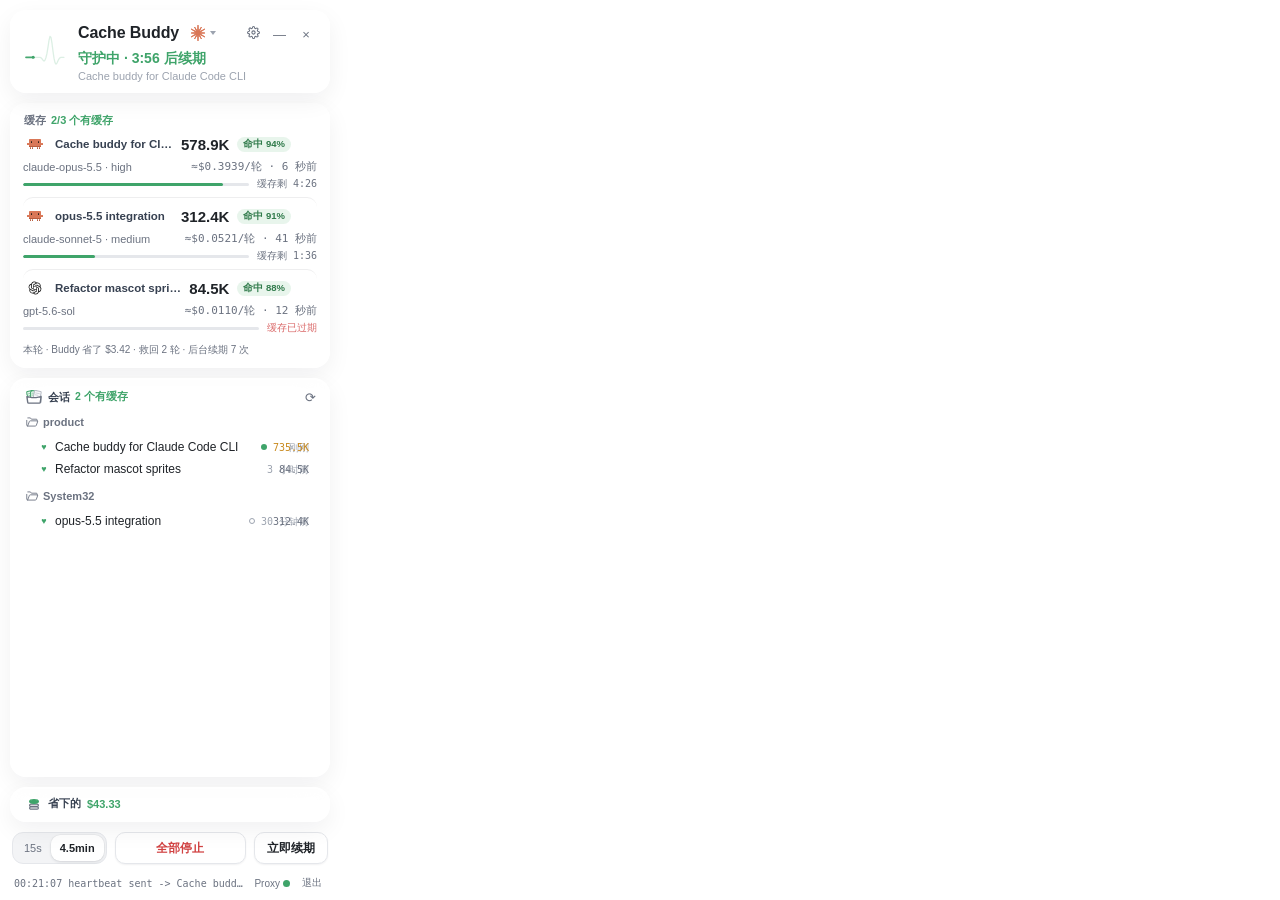
<file: cache-buddy-src/ui/cc_demo.html>
<!doctype html>
<!-- Claude Code panel preview without pywebview: loads the real index.html
     page in an iframe-free way by mocking window.pywebview.api.
     Open via `python -m http.server 8765` in ui/, ?mode=guarding|held|loading -->
<html lang="en">

<head>
  <meta charset="utf-8">
  <title>Cache Buddy CC demo</title>
  <link rel="stylesheet" href="app.css">
</head>

<body class="v-panel">
  <script>
  (() => {
    const q = new URLSearchParams(location.search);
    const mode = q.get("mode") || "guarding";
    const now = Date.now() / 1000;
    // renewals on the shared timeline: a real turn, then heartbeats
    const renews = [now - 1150, now - 880, now - 610, now - 340, now - 3];
    // three guarded sessions, each with its own model mark and state
    const tracks = [
      { sid: "9b45", title: "Cache buddy for Claude Code CLI", role: "single",
        model: "claude-opus-5.5", family: "claude", read: 578900, hit: 94,
        age_s: 6, cache_left: 266, cost: 0.3939, nocache_cost: 1.4500,
        this_cycle: true, effort: "high", hb: 4, renews, mode: "guarding" },
      { sid: "5162", title: "opus-5.5 integration", role: "single",
        model: "claude-sonnet-5", family: "claude", read: 312400, hit: 91,
        age_s: 41, cache_left: 96, cost: 0.0521, nocache_cost: 0.4100,
        this_cycle: true, effort: "medium", hb: 2,
        renews: [now - 900, now - 620, now - 340], mode: "guarding" },
      { sid: "7c10", title: "Refactor mascot sprites", role: "single",
        model: "gpt-5.6-sol", family: "gpt", read: 84500, hit: 88,
        age_s: 12, cache_left: 0, cost: 0.0110, nocache_cost: 0.0900,
        this_cycle: true, effort: null, hb: 1,
        renews: [now - 640], mode: "busy" },
    ];
    // ?bk=devin: Devin's view — one Desktop session (otter) and two
    // run from the terminal (Devin CLI), which carry the "CLI" tag
    if (q.get("bk") === "devin") {
      tracks.length = 0;
      tracks.push(
        { sid: "rc", title: "Casual Greeting", role: "lead", source: "desktop",
          model: "swe-2-max", family: "devin", read: 16919, hit: 94,
          age_s: 40, cache_left: 238, cost: 0, nocache_cost: 0,
          this_cycle: true, hb: 0, renews: [now - 40], mode: "guarding" },
        { sid: "rt", title: "Greeting", role: "lead", source: "cli",
          model: "claude-sonnet-5-5-medium", family: "claude", read: 18892,
          hit: 99, age_s: 75, cache_left: 205, cost: 0.0213, nocache_cost: 0.21,
          this_cycle: true, hb: 2, renews: [now - 600, now - 330, now - 75],
          mode: "guarding" },
        { sid: "fx", title: "Fix flaky login test", role: "lead",
          source: "cli", model: "gpt-6-astra-medium", family: "gpt",
          read: 64200, hit: 91, age_s: 20, cache_left: 280, cost: 0.071,
          nocache_cost: 0.64, this_cycle: true, hb: 0, renews: [now - 20],
          mode: "none", guarded: false });
      // &fusion=1: a Fusion session (Opus leads, SWE-2 is the sidekick)
      // both kept warm, plus a plain Gemini session
      if (q.get("fusion")) tracks.splice(0, tracks.length,
        { sid: "fu", title: "Refactor payment retries", role: "lead", source: "cli",
          model: "claude-opus-5-5-high", family: "claude", read: 486200, hit: 98,
          age_s: 34, cache_left: 236, cost: 0.243, nocache_cost: 2.43,
          this_cycle: true, hb: 3, renews: [now - 900, now - 610, now - 320, now - 34],
          mode: "guarding" },
        { sid: "fu", title: "", role: "sidekick", source: "cli",
          model: "swe-2-high", family: "devinmark", read: 128400, hit: 96,
          age_s: 51, cache_left: 219, cost: 0.0064, nocache_cost: 0.064,
          this_cycle: true, hb: 3, renews: [now - 880, now - 590, now - 300, now - 51],
          mode: "guarding" },
        { sid: "gm", title: "Write API docs", role: "lead", source: "cli",
          model: "gemini-4-argon-high", family: "gemini", read: 92300, hit: 93,
          age_s: 70, cache_left: 200, cost: 0.0231, nocache_cost: 0.23,
          this_cycle: true, hb: 1, renews: [now - 370, now - 70], mode: "guarding" });
    }
    // ?bk=droid: Factory's view — the guarded one runs from the CLI (CLI
    // tag); Desktop sessions are listed but never guarded (exec can't
    // renew them). Every row priced from the shared official price table
    if (q.get("bk") === "droid") {
      tracks.length = 0;
      tracks.push(
        { sid: "dr2", title: "remember the codeword PLUM", last_prompt: "Remember the codeword PLUM. Reply with exactly one word: ok",
          role: "lead", source: "cli", model: "gpt-6-luna", family: "gpt",
          read: 7549, hit: 99, age_s: 8, cache_left: 296, cost: 0.000093,
          nocache_cost: 0.000772, this_cycle: true, hb: 3,
          renews: [now - 900, now - 600, now - 300, now - 8],
          mode: "guarding" },
        { sid: "dr1", title: "PRD draft from the Linear backlog", last_prompt: "Help me draft a PRD: pull context from my backlog in Linear",
          role: "lead", source: "desktop", model: "claude-opus-5-5",
          family: "claude", read: 20841, hit: 96, age_s: 22, cache_left: 250,
          cost: 0.0123, nocache_cost: 0.0915, this_cycle: true, hb: 0,
          renews: [now - 22], mode: "none", guarded: false },
        { sid: "dr3", title: "Fix the flaky droid exec test", role: "lead",
          source: "desktop", model: "gpt-6-astra", family: "gpt", read: 131200,
          hit: 92, age_s: 41, cache_left: 259, cost: 0.2463,
          nocache_cost: 1.4271, this_cycle: true, hb: 0, renews: [now - 41],
          mode: "none", guarded: false });
    }
    // ?n=<count>: that many tracks (cut, or cycled with new sids) — to see
    // how the folded card's circles size with the session count
    const nWant = Number(q.get("n") || 0);
    if (nWant) {
      const base = tracks.slice();
      tracks.length = 0;
      for (let i = 0; i < nWant; i++) {
        const t = Object.assign({}, base[i % base.length]);
        t.sid = t.sid + "-" + i;
        t.cache_left = [262, 188, 0, 240, 96, 150, 30][i % 7];
        t.mode = t.cache_left ? (i === 1 ? "busy" : "guarding") : "none";
        tracks.push(t);
      }
    }
    // ?promo=1 (promo/render.py): every session healthy, none expired
    if (q.get("promo") && q.get("bk") !== "devin" && tracks[2])
      Object.assign(tracks[2], { cache_left: 188, mode: "guarding", age_s: 112 });
    const stopped = mode === "none";
    if (stopped) for (const t of tracks) {
      t.mode = "none"; t.guarded = false;
    }
    const qused = (q.get("qused") || "").split(",").filter(Boolean).map(Number);
    const state = {
      mode: stopped ? "none" : mode === "loading" || mode === "expired" ? mode : tracks[0].mode,
      reason: { held: "not_running", loading: "no_capture" }[mode] || "",
      target: stopped ? null
        : { sid: "9b45", title: tracks[0].title, count: tracks.length },
      status: "", left: "", due_in: mode === "guarding" ? 236 : null,
      idle_secs: 270, cdp: true, brand: "Cache Buddy",
      backend: q.get("bk") || "cc",
      backends: q.get("bk") === "devin" ? ["cc", "devin"]
        : q.get("bk") === "droid" ? ["cc", "devin", "droid"]
        : ["cc", "devin"],
      // the plan quota card, shaped like quota.py's real answers
      quota: q.get("bk") === "devin" ? {
        plan: "Pro", until: now + 10 * 86400, extra: 9.44, at: now - 40,
        stale: false, error: null, windows: [
          { key: "day", used: 0, resets_at: now + 9 * 3600 },
          { key: "week", used: 77, resets_at: now + 2.4 * 86400 }] }
        : q.get("bk") === "droid" ? {
        plan: "", until: null, extra: null, at: now - 40, stale: false,
        error: null, windows: [
          { key: "5h", core: false, used: 1, resets_at: now + 3.5 * 3600 },
          { key: "week", core: false, used: 1, resets_at: now + 6.3 * 86400 },
          { key: "month", core: false, used: 30, resets_at: now + 20 * 86400 }] }
        : null,
      link: { label: "Proxy", ok: true,
              title: "127.0.0.1:47821 \u2192 https://api.anthropic.com" },
      last_log: q.get("fusion") ? "20:31:07 sidekick swe-2-high ✓ read 128400" :
        "00:21:07 heartbeat sent -> Cache buddy for Claude Code CLI " +
        "\u2713 read 578900",
      guarded: mode === "loading" || stopped ? []
        : tracks.filter(t => t.guarded !== false).map(t => t.sid),
      // ?rescue=1: a rescue just happened (drives the real notice path)
      rescued: q.get("rescue") ? { sid: "9b45", title: tracks[0].title,
        usd: 2.86, at: now, seen: false } : null,
      cache: mode === "loading" ? null : {
        kind: stopped ? "\u4e0a\u8f6e" : "\u672c\u8f6e", saved: 3.42,
        waiting_first: false,
        rows: true, tracks, rescued: 2, buddy: true,
      },
      // this calendar month, made up: net Buddy savings per day
      ledger: (() => {
        const d0 = new Date();
        const ym = d0.toISOString().slice(0, 7);
        const n = new Date(d0.getFullYear(), d0.getMonth() + 1, 0).getDate();
        const seeds = [0, 1.2, 0, 3.4, 0.6, 0, 0, 2.1, 4.8, 1.1, 0, 0.3,
          2.6, 0, 0, 5.2, 1.9, 0.8, 0, 3.1, 0, 0, 1.4, 2.2, 0.5, 0, 3.9,
          1.7, 2.8, 2.63, 1.1];
        const days = [];
        for (let i = 1; i <= n; i++) {
          const day = ym + "-" + String(i).padStart(2, "0");
          const v = seeds[i - 1] || 0;
          days.push(v ? { day, net: v, saved: v + 0.4, hb_cost: 0.4,
            rescues: Math.ceil(v / 1.3), hb: 4 + i % 5,
            cache_saved: Math.round((60 + v * 30) * 100) / 100 }
            : { day, net: 0 });
        }
        return { month: ym, days, first: "2026-09" };
      })(),
    };
    // ?usage=1: the token card, from _usage_demo.json (real Tracker output)
    // ?usage=promo: made-up numbers for a promo shot (_usage_promo.json;
    // a missing period falls back to its week)
    if (q.get("usage")) fetch(q.get("usage") === "promo" ? "_usage_promo.json" : "_usage_demo.json")
      .then(r => r.json())
      .then(u => { const b = u[state.backend]; if (b) { b.day = b.day || b.week; b.month = b.month || b.week; }
        state.usage = b; }).catch(() => { });
    const CTX = { "9b45": 735546, "7c10": 84500, "5162": 312400,
      rc: 16919, rt: 18892, fx: 64200 };
    const item = (sid, title, ago, live, ready, source) => ({
      sid, title, last_activity: now - ago, live, ready, first_msg: "",
      ctx: CTX[sid] || null, source
    });
    // ?qused=64,92: override the windows' used % (see the rings warm)
    if (state.quota && qused.length)
      state.quota.windows.forEach((w, k) => { if (qused[k] != null) w.used = qused[k]; });
    const spaces = q.get("bk") === "devin" ? [      { type: "group", id: "d", name: "product", collapsed: false, items: [
        item("rc", "Casual Greeting", 40, false, false, "desktop"),
        item("ol2", "Otter mascot pass", 5 * 3600, false, false, "desktop")] },
      { type: "session", ...item("rt", "Greeting", 75, true, true, "cli") },
      { type: "session", ...item("fx", "Fix flaky login test", 20, true,
        false, "cli"), locked: q.get("lock") === "1" },
      { type: "session", ...item("ol", "Refactor otter sprites", 2 * 3600,
        false, false, "desktop") },
      { type: "session", ...item("lg", "A very long session title that " +
        "has to ellipsize before the tag", 26 * 3600, false, false, "cli") },
    ] : [
      { type: "group", id: "a", name: "product", collapsed: false, items: [
        item("9b45", "Cache buddy for Claude Code CLI", 5, true, true),
        item("7c10", "Refactor mascot sprites", 3 * 3600, false, false)] },
      { type: "group", id: "b", name: "System32", collapsed: false, items: [
        item("5162", "opus-5.5 integration", 1800, true, false)] },
    ];
    // ?many=1: three folders holding 14 sessions (the auto-fold rule)
    if (q.get("many")) spaces.splice(0, spaces.length,
      ...["alpha", "beta", "gamma"].map((g, j) => ({ type: "group", id: "m" + j,
        name: g, collapsed: false, items: Array.from({ length: [6, 5, 3][j] },
          (_, i) => item(g + i, g + " session " + (i + 1), (i + 1) * 900, false, false)) })));
    const settings = { lang: q.get("lang") || "zh", maint_min: 30 };   // ⚙
    window.pywebview = { api: new Proxy({
      state: async () => state, spaces: async () => spaces,
      rescan: async () => spaces,
      settings: async () => settings,
      set_setting: async (k, v) => (settings[k] = v, settings),
      // ?bk=droid: right-click -> carry to Devin (made-up numbers)
      carry_targets: async () => state.backend === "droid" ? ["devin"] : [],
      // signed in to A; &accts=1 leaves only A (no "Droid ▸" then)
      droid_accounts: async () => state.backend !== "droid" ? []
        : [{ org: "orgA", name: "A", current: true }]
          .concat(q.get("accts") === "1" ? [] : [{ org: "orgB", name: "B", current: false }]),
      droid_copy: () => new Promise(r => setTimeout(() => r(q.get("cfail")
        ? { error: "failed", detail: "disk full" } : { session_id: "copy-1" }), 1200)),
      carry_preview: async () => ({ after: { user_messages: 6, assistant_messages: 9,
        tool_calls: 14, tokens: 48200 }, trimmed_calls: 2,
        warnings: q.get("cwarn") ? [{ kind: "large" }] : [] }),
      // the window's height follows the page (_WinCtl.fit_panel): the
      // demo shows it as the panel's own height over a darker backdrop
      panel_fit: (h, ms) => {
        const p = document.getElementById("panel");
        p.style.transition = "height " + (ms || 150) + "ms cubic-bezier(.33,1,.68,1)";
        p.style.height = h ? h + "px" : "";
        // what's past the window's bottom edge: the desktop, not panel
        p.style.boxShadow = h ? "0 0 0 9999px #2B2F36" : "";
        document.body.dataset.fit = h;
      },
    }, { get: (t, k) => t[k] || (() => null) }) };
  })();
  </script>
  <script>
    // borrow the real panel markup + scripts, then boot like pywebview does
    const load = src => new Promise(r => {
      const s = document.createElement("script"); s.src = src; s.onload = r;
      document.body.appendChild(s);
    });
    fetch("index.html").then(r => r.text()).then(async html => {
      const doc = new DOMParser().parseFromString(html, "text/html");
      doc.querySelectorAll("script").forEach(s => s.remove());
      document.body.insertAdjacentHTML("afterbegin", doc.body.innerHTML);
      await load("ecg.js"); await load("mascots.js");
      await load("app.js");
      window.dispatchEvent(new Event("pywebviewready"));
      setView(new URLSearchParams(location.search).get("view") || "panel",
        "right");
      if (new URLSearchParams(location.search).get("menu")) setTimeout(() => document.getElementById("hkBtn").click(), 300);
      // ?measure=1: write each card's box into <body data-m>, for --dump-dom.
      // Headless Edge has a minimum window width, so pin the page to the
      // real panel's 340px first or nothing ever has to wrap.
      if (new URLSearchParams(location.search).get("measure") ||
          new URLSearchParams(location.search).get("w340")) {
        const pin = document.createElement("style");
        pin.textContent = "html,body{width:340px!important;max-width:340px!important}";
        document.head.appendChild(pin);
      }
      if (new URLSearchParams(location.search).get("measure")) setTimeout(() => {
        const r = id => { const b = document.getElementById(id).getBoundingClientRect();
          return id + "=" + Math.round(b.top) + "+" + Math.round(b.height); };
        const balls = [...document.querySelectorAll(".cball")].map(b => {
          const x = b.getBoundingClientRect(); return Math.round(x.top) + "/" + Math.round(x.width); });
        const fb = document.getElementById("cacheFold").getBoundingClientRect();
        const xs = [...document.querySelectorAll(".cball")].map(b => {
          const x = b.getBoundingClientRect(); return Math.round(x.left) + "-" + Math.round(x.right); });
        document.body.dataset.x = "fold=" + Math.round(fb.left) + "-" + Math.round(fb.right) +
          " panelW=" + Math.round(document.getElementById("panel").getBoundingClientRect().width) +
          " x=" + xs.join(",");
        document.body.dataset.m = ["head", "quotaCard", "cacheCard", "cacheHead",
          "cacheFold", "sessCard", "saveCard", "controls"].map(r).join(" ") + " balls=" + balls.join(",");
      }, 1500);
      // ?fold=1: cache card folded (what it keeps: summary + dots)
      if (new URLSearchParams(location.search).get("fold"))
        setTimeout(() => document.getElementById("cacheHead").click(), 500);
      // ?hover=<i>: simulate hover on circle i (for screenshots)
      const hoverIdx = new URLSearchParams(location.search).get("hover");
      if (hoverIdx !== null) setTimeout(() => {
        const box = document.getElementById("cacheFold");
        if (!box) return;
        const balls = [...box.querySelectorAll(".cball")];
        const idx = parseInt(hoverIdx);
        const fakeT = S && S.cache && S.cache.tracks && S.cache.tracks[idx]
          ? S.cache.tracks[idx]
          : {title:"remember the codeword PLUM",model:"gpt-6-luna",
             last_prompt:"Remember the codeword PLUM. Reply with exactly one word: ok"};
        if (balls[idx]) foldHoverIn(box, balls[idx], idx, fakeT);
      }, 1800);
      // ?roll=<ms>: freeze the name roll at that point. Pause it BEFORE
      // renderTree, so the rows paint at their --rd offset instead of
      // running to the end before the screenshot.
      const rollAt0 = new URLSearchParams(location.search).get("roll");
      if (rollAt0) setTimeout(() => {
        const st = document.createElement("style");
        st.textContent = ".stitle.roll>span{animation-play-state:paused!important}";
        document.head.appendChild(st);
        // top-level `let rollAt` in app.js is reachable by name from
        // another classic script, so no eval is needed
        rollAt = Date.now() - Number(rollAt0 || 0);
        renderTree();
      }, 600);
      // ?busy=quota|sess: hold the refresh animation mid-flight
      const busyWhat = new URLSearchParams(location.search).get("busy");
      if (busyWhat) setTimeout(() => {
        const card = busyWhat === "quota" ? "quotaCard" : "sessCard";
        const btn = busyWhat === "quota" ? "btnQuota" : "btnRefresh";
        document.getElementById(card).classList.add("busy");
        document.getElementById(btn).classList.add("spinning");
        // hold both mid-flight, or a screenshot catches them at 0deg
        for (const st of document.styleSheets)
          try {
            for (const r of st.cssRules)
              if (r.animationName === "spin" || r.animationName === "qsweep")
                Object.assign(r.style, { animationDelay: "-.35s",
                  animationPlayState: "paused" });
          } catch (e) { }
      }, 400);
      // ?tok=1: the token card open (sessions folded to its head);
      // &tp=day|week|month: then pick that period (the thumb slides)
      if (new URLSearchParams(location.search).get("tok")) {
        setTimeout(() => document.getElementById("toTok").click(), 700);
        const tp = new URLSearchParams(location.search).get("tp");
        if (tp) setTimeout(() => tkGo(["day", "week", "month"].indexOf(tp)), 1300);
        // &tkdrag=X: the knob held and dragged to X px on the track (no
        // release: the shot shows it mid-drag, stretched by its speed)
        const tx = new URLSearchParams(location.search).get("tkdrag");
        if (tx !== null) setTimeout(() => {
          const d = document.getElementById("segTok"), r = d.getBoundingClientRect();
          const at = (type, x) => d.dispatchEvent(new PointerEvent(type, { bubbles: true,
            button: 0, pointerId: 1, clientX: r.left + x, clientY: r.top + 10 }));
          at("pointerdown", 40);
          const to = Number(tx);
          for (let k = 1; k <= 6; k++) setTimeout(() => at("pointermove", 40 + (to - 40) * k / 6), k * 16);
        }, 1400);
      }
      // ?tkflip=from,to,ms: one calendar flip, held at ms in (for a shot)
      const tf = new URLSearchParams(location.search).get("tkflip");
      if (tf) setTimeout(() => {
        const [f, t, ms] = tf.split(",").map(Number);
        tkFlip(f, t);
        for (const an of document.querySelector(".tkflap").getAnimations()) {
          an.pause(); an.currentTime = ms;
        }
      }, 1500);
      // ?htip=<day>: hover that day's savings square (its tooltip)
      const hd = new URLSearchParams(location.search).get("htip");
      if (hd) setTimeout(() => {
        const c = document.querySelectorAll("#heat .hc")[Number(hd) - 1];
        const r = c.getBoundingClientRect();
        c.dispatchEvent(new MouseEvent("mousemove", { bubbles: true,
          clientX: r.left + r.width / 2, clientY: r.top + r.height / 2 }));
      }, 1500);
      // ?open=<k>: click token row k (its detail unfolds)
      const openK = new URLSearchParams(location.search).get("open");
      if (openK !== null) setTimeout(() => {
        const r = document.querySelector('.tkrow[data-k="' + openK + '"]');
        if (r) r.click();
        // ?freeze=<ms>: hold every animation/transition that far in
        const fz = new URLSearchParams(location.search).get("freeze");
        if (fz) setTimeout(() => document.getAnimations()
          .forEach(an => an.pause()), Number(fz));
      }, Number(new URLSearchParams(location.search).get("at") || 1500));
      // ?flip=<ms>: press the mini chart, freeze that far into the roll
      const flipAt = new URLSearchParams(location.search).get("flip");
      if (flipAt) setTimeout(() => {
        document.getElementById("toTok").click();
        setTimeout(() => document.getAnimations().forEach(an => an.pause()), Number(flipAt));
      }, 1200);
      // ?fan=1: the folder's sheets as when hovered
      if (new URLSearchParams(location.search).get("fan")) {
        const st = document.createElement("style");
        st.textContent = ".fold3 .sh{transform:translate(calc(var(--x) * 1.5),-3px) rotate(calc(var(--r) * 1.6))!important}.fold3 .front{transform:scaleY(.92)!important}";
        document.head.appendChild(st);
      }
      // ?tip=<i>: hover chart column i (the white tooltip)
      const tipI = new URLSearchParams(location.search).get("tip");
      if (tipI !== null) setTimeout(() => {
        const c = document.querySelectorAll(".tkcol")[Number(tipI)];
        const b = c.getBoundingClientRect();
        c.dispatchEvent(new MouseEvent("mousemove", { bubbles: true,
          clientX: b.left + b.width / 2, clientY: b.bottom - 4 }));
      }, 2200);
      // ?period=day|week|month: press that period button
      const per = new URLSearchParams(location.search).get("period");
      if (per) setTimeout(() => document.querySelector('#segTok [data-p="' + per + '"]').click(), 1000);
      // ?launch=<sid>&lat=<ms>: select a row, press Start guard, freeze
      const lsid = new URLSearchParams(location.search).get("launch");
      if (lsid) setTimeout(() => {
        const r = document.querySelector('.sitem[data-sid="' + lsid + '"]');
        if (r) r.click();
        setTimeout(() => {
          document.getElementById("btnGuard").click();
          const lat = Number(new URLSearchParams(location.search).get("lat") || 0);
          if (lat) setTimeout(() => document.getAnimations().forEach(an => an.pause()), lat);
        }, 200);
      }, 1200);
      // ?qfold=1: the quota card folded to its one-window line;
      // &qtick=N: then skip ahead N windows; &qbusy=1: its ⟳ held running
      if (new URLSearchParams(location.search).get("qfold")) {
        setTimeout(() => document.getElementById("quotaHead").click(), 700);
        const qn = Number(new URLSearchParams(location.search).get("qtick") || 0);
        for (let k = 0; k < qn; k++)
          setTimeout(() => document.getElementById("quotaTick").click(), 900 + k * 700);
        if (new URLSearchParams(location.search).get("qbusy"))
          setTimeout(() => setBusy("quota", true), 1000);
      }
      // ?qmorph=P: the quota fold animation frozen at progress P (0..1);
      // with qfold=1 it's the unfold. The page clock stops for the shot.
      const qm = new URLSearchParams(location.search).get("qmorph");
      if (qm !== null) setTimeout(() => {
        const T = 1e6;
        performance.now = () => T;
        window.requestAnimationFrame = cb => setTimeout(() => cb(T + Number(qm) * MORPH_MS), 30);
        window.cancelAnimationFrame = id => clearTimeout(id);
        document.getElementById("quotaHead").click();
      }, 1800);
      // ?sfold=1: the sessions card folded (the window hugs the cards)
      if (new URLSearchParams(location.search).get("sfold"))
        setTimeout(() => document.getElementById("drum").click(), 600);
      // ?rmenu=1: right-click the first row; ?rmenu=2: and pick the target;
      // ?rmenu=acct: point at "Droid ▸" (bk=droid); ?rmenu=copy: pick account B
      const rm = new URLSearchParams(location.search).get("rmenu");
      if (rm) setTimeout(() => {
        const r = document.querySelector(".sitem");
        const b = r.getBoundingClientRect();
        r.dispatchEvent(new MouseEvent("contextmenu", { bubbles: true,
          clientX: b.left + 60, clientY: b.top + 10 }));
        if (rm === "2") setTimeout(() => document.querySelector("#rowMenu button").click(), 400);
        if (rm === "acct" || rm === "copy") setTimeout(() => {
          const sub = document.querySelector("#rowMenu .hassub");
          if (sub) sub.dispatchEvent(new MouseEvent("mouseenter"));
          if (rm === "copy") setTimeout(() => document.querySelector("#acctMenu button").click(), 200);
        }, 400);
      }, 1400);
      // ?set=1: the ⚙ popover open
      if (new URLSearchParams(location.search).get("set")) setTimeout(() => document.getElementById("btnSet").click(), 600);
      // ?lock=1: the locked row scrolled into view, its Start guard pressed
      if (new URLSearchParams(location.search).get("lock")) setTimeout(() => {
        const r = document.querySelector('.sitem[data-sid="fx"]');
        r.scrollIntoView({ block: "center" }); r.click();
        document.getElementById("btnGuard").click();
      }, 600);
    });
  </script>
</body>

</html>
</file>
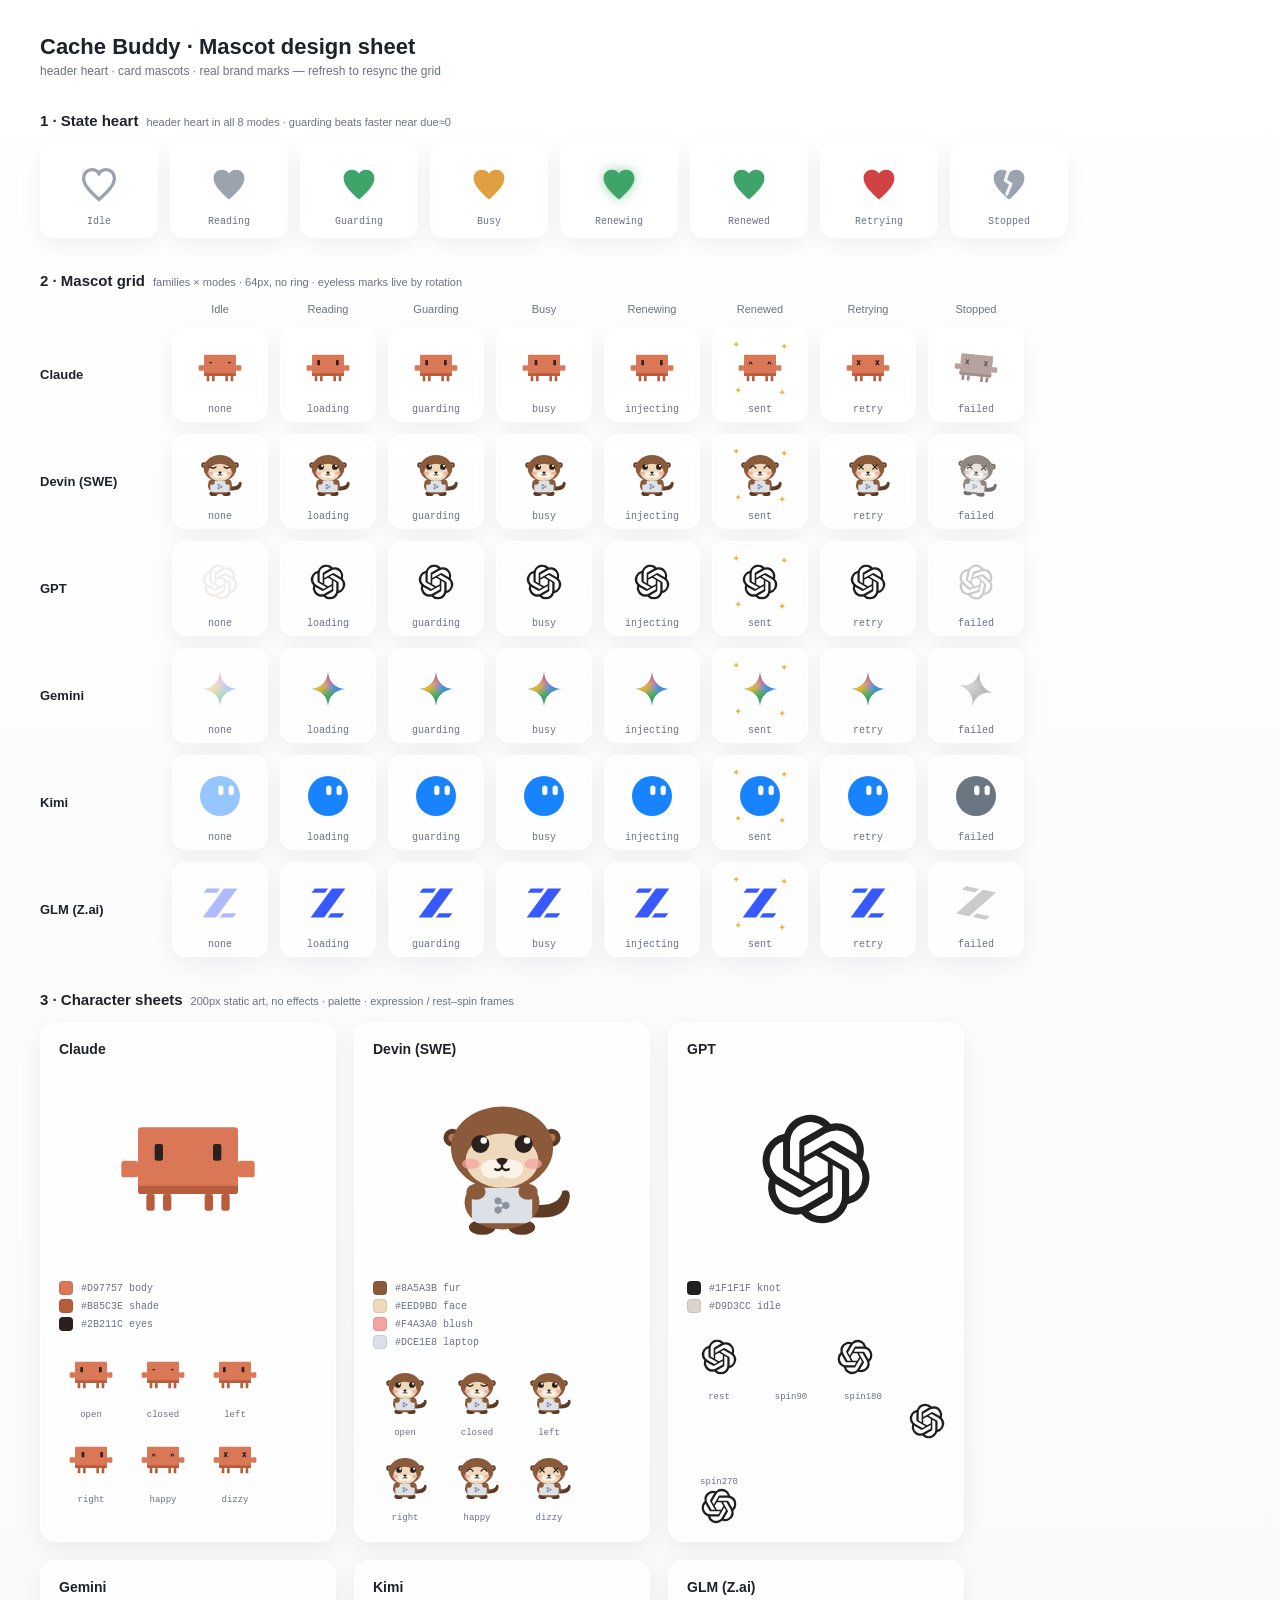
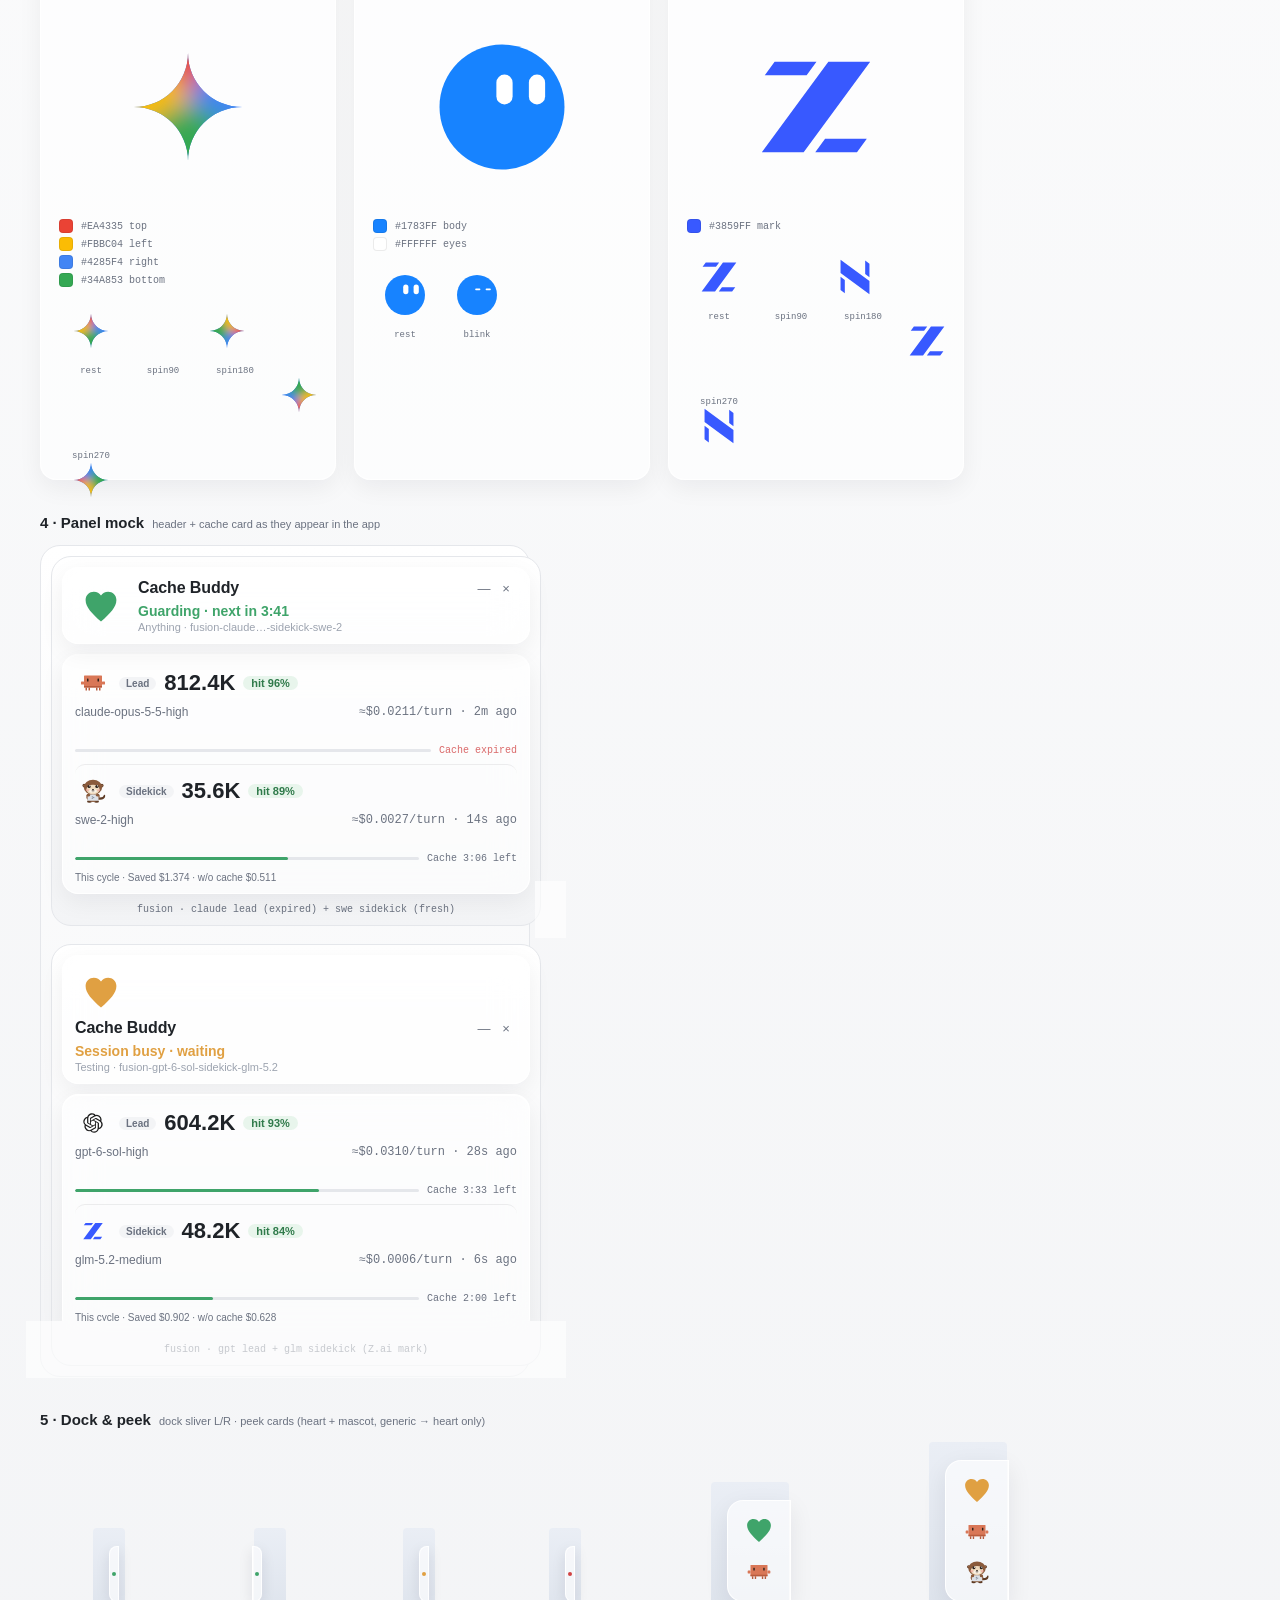
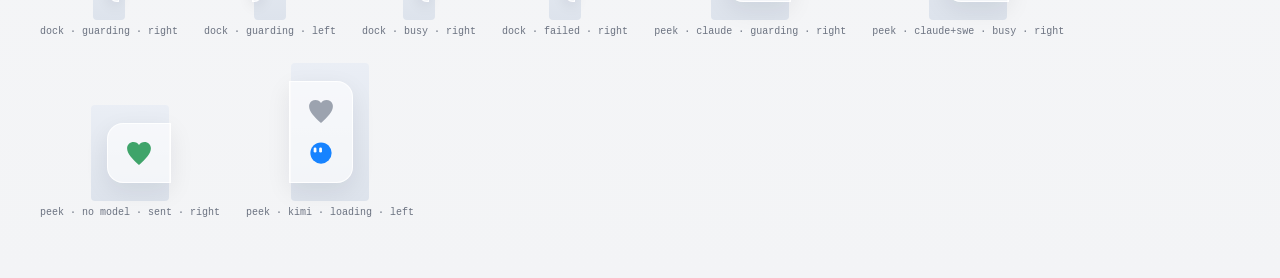
<file: cache-buddy-src/ui/design.html>
<!DOCTYPE html>
<html>

<head>
  <meta charset="utf-8">
  <link rel="stylesheet" href="app.css">
  <title>Cache Buddy · Mascot design sheet</title>
  <style>
    /* ---- design sheet only (app.css provides the white skin) ---- */
    html,
    body {
      overflow: auto;
      height: auto;
    }

    body {
      background: linear-gradient(#FFFFFF, #F3F4F6);
    }

    .sheet {
      position: relative;
      z-index: 1;
      padding: 34px 40px 60px;
      max-width: 1340px;
      margin: 0 auto;
    }

    h1 {
      font-size: 22px;
      font-weight: 700;
      margin: 0 0 4px;
    }

    .sub {
      font-size: 12px;
      color: #6B7280;
      margin-bottom: 26px;
    }

    h2 {
      font-size: 15px;
      font-weight: 700;
      margin: 34px 0 14px;
    }

    h2 small {
      font-weight: 400;
      color: #6B7280;
      font-size: 11px;
      margin-left: 8px;
    }

    /* ------------- section 1: heart modes ------------- */
    .hgrid {
      display: grid;
      grid-template-columns: repeat(8, 118px);
      gap: 12px;
    }

    .hcell {
      background: rgba(255, 255, 255, .62);
      border: 1px solid rgba(255, 255, 255, .9);
      border-radius: 14px;
      box-shadow: 0 8px 24px rgba(16, 24, 40, .06);
      display: flex;
      flex-direction: column;
      align-items: center;
      padding: 14px 0 10px;
    }

    .hcell .mode {
      font-size: 10px;
      color: #6B7280;
      margin-top: 6px;
      font-family: "Cascadia Mono","Cascadia Code",Consolas,monospace;
    }

    .hstage {
      position: relative;
      width: 52px;
      height: 52px;
      display: flex;
      align-items: center;
      justify-content: center;
    }

    /* ------------- section 2: mascot grid ------------- */
    .grid {
      display: grid;
      grid-template-columns: 120px repeat(8, 96px);
      gap: 12px;
      align-items: center;
    }

    .growlab {
      font-size: 13px;
      font-weight: 700;
    }

    .cell {
      background: rgba(255, 255, 255, .62);
      border: 1px solid rgba(255, 255, 255, .9);
      border-radius: 14px;
      box-shadow: 0 8px 24px rgba(16, 24, 40, .06);
      display: flex;
      flex-direction: column;
      align-items: center;
      padding: 8px 0 6px;
    }

    .cell .mascot {
      position: relative;
      width: 64px;
      height: 64px;
    }

    .cell .mode {
      font-size: 10px;
      color: #6B7280;
      margin-top: 4px;
      font-family: "Cascadia Mono","Cascadia Code",Consolas,monospace;
    }

    .gheadlab {
      font-size: 11px;
      color: #6B7280;
      text-align: center;
    }

    /* ------------- section 3: 形象原稿 ------------- */
    .sheets {
      display: flex;
      flex-wrap: wrap;
      gap: 18px;
    }

    .famcard {
      background: rgba(255, 255, 255, .62);
      border: 1px solid rgba(255, 255, 255, .9);
      border-radius: 16px;
      box-shadow: 0 8px 24px rgba(16, 24, 40, .06);
      padding: 18px;
      width: 296px;
      display: flex;
      flex-direction: column;
      gap: 12px;
    }

    .famcard .fname {
      font-size: 14px;
      font-weight: 700;
    }

    /* static art only — no .fx layer, no mode class */
    .famcard .big {
      width: 200px;
      height: 200px;
      align-self: center;
      position: relative;
    }

    .famcard .big .art {
      width: 200px;
      height: 200px;
    }

    .swatches {
      display: flex;
      flex-direction: column;
      gap: 4px;
    }

    .sw {
      display: flex;
      align-items: center;
      gap: 8px;
      font-size: 10px;
      font-family: "Cascadia Mono","Cascadia Code",Consolas,monospace;
      color: #6B7280;
    }

    .sw i {
      width: 14px;
      height: 14px;
      border-radius: 4px;
      border: 1px solid rgba(0, 0, 0, .08);
      flex-shrink: 0;
    }

    .variants {
      display: flex;
      flex-wrap: wrap;
      gap: 8px;
    }

    .vchip {
      display: flex;
      flex-direction: column;
      align-items: center;
      gap: 3px;
    }

    .vchip .mascot {
      position: relative;
      width: 64px;
      height: 64px;
      flex-shrink: 0;
    }

    .vchip span {
      font-size: 9px;
      color: #6B7280;
      font-family: "Cascadia Mono","Cascadia Code",Consolas,monospace;
    }

    /* 原稿 + thumbnails are still frames: kill all mascot animation */
    .mz-still .art,
    .mz-still .art *,
    .mz-still .fx,
    .mz-still .fx * {
      animation: none !important;
    }

    /* ------------- section 4: panel mock ------------- */
    #mock {
      display: flex;
      gap: 18px;
      flex-wrap: wrap;
    }

    .mock {
      width: 490px;
      padding: 10px;
      display: flex;
      flex-direction: column;
      gap: 10px;
      border-radius: 20px;
      background: linear-gradient(#FFFFFF, #F3F4F6);
      border: 1px solid #E5E7EB;
    }

    .mock .card {
      pointer-events: none;
    }

    .mocklab {
      font-size: 10px;
      color: #6B7280;
      font-family: "Cascadia Mono","Cascadia Code",Consolas,monospace;
      text-align: center;
    }

    /* ------------- section 5: dock sliver + peek ------------- */
    .nubrow {
      display: flex;
      gap: 26px;
      align-items: flex-end;
      flex-wrap: wrap;
    }

    .ncell {
      display: flex;
      flex-direction: column;
      align-items: center;
      gap: 6px;
    }

    .ncell .lab {
      font-size: 10px;
      color: #6B7280;
      font-family: "Cascadia Mono","Cascadia Code",Consolas,monospace;
    }

    .dockwrap,
    .peekwrap {
      background: linear-gradient(#EAEEF5, #DDE3EC);
      border-radius: 4px;
      padding: 18px 16px;
      display: flex;
      align-items: center;
    }

    /* dock sliver at true size: 10x56, edge corners square */
    .ddock {
      width: 10px;
      height: 56px;
      background: rgba(255, 255, 255, .62);
      border: 1px solid rgba(255, 255, 255, .9);
      box-shadow: 0 4px 14px rgba(16, 24, 40, .10);
      display: flex;
      align-items: center;
      justify-content: center;
      flex-shrink: 0;
    }

    .ddock.right {
      border-radius: 8px 0 0 8px;
      margin-right: -18px;
    }

    .ddock.left {
      border-radius: 0 8px 8px 0;
      margin-left: -18px;
    }

    .ddock i {
      width: 4px;
      height: 4px;
      border-radius: 50%;
      background: #9CA3AF;
    }

    /* peek card: heart ~34px + mascot ~40px, edge corners square */
    .dpeek {
      width: 64px;
      background: rgba(255, 255, 255, .62);
      border: 1px solid rgba(255, 255, 255, .9);
      box-shadow: 0 8px 24px rgba(16, 24, 40, .08);
      display: flex;
      flex-direction: column;
      align-items: center;
      justify-content: center;
      gap: 8px;
      padding: 12px 0;
      flex-shrink: 0;
    }

    .dpeek.right {
      border-radius: 16px 0 0 16px;
      margin-right: -18px;
    }

    .dpeek.left {
      border-radius: 0 16px 16px 0;
      margin-left: -18px;
    }

    .dpeek .heart {
      width: 34px;
      height: 34px;
    }

    .dpeek .mascot {
      width: 34px;
      height: 34px;
      position: relative;
    }

    .dpeek .mstack {
      display: flex;
      flex-direction: column;
      align-items: center;
      gap: 6px;
    }
  </style>
</head>

<body>

  <div class="sheet">
    <h1>Cache Buddy · Mascot design sheet</h1>
    <div class="sub">header heart · card mascots · real brand marks — refresh to resync the grid</div>

    <h2>1 · State heart<small>header heart in all 8 modes · guarding beats faster near due≈0</small></h2>
    <div class="hgrid" id="hgrid"></div>

    <h2>2 · Mascot grid<small>families × modes · 64px, no ring · eyeless marks live by rotation</small></h2>
    <div class="grid" id="grid"></div>

    <h2>3 · Character sheets<small>200px static art, no effects · palette · expression / rest–spin frames</small></h2>
    <div class="sheets" id="sheets"></div>

    <h2>4 · Panel mock<small>header + cache card as they appear in the app</small></h2>
    <div class="mock" id="mock"></div>

    <h2>5 · Dock & peek<small>dock sliver L/R · peek cards (heart + mascot, generic → heart only)</small></h2>
    <div class="nubrow" id="nubs"></div>
  </div>

  <script src="mascots.js"></script>
  <script>
    const FAMS = [
      ["claude", "Claude"],
      ["devin", "Devin (SWE)"],
      ["gpt", "GPT"],
      ["gemini", "Gemini"],
      ["kimi", "Kimi"],
      ["glm", "GLM (Z.ai)"],
    ];
    const FAST = location.search.includes("fast");   // ?fast=1: spin 4s
    const MODES = ["none", "loading", "guarding", "busy", "injecting", "sent",
      "retry", "failed"];
    const MLABEL = {
      none: "Idle", loading: "Reading", guarding: "Guarding",
      busy: "Busy", injecting: "Renewing", sent: "Renewed",
      retry: "Retrying", failed: "Stopped"
    };
    const HEART_SVG =
      '<svg class="heart" viewBox="0 0 24 24">' +
      '<path class="hf" d="M12 20.5 C7 16 3.6 12.6 3.6 8.7 C3.6 6 5.7 4.2 8.1 4.2 C9.8 4.2 11.2 5 12 6.3 C12.8 5 14.2 4.2 15.9 4.2 C18.3 4.2 20.4 6 20.4 8.7 C20.4 12.6 17 16 12 20.5 Z"/>' +
      '<path class="crack" d="M11.5 5.5 L10 10 L13 12 L10.8 17.5"/></svg>';
    /* ---- section 1: heart in every mode.  app.css scopes its heart rules
       to body.m-*; the sheet wraps each heart in a .m-<mode> container, so
       clone the needed rules here scoped to .hcell/.hstage instead. */
    const hstyle = document.createElement("style");
    hstyle.textContent = `
      .m-guarding .hf { fill: #3FA46A; }
      .m-guarding .heart { animation: hb-beat var(--hr,1s) infinite; transform-origin:50% 55%; }
      .m-busy .hf { fill: #E0A042; }
      .m-busy .heart { animation: hb-calm 1.8s ease-in-out infinite; transform-origin:50% 55%; }
      .m-injecting .hf { fill: #3FA46A; }
      .m-injecting .heart { animation: hb-strong .7s ease-in-out infinite; transform-origin:50% 55%;
        filter: drop-shadow(0 0 6px rgba(63,166,106,.55)); }
      .m-sent .hf { fill: #3FA46A; }
      .m-sent .heart { animation: hb-pop 1.4s ease-in-out infinite; transform-origin:50% 55%; }
      .m-loading .hf { fill: #9CA3AF; }
      .m-loading .heart { animation: hb-faint 2.6s ease-in-out infinite; transform-origin:50% 55%; }
      .m-retry .hf { fill: #D14343; }
      .m-retry .heart { animation: hb-flicker .5s steps(2) infinite; }
      .m-none .hf { fill: none; stroke: #9CA3AF; stroke-width: 1.8; }
      .m-failed .hf { fill: #9CA3AF; }
      .m-failed .crack { display: block; }
    `;
    document.head.appendChild(hstyle);

    const hgrid = document.getElementById("hgrid");
    for (const mode of MODES) {
      const c = document.createElement("div");
      c.className = "hcell";
      c.innerHTML =
        `<div class="hstage m-${mode}">${HEART_SVG}</div>` +
        `<div class="mode">${MLABEL[mode]}</div>`;
      hgrid.appendChild(c);
    }

    /* ---- section 2: mascot grid ---- */
    const grid = document.getElementById("grid");
    grid.appendChild(document.createElement("div"));
    for (const m of MODES) {
      const h = document.createElement("div");
      h.className = "gheadlab"; h.textContent = MLABEL[m];
      grid.appendChild(h);
    }
    const cells = [];
    for (const [fam, label] of FAMS) {
      const r = document.createElement("div");
      r.className = "growlab"; r.textContent = label;
      grid.appendChild(r);
      for (const mode of MODES) {
        const c = document.createElement("div");
        c.className = "cell";
        c.innerHTML = '<div class="mascot"></div>' +
          `<div class="mode">${mode}</div>`;
        const inst = Mascots.create(c.querySelector(".mascot"),
          { family: fam, mode: mode, spinEvery: FAST ? 4000 : undefined });
        if (mode === "guarding") cells.push(inst);
        grid.appendChild(c);
      }
    }
    let due = 15;
    setInterval(() => {
      due = due <= 0 ? 15 : due - 1;
      for (const i of cells) i.setDue(due);
    }, 1000);

    /* ---- section 3: 形象原稿 ---- */
    const sheets = document.getElementById("sheets");
    const SPIN_FRAMES = ["rest", "spin90", "spin180", "spin270"];
    for (const [fam, label] of FAMS) {
      const eyed = Mascots.eyed(fam);
      const card = document.createElement("div");
      card.className = "famcard";
      const big = document.createElement("div");
      big.className = "big mascot mz-still f-" + fam + " e-open"; // static: no fx layer, no motion
      big.innerHTML = Mascots.art(fam, "open");
      card.innerHTML = `<div class="fname">${label}</div>`;
      card.appendChild(big);

      const sw = document.createElement("div");
      sw.className = "swatches";
      for (const [hex, name] of Mascots.swatches(fam))
        sw.innerHTML +=
          `<div class="sw"><i style="background:${hex}"></i>${hex} ${name}</div>`;
      card.appendChild(sw);

      const vs = document.createElement("div");
      vs.className = "variants";
      if (fam === "kimi") {
        // kimi has eyes but only blinks — show rest + blink frames
        for (const [v, expr] of [["rest", "open"], ["blink", "closed"]]) {
          const chip = document.createElement("div");
          chip.className = "vchip";
          const holder = document.createElement("div");
          holder.className = "mascot mz-still f-" + fam + " e-" + expr;
          holder.innerHTML = Mascots.art(fam, expr);
          chip.appendChild(holder);
          const lab = document.createElement("span");
          lab.textContent = v;
          chip.appendChild(lab);
          vs.appendChild(chip);
        }
      } else if (eyed) {
        for (const v of Mascots.exprs) {
          const chip = document.createElement("div");
          chip.className = "vchip";
          const holder = document.createElement("div");
          holder.className = "mascot mz-still f-" + fam + " e-" + v;
          holder.innerHTML = Mascots.art(fam, "open");
          chip.appendChild(holder);
          const lab = document.createElement("span");
          lab.textContent = v;
          chip.appendChild(lab);
          vs.appendChild(chip);
        }
      } else {
        // eyeless: rest pose + rotation frames at 90°/180°/270°
        for (const v of SPIN_FRAMES) {
          const deg = { rest: 0, spin90: 90, spin180: 180, spin270: 270 }[v];
          const chip = document.createElement("div");
          chip.className = "vchip";
          const holder = document.createElement("div");
          holder.className = "mascot mz-still f-" + fam;
          holder.innerHTML = Mascots.art(fam, "open");
          const mk = holder.querySelector(".mark");
          if (mk && deg) mk.setAttribute("transform", "rotate(" + deg + " 48 48)");
          chip.appendChild(holder);
          const lab = document.createElement("span");
          lab.textContent = v;
          chip.appendChild(lab);
          vs.appendChild(chip);
        }
      }
      card.appendChild(vs);
      sheets.appendChild(card);
    }

    /* ---- section 4: two-track cache cards (fusion = lead + sidekick) ---- */
    const mock = document.getElementById("mock");
    function trackHTML(role, model, read, hit, meta, barPct, leftTxt, expired) {
      const badge = { lead: "Lead", sidekick: "Sidekick" }[role] || "";
      return `<div class="track">
        <div class="crow">
          <div class="mascot tm-${role}-${model.split("-")[0]}" data-fam=""></div>
          ${badge ? `<span class="badge">${badge}</span>` : ""}
          <span class="big">${read}</span>
          <span class="pill">hit ${hit}%</span>
        </div>
        <div class="crow sub"><span class="tmodel">${model}</span><span class="tmeta">${meta}</span></div>
        <div class="crow cbarrow">
          <div class="cbar"><i style="width:${barPct}%;background:#3FA46A"></i></div>
          <span class="tleft mono${expired ? " expired" : ""}">${leftTxt}</span>
        </div>
      </div>`;
    }
    mock.innerHTML = `
      <div class="mock">
        <header class="card" id="head">
          <div class="stage"><div class="m-guarding" style="display:contents">${HEART_SVG}</div></div>
          <div class="hinfo">
            <div class="hrow">
              <span class="brand">Cache Buddy</span>
              <span class="hbtns"><button>—</button><button>×</button></span>
            </div>
            <div id="status" style="color:#3FA46A">Guarding · next in 3:41</div>
            <div id="target">Anything · fusion-claude…-sidekick-swe-2</div>
          </div>
        </header>
        <section class="card" id="cacheCard">
          ${trackHTML("lead", "claude-opus-5-5-high", "812.4K", 96,
      "≈$0.0211/turn · 2m ago", 0, "Cache expired", true)}
          ${trackHTML("sidekick", "swe-2-high", "35.6K", 89,
        "≈$0.0027/turn · 14s ago", 62, "Cache 3:06 left", false)}
          <div class="cfoot">This cycle · Saved $1.374 · w/o cache $0.511</div>
        </section>
        <div class="mocklab">fusion · claude lead (expired) + swe sidekick (fresh)</div>
      </div>
      <div class="mock">
        <header class="card">
          <div class="stage"><div class="m-busy" style="display:contents">${HEART_SVG}</div></div>
          <div class="hinfo">
            <div class="hrow">
              <span class="brand">Cache Buddy</span>
              <span class="hbtns"><button>—</button><button>×</button></span>
            </div>
            <div id="status" style="color:#E0A042">Session busy · waiting</div>
            <div id="target">Testing · fusion-gpt-6-sol-sidekick-glm-5.2</div>
          </div>
        </header>
        <section class="card">
          ${trackHTML("lead", "gpt-6-sol-high", "604.2K", 93,
          "≈$0.0310/turn · 28s ago", 71, "Cache 3:33 left", false)}
          ${trackHTML("sidekick", "glm-5.2-medium", "48.2K", 84,
            "≈$0.0006/turn · 6s ago", 40, "Cache 2:00 left", false)}
          <div class="cfoot">This cycle · Saved $0.902 · w/o cache $0.628</div>
        </section>
        <div class="mocklab">fusion · gpt lead + glm sidekick (Z.ai mark)</div>
      </div>`;
    for (const [sel, fam, mode] of [
      [".tm-lead-claude", "claude", "guarding"],
      [".tm-sidekick-swe", "devin", "guarding"],
      [".tm-lead-gpt", "gpt", "busy"],
      [".tm-sidekick-glm", "glm", "busy"],
    ])
      Mascots.create(mock.querySelector(sel), { family: fam, mode: mode });

    /* ---- section 5: dock slivers + peek cards ---- */
    const nubs = document.getElementById("nubs");
    for (const [mode, side] of [["guarding", "right"], ["guarding", "left"],
    ["busy", "right"], ["failed", "right"]]) {
      const c = document.createElement("div");
      c.className = "ncell";
      const w = document.createElement("div");
      w.className = "dockwrap";
      const d = document.createElement("div");
      d.className = "ddock " + side;
      const dot = document.createElement("i");
      dot.style.background = Mascots.colorOf(mode);
      d.appendChild(dot);
      w.appendChild(d);
      const lab = document.createElement("div");
      lab.className = "lab";
      lab.textContent = `dock · ${mode} · ${side}`;
      c.appendChild(w); c.appendChild(lab);
      nubs.appendChild(c);
    }
    // peek cards: heart + one mascot per cache track (generic -> skipped)
    for (const [fams, mode, side, lab2] of [
      [["claude"], "guarding", "right", "claude · guarding"],
      [["claude", "devin"], "busy", "right", "claude+swe · busy"],
      [[], "sent", "right", "no model · sent"],
      [["kimi"], "loading", "left", "kimi · loading"]]) {
      const c = document.createElement("div");
      c.className = "ncell";
      const w = document.createElement("div");
      w.className = "peekwrap";
      const d = document.createElement("div");
      d.className = "dpeek " + side;
      const hs = document.createElement("div");
      hs.className = "m-" + mode;
      hs.style.display = "contents";
      hs.innerHTML = HEART_SVG;
      d.appendChild(hs);
      if (fams.length) {
        const stack = document.createElement("div");
        stack.className = "mstack";
        for (const f of fams) {
          const m = document.createElement("div");
          m.className = "mascot";
          Mascots.create(m, {
            family: f, mode: mode, side: side,
            spinEvery: FAST ? 4000 : undefined
          });
          stack.appendChild(m);
        }
        d.appendChild(stack);
      }
      w.appendChild(d);
      const lab = document.createElement("div");
      lab.className = "lab";
      lab.textContent = "peek · " + lab2 + " · " + side;
      c.appendChild(w); c.appendChild(lab);
      nubs.appendChild(c);
    }
  </script>
</body>

</html>
</file>
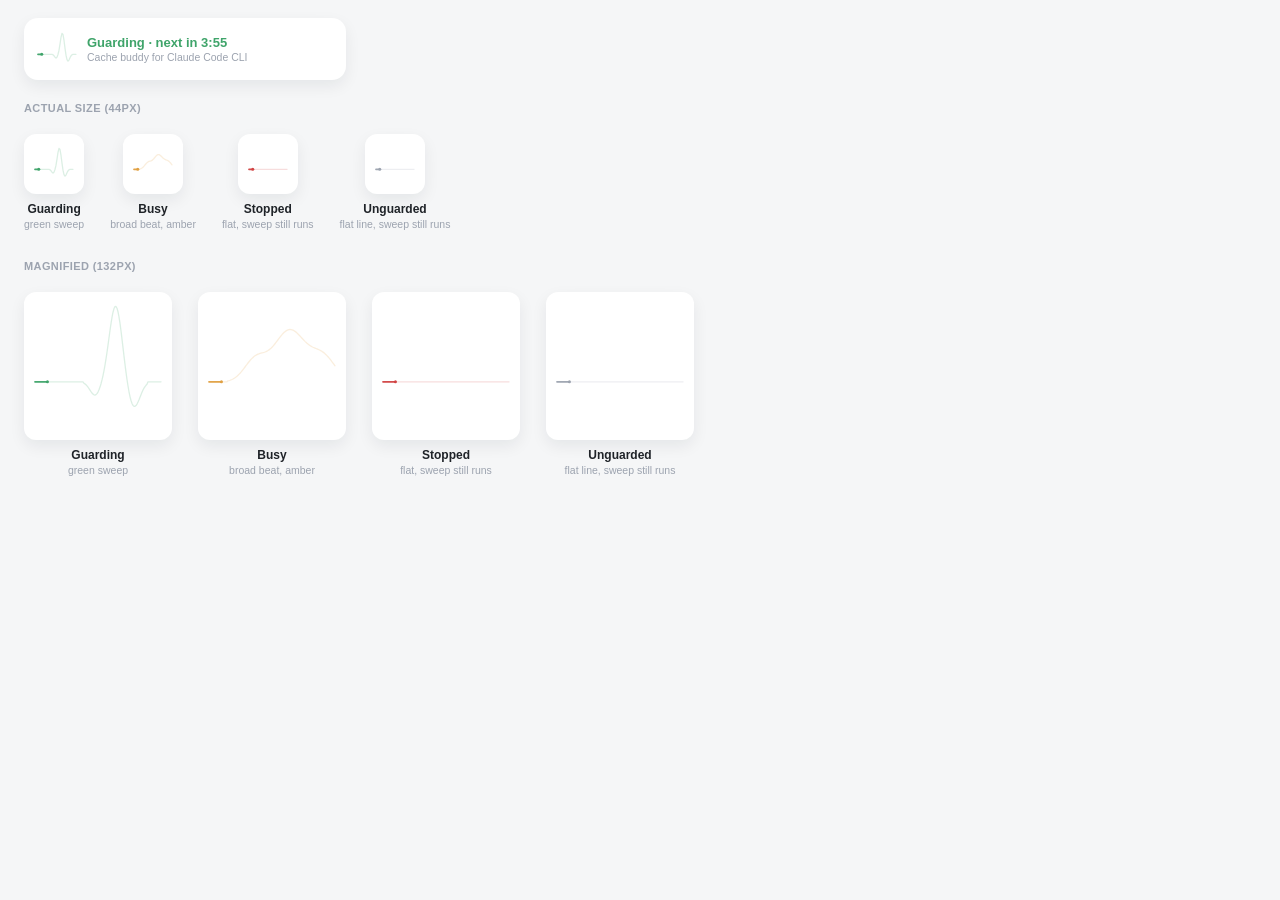
<file: cache-buddy-src/ui/ecg_demo.html>
<!doctype html>
<!-- ECG glyph preview: the small heartbeat cell at its real 44px size,
     plus magnified copies so the sweep and QRS are visible.
     python -m http.server 8765  in ui/  ->  /ecg_demo.html -->
<html lang="en">

<head>
  <meta charset="utf-8">
  <title>Cache Buddy — ECG preview</title>
  <style>
    html,
    body {
      margin: 0;
      background: #F5F6F7;
      font-family: "Segoe UI Variable Text", "Segoe UI", sans-serif;
      color: #1F2328;
    }

    .row {
      display: flex;
      align-items: flex-end;
      gap: 26px;
      padding: 20px 24px 8px;
    }

    .cell {
      text-align: center;
    }

    .cell .box {
      background: #fff;
      border-radius: 12px;
      padding: 8px;
      box-shadow: 0 6px 16px rgba(16, 24, 40, .07);
      display: inline-block;
      line-height: 0;
    }

    .cell h4 {
      margin: 8px 0 2px;
      font-size: 12px;
      font-weight: 600;
    }

    .cell p {
      margin: 0;
      font-size: 10.5px;
      color: #9CA3AF;
    }

    h3 {
      margin: 22px 24px 0;
      font-size: 11px;
      font-weight: 600;
      letter-spacing: .4px;
      color: #9CA3AF;
      text-transform: uppercase;
    }

    .hdr {
      display: flex;
      align-items: center;
      gap: 8px;
      margin: 18px 24px 0;
      padding: 9px 11px;
      width: 300px;
      background: #fff;
      border-radius: 14px;
      box-shadow: 0 6px 16px rgba(16, 24, 40, .07);
    }

    .hdr .t {
      font-size: 13px;
      font-weight: 600;
      color: #3FA46A;
    }

    .hdr .s {
      font-size: 10.5px;
      color: #9CA3AF;
      margin-top: 1px;
    }
  </style>
</head>

<body>
  <div class="hdr">
    <canvas id="inline" width="44" height="44"
      style="width:44px;height:44px"></canvas>
    <div>
      <div class="t">Guarding · next in 3:55</div>
      <div class="s">Cache buddy for Claude Code CLI</div>
    </div>
  </div>

  <h3>actual size (44px)</h3>
  <div class="row" id="row1"></div>

  <h3>magnified (132px)</h3>
  <div class="row" id="row2"></div>

  <script src="ecg.js"></script>
  <script>
    const STATES = [
      { id: "guard", label: "Guarding", note: "green sweep", color: "#3FA46A" },
      { id: "busy", label: "Busy", note: "broad beat, amber", color: "#E0A042", wave: "wide" },
      { id: "fail", label: "Stopped", note: "flat, sweep still runs", color: "#D14343", flat: true },
      { id: "dead", label: "Unguarded", note: "flat line, sweep still runs", color: "#9CA3AF", flat: true },
    ];

    /* a renewal every IDLE s, so the "landed beat" glow can be demoed */
    const IDLE = 12, T0 = Date.now() / 1000 - 5;
    const beats = [];
    for (let t = T0; t < T0 + 86400; t += IDLE) beats.push(t);

    const all = [];
    for (const box of ["row1", "row2"]) {
      const size = box === "row1" ? 44 : 132;
      for (const st of STATES) {
        const cell = document.createElement("div");
        cell.className = "cell";
        cell.innerHTML = '<div class="box"><canvas style="width:' + size +
          'px;height:' + size + 'px"></canvas></div><h4></h4><p></p>';
        cell.querySelector("h4").textContent = st.label;
        cell.querySelector("p").textContent = st.note;
        document.getElementById(box).appendChild(cell);
        all.push({
          ecg: new Ecg(cell.querySelector("canvas"), {
            size, color: st.color, flat: !!st.flat, wave: st.wave || "qrs",
            beats: st.id === "guard" ? beats : [],
          }),
          st,
        });
      }
    }
    const inline = new Ecg(document.getElementById("inline"),
      { size: 44, color: "#3FA46A", beats });

    function frame() {
      const now = Date.now() / 1000;
      for (const p of all) p.ecg.draw(now);
      inline.draw(now);
      requestAnimationFrame(frame);
    }
    frame();
  </script>
</body>

</html>
</file>
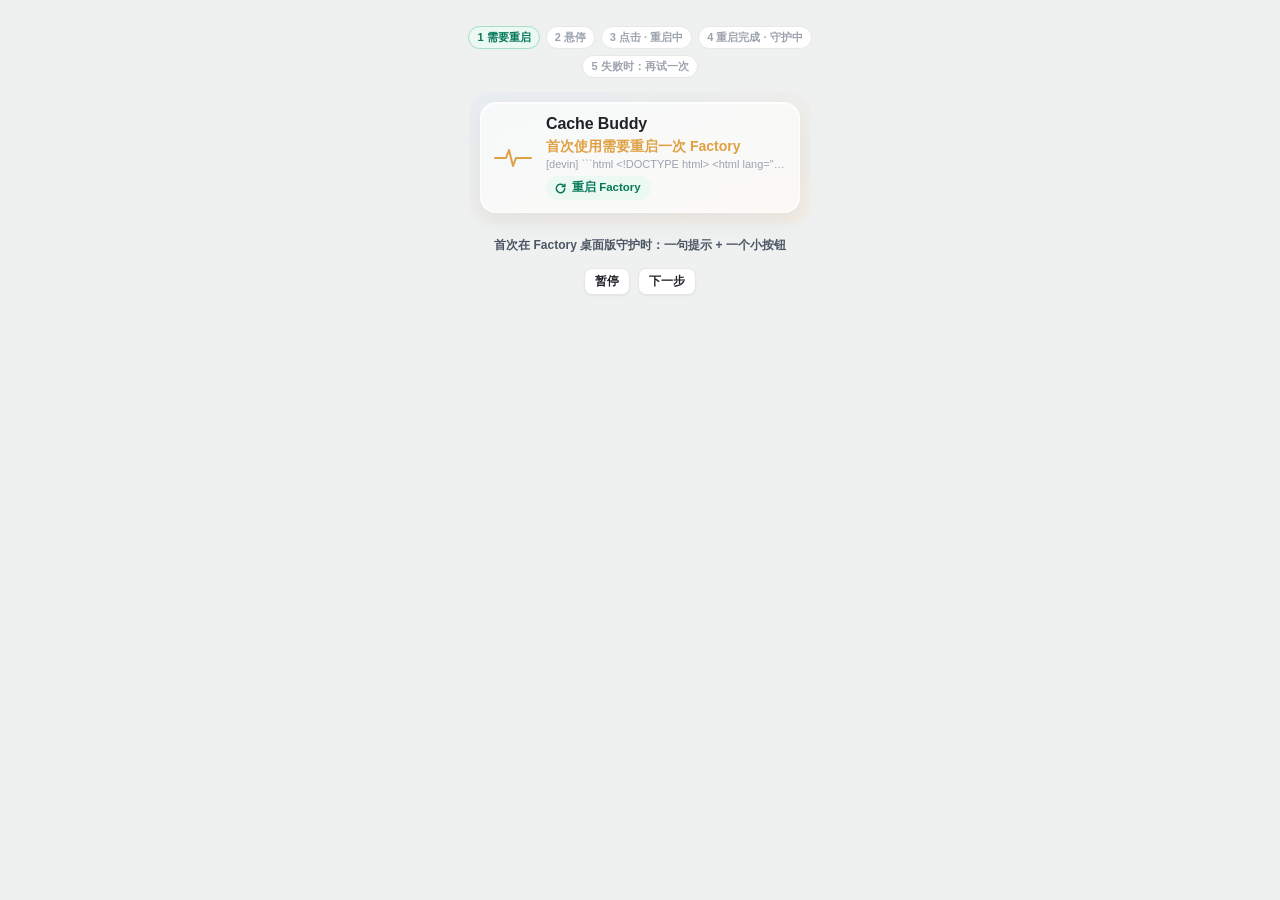
<file: cache-buddy-src/ui/fix_demo.html>
<!doctype html>
<!-- Demo of Droid Desktop's "restart Factory" flow (not loaded by the app):
     the panel's header card with the real app.css, played on a loop —
     needs restart -> hover -> restarting -> back to guarding, plus the
     retry state. Open in a browser. -->
<html lang="zh"><head><meta charset="utf-8"><title>重启 Factory · 动画演示</title>
<link rel="stylesheet" href="app.css">
<style>
html, body { height: auto; overflow: auto; background: #EEF1EF; }
.wrap { display: flex; flex-direction: column; align-items: center; gap: 14px; padding: 26px 16px; }
.stagebox { width: 340px; padding: 10px; border-radius: 18px;
  background: linear-gradient(160deg, #E9EEF2, #F3EEE6); }
#head { padding: 12px 12px 12px 10px; }
.ecgph { width: 44px; height: 44px; flex: none; display: grid; place-items: center; }
.ecgph svg { width: 40px; height: 30px; fill: none; stroke-width: 2; stroke-linecap: round; stroke-linejoin: round; }
.step { font: 600 12px "Segoe UI", "Microsoft YaHei UI", sans-serif; color: #4B5563; }
.steps { display: flex; gap: 6px; flex-wrap: wrap; justify-content: center; max-width: 380px; }
.steps b { font: 600 11px "Segoe UI", "Microsoft YaHei UI", sans-serif; padding: 3px 8px; border-radius: 999px;
  background: #fff; color: #9CA3AF; border: 1px solid #E5E7EB; transition: all .2s; }
.steps b.on { color: #047857; border-color: #A7DDC4; background: #ECF8F2; }
.cursor { position: absolute; width: 18px; height: 18px; pointer-events: none; z-index: 9;
  transition: left .6s cubic-bezier(.3,.8,.3,1), top .6s cubic-bezier(.3,.8,.3,1), opacity .3s; }
.cursor.press { transform: scale(.85); }
.ctl { display: flex; gap: 8px; }
.ctl button { font: 600 11.5px "Segoe UI", "Microsoft YaHei UI", sans-serif; padding: 5px 10px; cursor: pointer; }
</style></head><body>
<div class="wrap">
  <div class="steps" id="steps">
    <b>1 需要重启</b><b>2 悬停</b><b>3 点击 · 重启中</b><b>4 重启完成 · 守护中</b><b>5 失败时：再试一次</b>
  </div>
  <div class="stagebox" style="position:relative">
    <header class="card" id="head">
      <div class="ecgph"><svg viewBox="0 0 40 30"><path id="ecgLine" d="M2 15h11l3-8 4 16 3-8h15"/></svg></div>
      <div class="hinfo">
        <div class="hrow"><span class="brandrow"><span class="brand">Cache Buddy</span></span></div>
        <div id="status"></div>
        <div id="target">[devin] ```html &lt;!DOCTYPE html&gt; &lt;html lang="zh-CN"&gt;</div>
        <button id="fixBtn" hidden></button>
      </div>
    </header>
    <svg class="cursor" id="cur" viewBox="0 0 24 24" style="left:300px;top:150px;opacity:0">
      <path d="M4 2l15 10-7 1.5L8.5 21z" fill="#1F2328" stroke="#fff" stroke-width="1.4" stroke-linejoin="round"/>
    </svg>
  </div>
  <div class="step" id="cap"></div>
  <div class="ctl"><button id="pause">暂停</button><button id="next">下一步</button></div>
</div>
<script>
const ICON = '<svg viewBox="0 0 16 16" aria-hidden="true"><path d="M13.2 8a5.2 5.2 0 1 1-1.6-3.75"/><path d="M13.4 2.6v3.1h-3.1"/></svg>';
const $ = id => document.getElementById(id);
const b = $("fixBtn"), st = $("status"), cur = $("cur"), line = $("ecgLine");
let hover = false;

function pill(kind) {
  b.hidden = kind === "none";
  b.className = kind === "busy" ? "busy" : kind === "err" ? "err" : "";
  b.disabled = kind === "busy";
  b.innerHTML = kind === "busy" ? '<i class="fxbar"></i><span>重启中</span>'
    : ICON + "<span>" + (kind === "err" ? "再试一次" : "重启 Factory") + "</span>";
  setHover(hover);
}
function setHover(on) {                  // :hover can't be forced: same values inline
  hover = on;
  const svg = b.querySelector("svg");
  const ok = on && !b.disabled;
  const err = b.classList.contains("err");
  b.style.background = ok ? (err ? "#FBE8D8" : "#DDF3E8") : "";
  b.style.borderColor = ok ? (err ? "#E9A877" : "#6CC9A0") : "";
  if (svg) svg.style.transform = ok ? "rotate(-200deg)" : "";
}
function status(txt, col) { st.textContent = txt; st.style.color = col; line.style.stroke = col; }
function cursorTo(el, show = true) {
  const box = cur.parentElement.getBoundingClientRect(), r = el.getBoundingClientRect();
  cur.style.left = (r.left - box.left + r.width * .55) + "px";
  cur.style.top = (r.top - box.top + r.height * .45) + "px";
  cur.style.opacity = show ? 1 : 0;
}
function cursorAway() { cur.style.left = "300px"; cur.style.top = "150px"; cur.style.opacity = 0; }
let left = 20;
function guarding() { status("守护中 · " + Math.floor(left / 60) + ":" + String(left % 60).padStart(2, "0") + " 后续期", "#3FA46A"); }

const STEPS = [
  [2600, "首次在 Factory 桌面版守护时：一句提示 + 一个小按钮", () => {
    hover = false; cursorAway(); status("首次使用需要重启一次 Factory", "#E0A042"); pill("need"); }],
  [2200, "鼠标悬停：颜色加深，图标转半圈（不会再变白）", () => { cursorTo(b); setTimeout(() => setHover(true), 450); }],
  [3400, "点击后：状态变蓝，按钮变成进度条，期间不显示任何 CDP 报错", () => {
    cur.classList.add("press"); setTimeout(() => cur.classList.remove("press"), 160);
    setTimeout(() => { hover = false; status("正在重启 Factory…", "#5B8DD6"); pill("busy"); cursorAway(); }, 180); }],
  [3000, "重启完成：按钮消失，回到守护中", () => {
    pill("none"); left = 20; guarding(); }],
  [2800, "如果没能重启：按钮变橙色「再试一次」，悬停可看原因", () => {
    status("首次使用需要重启一次 Factory", "#E0A042"); pill("err"); }],
];
let i = 0, timer = null, paused = false;
function show(k) {
  i = k % STEPS.length;
  [...$("steps").children].forEach((e, j) => e.classList.toggle("on", j === i));
  $("cap").textContent = STEPS[i][1];
  STEPS[i][2]();
  clearTimeout(timer);
  if (!paused) timer = setTimeout(() => show(i + 1), STEPS[i][0]);
}
setInterval(() => { if (i === 3 && left > 0) { left--; guarding(); } }, 1000);
$("pause").onclick = () => { paused = !paused; $("pause").textContent = paused ? "继续" : "暂停"; if (!paused) show(i + 1); else clearTimeout(timer); };
$("next").onclick = () => show(i + 1);
[...$("steps").children].forEach((e, j) => e.onclick = () => show(j));
show(0);
</script></body></html>
</file>
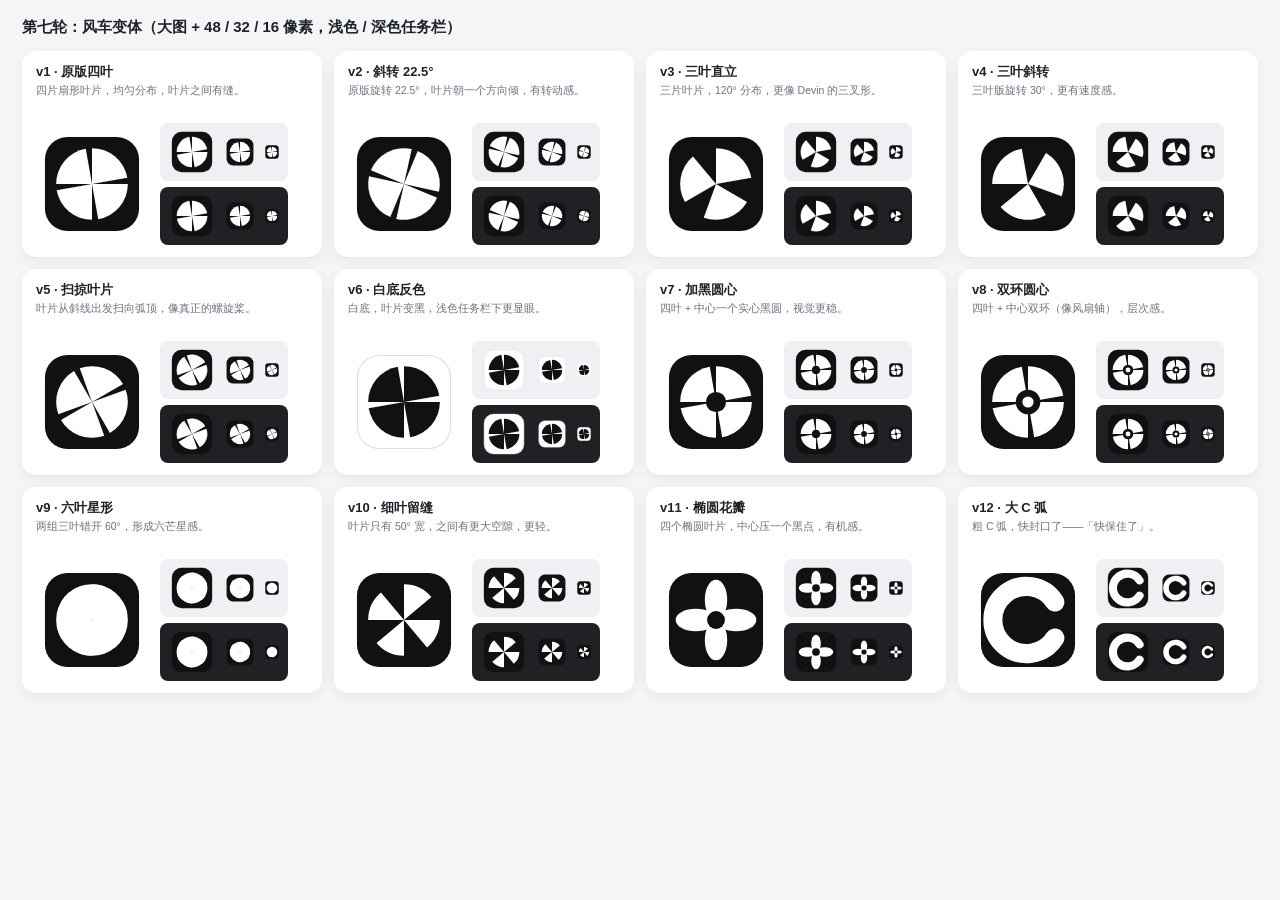
<file: cache-buddy-src/ui/icon_ideas.html>
<!doctype html>
<!-- Icon candidates for Cache Buddy, round 7: pinwheel variations -->
<html lang="zh"><head><meta charset="utf-8"><title>Cache Buddy 图标 · 第七轮</title>
<style>
body{margin:0;padding:18px 22px;background:#F4F5F7;font-family:"Segoe UI","Microsoft YaHei UI",sans-serif;color:#1F2328}
h1{font-size:15px;margin:0 0 14px}
.grid{display:grid;grid-template-columns:repeat(4,1fr);gap:12px}
.c{background:#fff;border-radius:14px;padding:12px 14px;box-shadow:0 4px 14px rgba(16,24,40,.06)}
.n{font-size:13px;font-weight:700}.d{font-size:10.5px;color:#6B7280;margin:2px 0 10px;line-height:1.45;min-height:30px}
.row{display:flex;align-items:center;gap:12px}
.sm{display:flex;flex-direction:column;gap:6px}
.strip{display:flex;align-items:center;gap:8px;padding:5px 8px;border-radius:8px}
.lt{background:#EEF0F3}.dk{background:#202124}
</style>
</head><body>
<h1>第七轮：风车变体（大图 + 48 / 32 / 16 像素，浅色 / 深色任务栏）</h1>
<svg width="0" height="0" style="position:absolute"><defs>

<!--
  Strategy: each blade is a filled triangle-ish wedge from center to two rim
  points that are ~80° apart (not 90°) so adjacent blades have a visible gap.

  For 4-blade (80° per blade, gap 10° between each):
    blade 0: from -50° to  30°  → 4 blades at offsets 0, 90, 180, 270
  rim points at r=32 from center (50,50):
    -50°  → (50+32·cos(-50°), 50+32·sin(-50°)) = (50+20.57, 50-24.51) = (70.57, 25.49)
     30°  → (50+32·cos( 30°), 50+32·sin( 30°)) = (50+27.71, 50+16.00) = (77.71, 66.00)
  Then rotate the whole group by 0/90/180/270.
  But simpler: just inline 4 blades using pre-computed angles.

  Blade spans: center=80°, gap=10°, start angles: 265°,355°,85°,175° (pointing up first)
  In SVG (y-axis down), 0°=east, 90°=south:
    blade pointing North: span from 260° to 340° (center 300°... wait)

  Simpler approach: define one blade and use <use> + rotate().
  One blade: from center, line to (50, 18) [top, 270° = north], arc 80° CW to
  the point 80° further CW, back to center.
  80° CW from 270° = 350° = (50+32·cos(350°·π/180), 50+32·sin(350°·π/180))
    = (50+31.52, 50-5.56) = (81.52, 44.44)
  Arc: large-arc=0 (80°<180°), sweep=1 (CW)
-->

<!-- Single blade template: center→top→arc 80°CW→center -->
<path id="blade4"
  d="M50,50 L50,18 A32,32,0,0,1,81.52,44.44 Z"/>

<!-- v1: original 4-blade, black tile, white blades, no rotation -->
<symbol id="v1" viewBox="0 0 100 100">
  <rect x="8" y="8" width="84" height="84" rx="20" fill="#111"/>
  <use href="#blade4" fill="#fff"/>
  <use href="#blade4" fill="#fff" transform="rotate(90,50,50)"/>
  <use href="#blade4" fill="#fff" transform="rotate(180,50,50)"/>
  <use href="#blade4" fill="#fff" transform="rotate(270,50,50)"/>
</symbol>

<!-- v2: 4-blade rotated 22.5° for spin -->
<symbol id="v2" viewBox="0 0 100 100">
  <rect x="8" y="8" width="84" height="84" rx="20" fill="#111"/>
  <g transform="rotate(22.5,50,50)">
    <use href="#blade4" fill="#fff"/>
    <use href="#blade4" fill="#fff" transform="rotate(90,50,50)"/>
    <use href="#blade4" fill="#fff" transform="rotate(180,50,50)"/>
    <use href="#blade4" fill="#fff" transform="rotate(270,50,50)"/>
  </g>
</symbol>

<!-- v3: 3-blade, 80° per blade, gap ~40°
  blade from 270° to 350° (same as blade4), then rotate 0/120/240 -->
<symbol id="v3" viewBox="0 0 100 100">
  <rect x="8" y="8" width="84" height="84" rx="20" fill="#111"/>
  <use href="#blade4" fill="#fff"/>
  <use href="#blade4" fill="#fff" transform="rotate(120,50,50)"/>
  <use href="#blade4" fill="#fff" transform="rotate(240,50,50)"/>
</symbol>

<!-- v4: 3-blade rotated 30° -->
<symbol id="v4" viewBox="0 0 100 100">
  <rect x="8" y="8" width="84" height="84" rx="20" fill="#111"/>
  <g transform="rotate(30,50,50)">
    <use href="#blade4" fill="#fff"/>
    <use href="#blade4" fill="#fff" transform="rotate(120,50,50)"/>
    <use href="#blade4" fill="#fff" transform="rotate(240,50,50)"/>
  </g>
</symbol>

<!-- v5: swept-back 4-blade — each blade starts 20° ahead of cardinal axis
  start at 250° (= 270°-20°), arc 80° CW to 330°
  250° → (50+32·cos(250°·π/180), 50+32·sin(250°·π/180))
       = (50-10.94, 50-30.07) = (39.06, 19.93)
  330° → (50+32·cos(330°·π/180), 50+32·sin(330°·π/180))
       = (50+27.71, 50-16.00) = (77.71, 34.00)
-->
<path id="blade4s" d="M50,50 L39.06,19.93 A32,32,0,0,1,77.71,34.00 Z"/>
<symbol id="v5" viewBox="0 0 100 100">
  <rect x="8" y="8" width="84" height="84" rx="20" fill="#111"/>
  <use href="#blade4s" fill="#fff"/>
  <use href="#blade4s" fill="#fff" transform="rotate(90,50,50)"/>
  <use href="#blade4s" fill="#fff" transform="rotate(180,50,50)"/>
  <use href="#blade4s" fill="#fff" transform="rotate(270,50,50)"/>
</symbol>

<!-- v6: white tile, black blades -->
<symbol id="v6" viewBox="0 0 100 100">
  <rect x="8.5" y="8.5" width="83" height="83" rx="19.5" fill="#fff" stroke="#DADDE2"/>
  <use href="#blade4" fill="#111"/>
  <use href="#blade4" fill="#111" transform="rotate(90,50,50)"/>
  <use href="#blade4" fill="#111" transform="rotate(180,50,50)"/>
  <use href="#blade4" fill="#111" transform="rotate(270,50,50)"/>
</symbol>

<!-- v7: 4-blade + black dot at center -->
<symbol id="v7" viewBox="0 0 100 100">
  <rect x="8" y="8" width="84" height="84" rx="20" fill="#111"/>
  <use href="#blade4" fill="#fff"/>
  <use href="#blade4" fill="#fff" transform="rotate(90,50,50)"/>
  <use href="#blade4" fill="#fff" transform="rotate(180,50,50)"/>
  <use href="#blade4" fill="#fff" transform="rotate(270,50,50)"/>
  <circle cx="50" cy="50" r="9" fill="#111"/>
</symbol>

<!-- v8: 4-blade + donut hub (black ring over white) -->
<symbol id="v8" viewBox="0 0 100 100">
  <rect x="8" y="8" width="84" height="84" rx="20" fill="#111"/>
  <use href="#blade4" fill="#fff"/>
  <use href="#blade4" fill="#fff" transform="rotate(90,50,50)"/>
  <use href="#blade4" fill="#fff" transform="rotate(180,50,50)"/>
  <use href="#blade4" fill="#fff" transform="rotate(270,50,50)"/>
  <circle cx="50" cy="50" r="11" fill="#111"/>
  <circle cx="50" cy="50" r="5" fill="#fff"/>
</symbol>

<!-- v9: 6-blade = two 3-blade sets offset 60° -->
<symbol id="v9" viewBox="0 0 100 100">
  <rect x="8" y="8" width="84" height="84" rx="20" fill="#111"/>
  <use href="#blade4" fill="#fff"/>
  <use href="#blade4" fill="#fff" transform="rotate(120,50,50)"/>
  <use href="#blade4" fill="#fff" transform="rotate(240,50,50)"/>
  <use href="#blade4" fill="#fff" transform="rotate(60,50,50)"/>
  <use href="#blade4" fill="#fff" transform="rotate(180,50,50)"/>
  <use href="#blade4" fill="#fff" transform="rotate(300,50,50)"/>
</symbol>

<!-- v10: narrow 4-blade (50° per blade, bigger gaps)
  start 270°, arc 50° CW to 320°
  320° → (50+32·cos(320°·π/180), 50+32·sin(320°·π/180))
        = (50+24.51, 50-20.57) = (74.51, 29.43)
-->
<path id="blade4n" d="M50,50 L50,18 A32,32,0,0,1,74.51,29.43 Z"/>
<symbol id="v10" viewBox="0 0 100 100">
  <rect x="8" y="8" width="84" height="84" rx="20" fill="#111"/>
  <use href="#blade4n" fill="#fff"/>
  <use href="#blade4n" fill="#fff" transform="rotate(90,50,50)"/>
  <use href="#blade4n" fill="#fff" transform="rotate(180,50,50)"/>
  <use href="#blade4n" fill="#fff" transform="rotate(270,50,50)"/>
</symbol>

<!-- v11: petal/ellipse 4-blade (organic) + center dot -->
<symbol id="v11" viewBox="0 0 100 100">
  <rect x="8" y="8" width="84" height="84" rx="20" fill="#111"/>
  <ellipse cx="50" cy="32" rx="10" ry="18" fill="#fff"/>
  <ellipse cx="68" cy="50" rx="18" ry="10" fill="#fff"/>
  <ellipse cx="50" cy="68" rx="10" ry="18" fill="#fff"/>
  <ellipse cx="32" cy="50" rx="18" ry="10" fill="#fff"/>
  <circle cx="50" cy="50" r="8" fill="#111"/>
</symbol>

<!-- v12: bold C arc -->
<symbol id="v12" viewBox="0 0 100 100">
  <rect x="8" y="8" width="84" height="84" rx="20" fill="#111"/>
  <path d="M74,34 A30,30,0,1,0,74,66" fill="none" stroke="#fff" stroke-width="17" stroke-linecap="round"/>
</symbol>

</defs></svg>
<div class="grid" id="g"></div>
<script>
const I = [
  ["v1","v1 · 原版四叶","四片扇形叶片，均匀分布，叶片之间有缝。"],
  ["v2","v2 · 斜转 22.5°","原版旋转 22.5°，叶片朝一个方向倾，有转动感。"],
  ["v3","v3 · 三叶直立","三片叶片，120° 分布，更像 Devin 的三叉形。"],
  ["v4","v4 · 三叶斜转","三叶版旋转 30°，更有速度感。"],
  ["v5","v5 · 扫掠叶片","叶片从斜线出发扫向弧顶，像真正的螺旋桨。"],
  ["v6","v6 · 白底反色","白底，叶片变黑，浅色任务栏下更显眼。"],
  ["v7","v7 · 加黑圆心","四叶 + 中心一个实心黑圆，视觉更稳。"],
  ["v8","v8 · 双环圆心","四叶 + 中心双环（像风扇轴），层次感。"],
  ["v9","v9 · 六叶星形","两组三叶错开 60°，形成六芒星感。"],
  ["v10","v10 · 细叶留缝","叶片只有 50° 宽，之间有更大空隙，更轻。"],
  ["v11","v11 · 椭圆花瓣","四个椭圆叶片，中心压一个黑点，有机感。"],
  ["v12","v12 · 大 C 弧","粗 C 弧，快封口了——「快保住了」。"],
];
const use = (id, s) => `<svg width="${s}" height="${s}"><use href="#${id}"/></svg>`;
document.getElementById("g").innerHTML = I.map(([id,n,d]) =>
  `<div class="c"><div class="n">${n}</div><div class="d">${d}</div><div class="row">${use(id,112)}<div class="sm"><div class="strip lt">${[48,32,16].map(s=>use(id,s)).join("")}</div><div class="strip dk">${[48,32,16].map(s=>use(id,s)).join("")}</div></div></div></div>`
).join("");
</script></body></html>
</file>
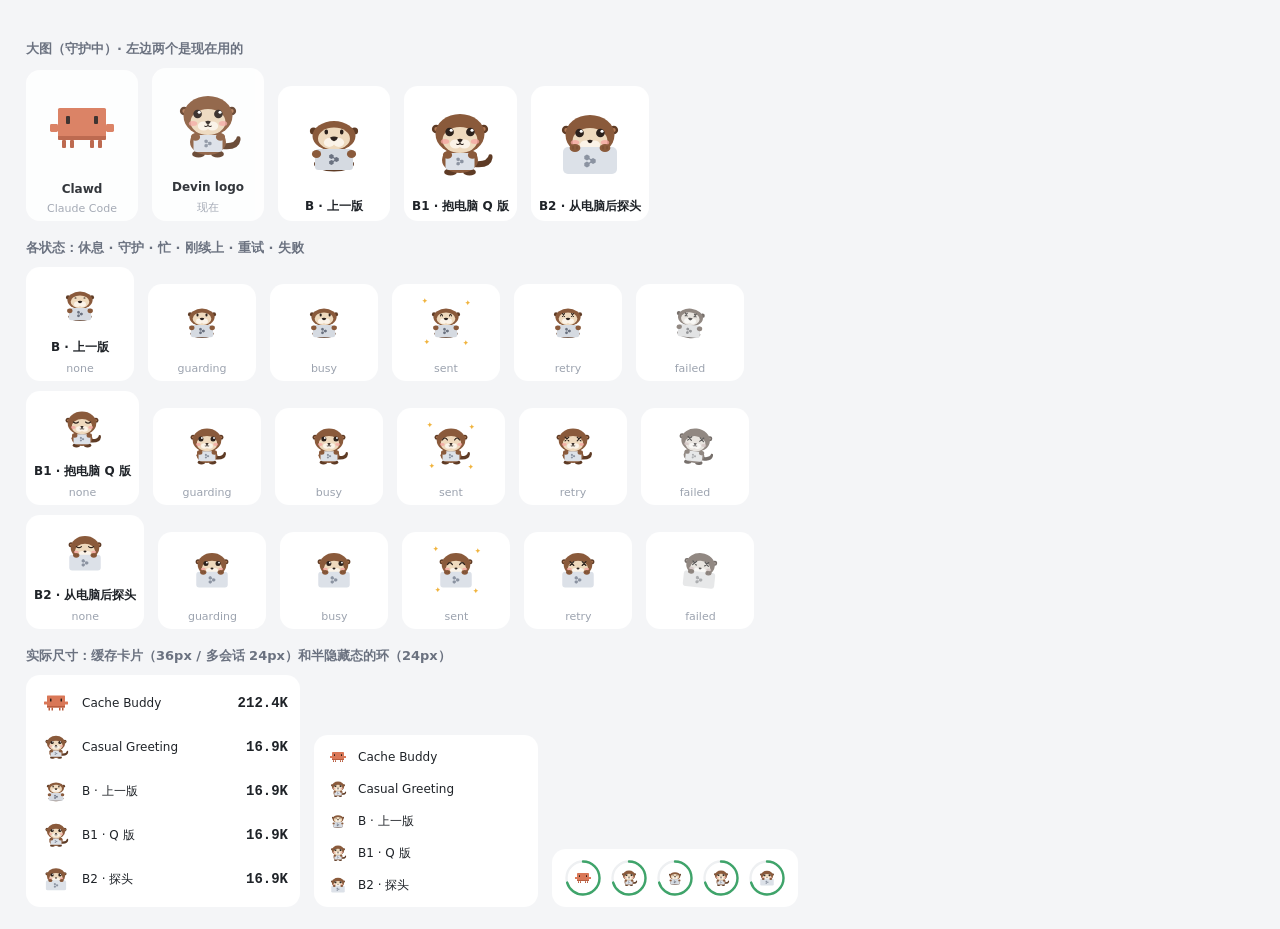
<file: cache-buddy-src/ui/otter_demo.html>
<!doctype html>
<html><head><meta charset="utf-8"><title>Devin otter — mascot study</title>
<style>
  body { margin: 0; padding: 22px 26px; background: #F4F5F7;
    font: 13px "Segoe UI", system-ui, sans-serif; color: #1F2328; }
  h2 { font-size: 13px; font-weight: 600; color: #6B7280; margin: 18px 0 10px; }
  .row { display: flex; gap: 14px; align-items: flex-end; }
  .cell { background: #fff; border-radius: 14px; padding: 10px 8px 6px;
    display: flex; flex-direction: column; align-items: center; gap: 6px; min-width: 92px; }
  .cell b { font-size: 12px; font-weight: 600; }
  .cell i { font-style: normal; font-size: 11px; color: #9CA3AF; }
  .ref { opacity: .9; }
  .ring { position: relative; width: 38px; height: 38px; }
  .ring > svg { position: absolute; inset: 0; transform: rotate(-90deg); }
  .ring > div { position: absolute; left: 7px; top: 7px; }
  .card { background: #fff; border-radius: 14px; padding: 10px 12px; display: flex;
    flex-direction: column; gap: 8px; width: 250px; }
  .trk { display: flex; align-items: center; gap: 8px; font-size: 12px; }
  .trk .n { flex: 1; } .trk .t { font: 600 14px Consolas, monospace; }
  /* the otter moves like Clawd: it has eyes, so it hops instead of spins */
  .f-otter.m-none .art { animation: mz-breathe 3.6s ease-in-out infinite; }
  .f-otter.m-guarding .art { animation: mz-hop 1s steps(2,jump-none) infinite; }
  .f-otter.m-injecting .art { animation: mz-jump .55s ease-in-out infinite; }
  .f-otter.m-sent .art { animation: mz-hop2 1.1s ease-in-out infinite; }
  .f-otter.m-retry .art { animation: mz-wobble .5s ease-in-out infinite; }
  .f-otter.m-failed .art { transform: rotate(6deg); filter: grayscale(.75) opacity(.75); }
</style></head><body>
<h2>大图（守护中）· 左边两个是现在用的</h2><div class="row" id="big"></div>
<h2>各状态：休息 · 守护 · 忙 · 刚续上 · 重试 · 失败</h2><div id="states"></div>
<h2>实际尺寸：缓存卡片（36px / 多会话 24px）和半隐藏态的环（24px）</h2>
<div class="row" id="ctx"></div>
<script src="mascots.js"></script>
<script>
"use strict";
const FUR = "#8A5A3B", DARK = "#5E3B25", CREAM = "#EED9BD", INK = "#2B211C";
// Devin's trefoil (same path mascots.js ships), for the laptop lid
const DEVIN_PATH = (Mascots.devinLogo().match(/ d="([^"]+)"/) || [])[1] || "";

// the six eye variants Clawd has, so the shared CSS drives the otter too
function eyes(lx, rx, y, w, h) {
  const r = Math.min(w, h) / 2, my = y + h / 2;
  const pair = (dy, hh) => [lx, rx].map(x => `<rect x="${x}" y="${y + dy}"
    width="${w}" height="${hh}" rx="${Math.min(r, hh / 2)}"/>`).join("");
  const arc = x => `<path d="M${x},${my + 1.5} Q${x + w / 2},${my - 4} ${x + w},${my + 1.5}"/>`;
  const cross = x => `<path d="M${x},${y} L${x + w},${y + h} M${x + w},${y} L${x},${y + h}"/>`;
  const line = `fill="none" stroke="${INK}" stroke-width="1.8" stroke-linecap="round"`;
  return `<g class="eyes" fill="${INK}">
    <g class="eyes-open">${pair(0, h)}</g>
    <g class="eyes-closed">${pair(h / 2 - 1, 2)}</g>
    <g class="eyes-left" transform="translate(-2,0)">${pair(0, h)}</g>
    <g class="eyes-right" transform="translate(2,0)">${pair(0, h)}</g>
    <g class="eyes-happy" ${line}>${arc(lx)}${arc(rx)}</g>
    <g class="eyes-dizzy" ${line}>${cross(lx)}${cross(rx)}</g></g>`;
}
const ear = (x, y, r) => `<circle cx="${x}" cy="${y}" r="${r}" fill="${FUR}"/>
  <circle cx="${x}" cy="${y}" r="${r / 2}" fill="${DARK}"/>`;

// big round eyes with a highlight: what makes it read "cute"
function cuteEyes(lx, rx, cy, r) {
  const one = (x, dx) => `<circle cx="${x + dx}" cy="${cy}" r="${r}"/>
    <circle cx="${x + dx + r * .38}" cy="${cy - r * .4}" r="${r * .36}" fill="#fff"/>`;
  const two = dx => one(lx, dx) + one(rx, dx);
  const line = `fill="none" stroke="${INK}" stroke-width="2" stroke-linecap="round"`;
  const sleep = x => `<path d="M${x - r},${cy} Q${x},${cy + r * .9} ${x + r},${cy}"/>`;
  const happy = x => `<path d="M${x - r},${cy + r * .4} Q${x},${cy - r * 1.2} ${x + r},${cy + r * .4}"/>`;
  const k = r * .75;
  const cross = x => `<path d="M${x - k},${cy - k} L${x + k},${cy + k} M${x + k},${cy - k} L${x - k},${cy + k}"/>`;
  return `<g class="eyes" fill="${INK}">
    <g class="eyes-open">${two(0)}</g>
    <g class="eyes-closed" ${line}>${sleep(lx)}${sleep(rx)}</g>
    <g class="eyes-left">${two(-1.6)}</g><g class="eyes-right">${two(1.6)}</g>
    <g class="eyes-happy" ${line}>${happy(lx)}${happy(rx)}</g>
    <g class="eyes-dizzy" ${line}>${cross(lx)}${cross(rx)}</g></g>`;
}
const BLUSH = "#F4A3A0", PALE = "#FBF3E8", LID = "#DCE1E8";
// otter ears: small and low on the sides of the head (top ears = bear)
const sideEar = (x, y) => `<circle cx="${x}" cy="${y}" r="4.3" fill="${DARK}"/>
  <circle cx="${x}" cy="${y}" r="1.9" fill="#B47A55"/>`;
// shared chibi head: big, round, pale mask, blush, tiny nose (+ mouth)
function chibiHead(cy, mouth) {
  return `${sideEar(24.2, cy - 5)}${sideEar(71.8, cy - 5)}
    <ellipse cx="48" cy="${cy}" rx="24.5" ry="20" fill="${FUR}"/>
    <ellipse cx="48" cy="${cy + 6}" rx="17.5" ry="13" fill="${CREAM}"/>
    <ellipse cx="43.6" cy="${cy + 10}" rx="5.8" ry="4.6" fill="${PALE}"/>
    <ellipse cx="52.4" cy="${cy + 10}" rx="5.8" ry="4.6" fill="${PALE}"/>
    <ellipse cx="33" cy="${cy + 7.5}" rx="4.2" ry="2.5" fill="${BLUSH}" opacity=".75"/>
    <ellipse cx="63" cy="${cy + 7.5}" rx="4.2" ry="2.5" fill="${BLUSH}" opacity=".75"/>
    <path d="M45.2,${cy + 5.4} Q48,${cy + 3.9} 50.8,${cy + 5.4} Q49.8,${cy + 7.9} 48,${cy + 8.2}
      Q46.2,${cy + 7.9} 45.2,${cy + 5.4}Z" fill="${INK}"/>
    ${mouth ? `<path d="M48,${cy + 8.2} V${cy + 9.4} M48,${cy + 9.4} Q46.3,${cy + 11.2} 44.8,${cy + 10.1}
      M48,${cy + 9.4} Q49.7,${cy + 11.2} 51.2,${cy + 10.1}" fill="none" stroke="${INK}"
      stroke-width="1.15" stroke-linecap="round"/>` : ""}
    ${cuteEyes(37.6, 58.4, cy - 2, 4.3)}`;
}
const logo = (cx, cy, k) =>
  `<path d="${DEVIN_PATH}" fill="#8B93A1" transform="translate(${cx - 24 * k},${cy - 24 * k}) scale(${k})"/>`;

const ART = {
  // B: the plush — sitting, holding a laptop with Devin's mark on the lid
  laptop: () => `<g class="body"><ellipse cx="48" cy="68" rx="20" ry="7.5" fill="${DARK}"/>
    <circle cx="27.5" cy="35" r="3.6" fill="${DARK}"/><circle cx="68.5" cy="35" r="3.6" fill="${DARK}"/>
    <ellipse cx="48" cy="40" rx="21.5" ry="15" fill="${FUR}"/>
    <ellipse cx="48" cy="42.5" rx="16" ry="11" fill="${CREAM}"/>
    <ellipse cx="43.2" cy="46.5" rx="5.4" ry="4.4" fill="#FBF3E8"/>
    <ellipse cx="52.8" cy="46.5" rx="5.4" ry="4.4" fill="#FBF3E8"/>
    <path d="M44,41.6 Q48,39.6 52,41.6 Q50.9,44.8 48,45.2 Q45.1,44.8 44,41.6Z" fill="${INK}"/>
    ${eyes(38.6, 54, 33.5, 3.4, 5)}
    <rect x="29" y="53" width="38" height="21" rx="3.5" fill="#D5DAE1"/>
    <path d="${DEVIN_PATH}" fill="#6B7280" transform="translate(41.5,57) scale(.27)"/>
    <ellipse cx="30.5" cy="58" rx="4.6" ry="4" fill="${FUR}"/>
    <ellipse cx="65.5" cy="58" rx="4.6" ry="4" fill="${FUR}"/></g>`,
  // B1: chibi — big head, small round body, little laptop hugged to the
  // chest, feet and a tail curling out behind
  hug: () => `<g class="body">
    <path d="M62,71 Q79,73 80.5,62 Q81,57 77,58.5 Q75.5,66.5 62,65Z" fill="${DARK}"/>
    <ellipse cx="38.5" cy="76" rx="6.4" ry="3.6" fill="${DARK}"/>
    <ellipse cx="57.5" cy="76" rx="6.4" ry="3.6" fill="${DARK}"/>
    <ellipse cx="48" cy="64" rx="18" ry="13" fill="${FUR}"/>
    ${chibiHead(38, true)}
    <rect x="33.5" y="57" width="29" height="17" rx="3.4" fill="${LID}"/>
    ${logo(48, 65.5, .2)}
    <ellipse cx="35.5" cy="59" rx="4.6" ry="3.8" fill="${FUR}"/>
    <ellipse cx="60.5" cy="59" rx="4.6" ry="3.8" fill="${FUR}"/></g>`,
  // B2: peeking over the laptop lid — paws on the edge, mouth hidden
  peek: () => `<g class="body">
    ${chibiHead(39, false)}
    <rect x="21" y="51" width="54" height="27" rx="5" fill="${LID}"/>
    ${logo(48, 65, .32)}
    <ellipse cx="33" cy="52" rx="5.4" ry="4" fill="${FUR}"/>
    <ellipse cx="63" cy="52" rx="5.4" ry="4" fill="${FUR}"/>
    <path d="M31,50.6 V53 M35,50.6 V53 M61,50.6 V53 M65,50.6 V53" stroke="${DARK}"
      stroke-width=".9" stroke-linecap="round" opacity=".55"/></g>`,
};
const NAMES = { laptop: "B · 上一版", hug: "B1 · 抱电脑 Q 版", peek: "B2 · 从电脑后探头" };
const EXPR = { none: "closed", guarding: "open", busy: "right", sent: "happy",
  retry: "dizzy", failed: "dizzy" };
const FX = '<span class="fxz z1">z</span><span class="fxz z2">z</span><span class="fxz z3">z</span>' +
  [1, 2, 3, 4].map(i => `<svg class="fx-spark s${i}" viewBox="0 0 20 20"><path d="M10,1 Q11.4,8.6 19,10
  Q11.4,11.4 10,19 Q8.6,11.4 1,10 Q8.6,8.6 10,1 Z"/></svg>`).join("");

function box(px) { const d = document.createElement("div");
  d.style.cssText = `width:${px}px;height:${px}px;position:relative`; return d; }
function otter(kind, mode, px) {
  const d = box(px), m = document.createElement("div");
  m.className = `mascot f-otter m-${mode} e-${EXPR[mode]} side-right`;
  m.innerHTML = `<div class="inner"><div class="fx">${FX}</div>
    <svg class="art" viewBox="0 0 96 96">${ART[kind]()}</svg></div>`;
  d.appendChild(m); return d;
}
function brand(fam, mode, px) { const d = box(px), m = document.createElement("div");
  d.appendChild(m); Mascots.create(m, { family: fam, mode }); return d; }
function cell(el, title, sub, cls) { const c = document.createElement("div");
  c.className = "cell " + (cls || ""); c.append(el);
  c.insertAdjacentHTML("beforeend", `<b>${title}</b>` + (sub ? `<i>${sub}</i>` : ""));
  return c; }

const big = document.getElementById("big");
big.append(cell(brand("claude", "guarding", 96), "Clawd", "Claude Code", "ref"),
  cell(brand("devin", "guarding", 96), "Devin logo", "现在", "ref"));
for (const k in ART) big.append(cell(otter(k, "guarding", 96), NAMES[k]));

const st = document.getElementById("states");
for (const k in ART) { const r = document.createElement("div"); r.className = "row";
  r.style.marginBottom = "10px";
  for (const m in EXPR) r.append(cell(otter(k, m, 56), m === "none" ? NAMES[k] : "", m));
  st.append(r); }

function ring(el) { const r = document.createElement("div"); r.className = "ring";
  const C = 2 * Math.PI * 16.5;
  r.innerHTML = `<svg viewBox="0 0 38 38"><circle cx="19" cy="19" r="16.5" fill="none"
    stroke="#EEF0F2" stroke-width="2.4"/><circle cx="19" cy="19" r="16.5" fill="none"
    stroke="#3FA46A" stroke-width="2.4" stroke-linecap="round" stroke-dasharray="${C}"
    stroke-dashoffset="${C * .3}"/></svg>`; r.append(el); return r; }
const ctx = document.getElementById("ctx");
const card = document.createElement("div"); card.className = "card";
const rows = [["claude", "Cache Buddy", "212.4K"], ["devin", "Casual Greeting", "16.9K"],
  ["laptop", "B · 上一版", "16.9K"], ["hug", "B1 · Q 版", "16.9K"], ["peek", "B2 · 探头", "16.9K"]];
rows.forEach(([k, n, t], i) => { const r = document.createElement("div"); r.className = "trk";
  r.append(ART[k] ? otter(k, "guarding", i < 2 ? 36 : 36) : brand(k, "guarding", 36));
  r.insertAdjacentHTML("beforeend", `<span class="n">${n}</span><span class="t">${t}</span>`);
  card.append(r); });
const card2 = document.createElement("div"); card2.className = "card"; card2.style.width = "200px";
rows.forEach(([k, n]) => { const r = document.createElement("div"); r.className = "trk";
  r.append(ART[k] ? otter(k, "guarding", 24) : brand(k, "guarding", 24));
  r.insertAdjacentHTML("beforeend", `<span class="n">${n}</span>`); card2.append(r); });
const peek = document.createElement("div"); peek.className = "card"; peek.style.width = "auto";
peek.style.flexDirection = "row";
rows.forEach(([k]) => peek.append(ring(ART[k] ? otter(k, "guarding", 24) : brand(k, "guarding", 24))));
ctx.append(card, card2, peek);
</script></body></html>
</file>
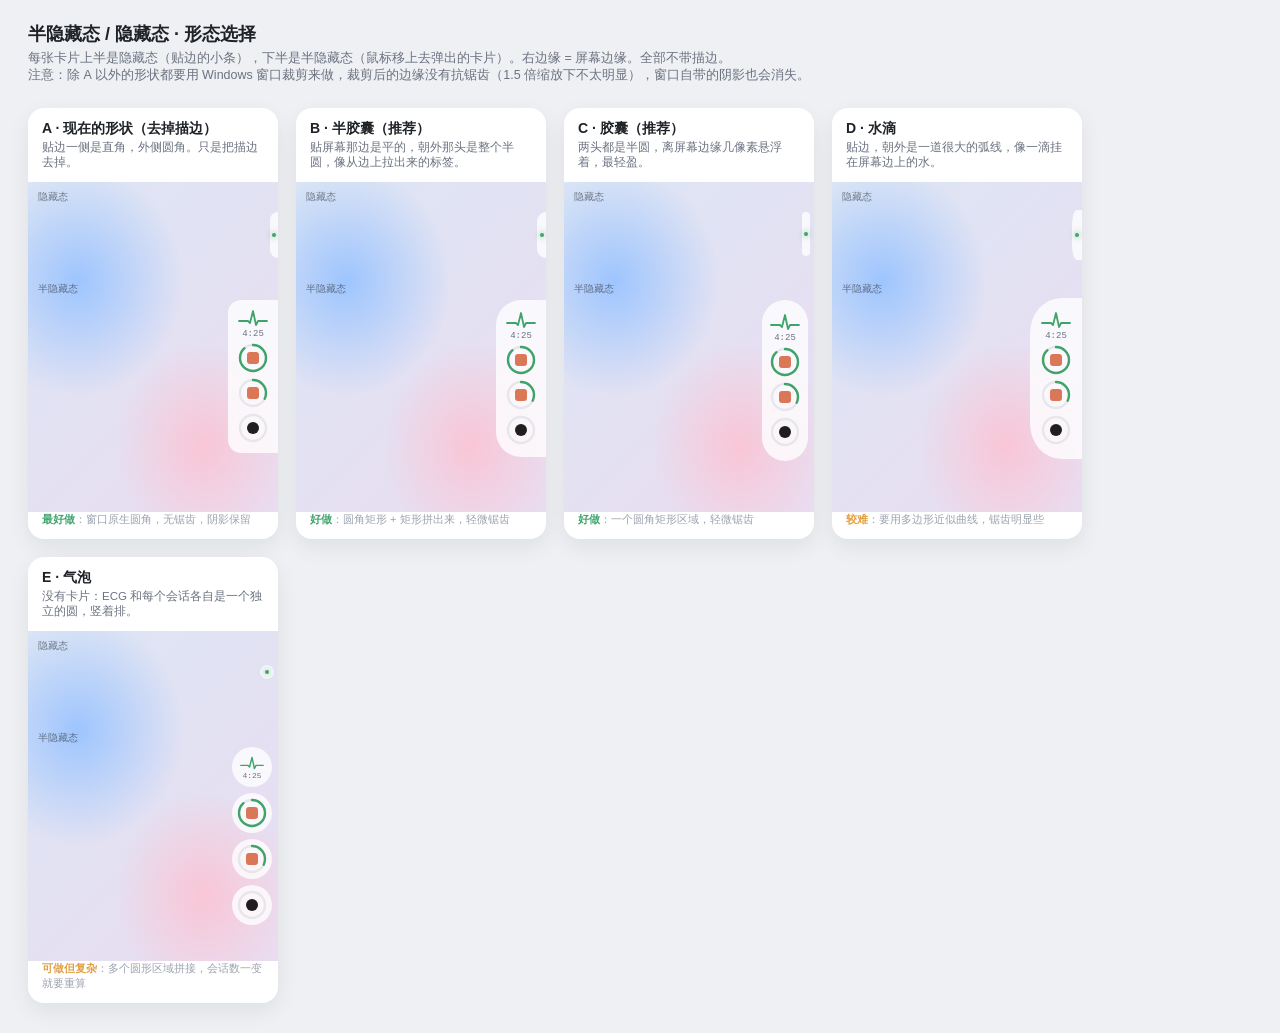
<file: cache-buddy-src/ui/shape_picker.html>
<!doctype html>
<!-- Dock / peek shape picker: five shapes for the edge views, each drawn
     as its dock sliver and its peek card over a fake desktop. Static —
     the real ECG / rings come from app.js once a shape is picked.
     python -m http.server 8765 in ui/  ->  /shape_picker.html -->
<html lang="zh">

<head>
  <meta charset="utf-8">
  <title>Cache Buddy — 半隐藏态形态选择</title>
  <style>
    :root {
      --g: #3FA46A;
      --glass: rgba(255, 255, 255, .78);
      --mono: "Cascadia Mono", Consolas, monospace;
    }

    body {
      margin: 0;
      font-family: "Segoe UI Variable Text", "Segoe UI", "Microsoft YaHei UI", sans-serif;
      color: #1F2328;
      background: #EEF0F3;
    }

    header {
      padding: 22px 28px 6px;
    }

    header h1 {
      margin: 0 0 4px;
      font-size: 18px;
    }

    header p {
      margin: 0;
      font-size: 12.5px;
      color: #6B7280;
    }

    .grid {
      display: flex;
      flex-wrap: wrap;
      gap: 18px;
      padding: 18px 28px 30px;
    }

    .opt {
      width: 250px;
      background: #fff;
      border-radius: 16px;
      box-shadow: 0 8px 22px rgba(16, 24, 40, .07);
      overflow: hidden;
    }

    .opt h2 {
      margin: 12px 14px 2px;
      font-size: 14px;
    }

    .opt .sub {
      margin: 0 14px 10px;
      font-size: 11.5px;
      color: #6B7280;
      min-height: 32px;
    }

    .opt .feas {
      margin: 0 14px 12px;
      font-size: 11px;
      color: #9CA3AF;
    }

    .opt .feas b {
      color: #3FA46A;
    }

    .opt .feas b.mid {
      color: #E0A042;
    }

    /* fake desktop: the right screen edge is the right side of .desk */
    .desk {
      position: relative;
      height: 330px;
      background:
        radial-gradient(60% 50% at 20% 30%, #9EC5FE 0, transparent 70%),
        radial-gradient(50% 45% at 70% 80%, #F9C6D6 0, transparent 70%),
        linear-gradient(135deg, #DCE6F5, #EADCF0);
      overflow: hidden;
    }

    .desk .label {
      position: absolute;
      left: 10px;
      font-size: 10px;
      color: rgba(31, 35, 40, .55);
      font-family: var(--mono);
    }

    .desk .l1 { top: 8px; }
    .desk .l2 { top: 100px; }

    /* shared contents of a peek card */
    .ecg {
      width: 30px;
      height: 20px;
      flex: 0 0 auto;
    }

    .ecg path {
      fill: none;
      stroke: var(--g);
      stroke-width: 1.8;
      stroke-linejoin: round;
      stroke-linecap: round;
    }

    .cd {
      font-family: var(--mono);
      font-size: 9px;
      color: #6B7280;
      margin: 1px 0 4px;
    }

    .ring {
      width: 30px;
      height: 30px;
      position: relative;
    }

    .ring svg {
      position: absolute;
      inset: 0;
      transform: rotate(-90deg);
    }

    .ring .t { fill: none; stroke: #E5E7EB; stroke-width: 2.4; }
    .ring .f { fill: none; stroke: var(--g); stroke-width: 2.4; stroke-linecap: round; }

    .ring i {
      position: absolute;
      left: 9px;
      top: 9px;
      width: 12px;
      height: 12px;
      border-radius: 3px;
      background: #D97757;
    }

    .ring i.gpt { background: #1F1F1F; border-radius: 50%; }

    .card {
      position: absolute;
      display: flex;
      flex-direction: column;
      align-items: center;
      background: var(--glass);
      backdrop-filter: blur(16px);
    }

    .stack { display: flex; flex-direction: column; align-items: center; gap: 5px; }

    /* ---- A: today's, without the outline: square on the edge side */
    .A .dock { position: absolute; right: 0; top: 30px; width: 8px; height: 46px;
      background: var(--glass); border-radius: 8px 0 0 8px;
      display: flex; align-items: center; justify-content: center; }
    .A .card { right: 0; top: 118px; width: 50px; padding: 8px 0 10px;
      border-radius: 13px 0 0 13px; }

    /* ---- B: half-pill tab — flat on the screen edge, a full round end in */
    .B .dock { position: absolute; right: 0; top: 30px; width: 9px; height: 46px;
      background: var(--glass); border-radius: 23px 0 0 23px;
      display: flex; align-items: center; justify-content: center; }
    .B .card { right: 0; top: 118px; width: 50px; padding: 10px 0 12px;
      border-radius: 25px 0 0 25px; }

    /* ---- C: capsule — both ends round, floats a few px off the edge */
    .C .dock { position: absolute; right: 4px; top: 30px; width: 8px; height: 44px;
      background: var(--glass); border-radius: 99px;
      display: flex; align-items: center; justify-content: center; }
    .C .card { right: 6px; top: 118px; width: 46px; padding: 12px 0 14px;
      border-radius: 99px; }

    /* ---- D: soft blob — one big inner curve, like a drop on the edge */
    .D .dock { position: absolute; right: 0; top: 28px; width: 10px; height: 50px;
      background: var(--glass); border-radius: 50% 0 0 50% / 30% 0 0 30%;
      display: flex; align-items: center; justify-content: center; }
    .D .card { right: 0; top: 116px; width: 52px; padding: 12px 0 14px;
      border-radius: 60% 0 0 60% / 22% 0 0 22%; }

    /* ---- E: bubbles — no card at all; ECG and each session float alone */
    .E .dock { position: absolute; right: 4px; top: 34px; width: 14px; height: 14px;
      background: var(--glass); border-radius: 50%;
      display: flex; align-items: center; justify-content: center; }
    .E .bubbles { position: absolute; right: 6px; top: 116px;
      display: flex; flex-direction: column; align-items: center; gap: 6px; }
    .E .bub { width: 40px; height: 40px; border-radius: 50%;
      background: var(--glass); backdrop-filter: blur(16px);
      display: flex; flex-direction: column; align-items: center; justify-content: center; }
    .E .bub .ecg { width: 26px; height: 16px; }
    .E .bub .cd { margin: 0; font-size: 8px; }

    .dot { width: 4px; height: 4px; border-radius: 50%; background: var(--g);
      box-shadow: 0 0 6px var(--g); }
  </style>
</head>

<body>
  <header>
    <h1>半隐藏态 / 隐藏态 · 形态选择</h1>
    <p>每张卡片上半是隐藏态（贴边的小条），下半是半隐藏态（鼠标移上去弹出的卡片）。右边缘 = 屏幕边缘。全部不带描边。<br>
      注意：除 A 以外的形状都要用 Windows 窗口裁剪来做，裁剪后的边缘没有抗锯齿（1.5 倍缩放下不太明显），窗口自带的阴影也会消失。</p>
  </header>
  <div class="grid" id="grid"></div>

  <script>
    const ECG = '<svg class="ecg" viewBox="0 0 30 20"><path d="M1 13 H10 L12 15 L15 3 L18 17 L20 13 H29"/></svg>';
    const ring = (frac, cls) => {
      const C = 2 * Math.PI * 13;
      return '<div class="ring"><svg viewBox="0 0 30 30">' +
        '<circle class="t" cx="15" cy="15" r="13"/>' +
        '<circle class="f" cx="15" cy="15" r="13" stroke-dasharray="' +
        C.toFixed(1) + '" stroke-dashoffset="' + (C * (1 - frac)).toFixed(1) +
        '"/></svg><i class="' + (cls || "") + '"></i></div>';
    };
    const inner = ECG + '<div class="cd">4:25</div><div class="stack">' +
      ring(.88) + ring(.32) + ring(0, "gpt") + "</div>";

    const OPTS = [
      { k: "A", t: "A · 现在的形状（去掉描边）",
        s: "贴边一侧是直角，外侧圆角。只是把描边去掉。",
        f: '<b>最好做</b>：窗口原生圆角，无锯齿，阴影保留' },
      { k: "B", t: "B · 半胶囊（推荐）",
        s: "贴屏幕那边是平的，朝外那头是整个半圆，像从边上拉出来的标签。",
        f: '<b>好做</b>：圆角矩形 + 矩形拼出来，轻微锯齿' },
      { k: "C", t: "C · 胶囊（推荐）",
        s: "两头都是半圆，离屏幕边缘几像素悬浮着，最轻盈。",
        f: '<b>好做</b>：一个圆角矩形区域，轻微锯齿' },
      { k: "D", t: "D · 水滴",
        s: "贴边，朝外是一道很大的弧线，像一滴挂在屏幕边上的水。",
        f: '<b class="mid">较难</b>：要用多边形近似曲线，锯齿明显些' },
      { k: "E", t: "E · 气泡",
        s: "没有卡片：ECG 和每个会话各自是一个独立的圆，竖着排。",
        f: '<b class="mid">可做但复杂</b>：多个圆形区域拼接，会话数一变就要重算' },
    ];

    const grid = document.getElementById("grid");
    for (const o of OPTS) {
      const peek = o.k === "E"
        ? '<div class="bubbles"><div class="bub">' + ECG +
          '<div class="cd">4:25</div></div>' +
          '<div class="bub">' + ring(.88) + '</div>' +
          '<div class="bub">' + ring(.32) + '</div>' +
          '<div class="bub">' + ring(0, "gpt") + '</div></div>'
        : '<div class="card">' + inner + '</div>';
      const el = document.createElement("div");
      el.className = "opt " + o.k;
      el.innerHTML = '<h2></h2><p class="sub"></p>' +
        '<div class="desk"><span class="label l1">隐藏态</span>' +
        '<div class="dock"><span class="dot"></span></div>' +
        '<span class="label l2">半隐藏态</span>' + peek + '</div>' +
        '<p class="feas"></p>';
      el.querySelector("h2").textContent = o.t;
      el.querySelector(".sub").textContent = o.s;
      el.querySelector(".feas").innerHTML = o.f;
      grid.appendChild(el);
    }
  </script>
</body>

</html>
</file>
<file: cache-buddy-src/ui/app.css>
/* Cache Buddy — white frosted glass, neutral skin.
   State colors appear only where they mean state (heart, bar, glow). */

* {
  margin: 0;
  padding: 0;
  box-sizing: border-box;
}

html,
body {
  width: 100%;
  height: 100%;
  overflow: hidden;
  background: transparent;
  font-family: "Segoe UI Variable Text", "Segoe UI",
    "Microsoft YaHei UI", sans-serif;
  color: #1F2328;
  user-select: none;
  -webkit-user-select: none;
  cursor: default;
}

/* display face for headings, the brand and the big token number */
.brand,
#status,
.big,
.shead,
.growlab,
.fname {
  font-family: "Segoe UI Variable Display", "Segoe UI", sans-serif;
}

.mono,
.tmeta,
.tleft,
#logline,
.stime {
  font-family: "Cascadia Mono", "Cascadia Code", Consolas, monospace;
}

/* tabular digits keep countdowns and token counts from jittering */
#status,
.big,
.tmeta,
.tleft,
.stime,
.cfoot {
  font-variant-numeric: tabular-nums;
}

/* --------------------------------- see-through glass w/ white veil
   html/body are transparent; the layered-window alpha (~6%) plus this
   near-opaque veil keep the desktop tint very faint and guarantee that
   text behind the window stays unreadable in every view. */
#blobs {
  position: fixed;
  inset: 0;
  overflow: hidden;
  background: rgba(255, 255, 255, .95);
}

.blob {
  display: none;
}

/* ------------------------------------------------ glass cards */
#panel {
  position: relative;
  /* the panel is laid out for 340px; a wider window must not stretch it
     (body stays 100%: the dock sliver and the peek card are far narrower) */
  max-width: 340px;
  height: 100%;
  display: flex;
  flex-direction: column;
  gap: 10px;
  padding: 10px 10px 8px;
}

/* strict column: everything but the sessions card keeps its height,
   so controls/footer can never be pushed out of the 540px panel —
   the sessions card absorbs the slack instead */
#panel>* {
  flex: none;
}

#sessCard {
  flex: 1 1 auto;
  min-height: 0;
  display: flex;
  flex-direction: column;
}

#sessCard .shead {
  flex: none;
}

.card {
  background: rgba(255, 255, 255, .62);
  backdrop-filter: blur(18px);
  -webkit-backdrop-filter: blur(18px);
  border: 1px solid rgba(255, 255, 255, .9);
  border-radius: 16px;
  box-shadow: 0 8px 24px rgba(16, 24, 40, .06),
    inset 0 1px 0 rgba(255, 255, 255, .8);
  padding: 10px 12px;
}

/* ------------------------------------------------ header + heartbeat */
#head {
  display: flex;
  align-items: center;
  gap: 11px;
}

.stage {
  position: relative;
  width: 52px;
  height: 52px;
  flex: 0 0 52px;
  display: flex;
  align-items: center;
  justify-content: center;
}

.heart {
  width: 44px;
  height: 44px;
  overflow: visible;
}

.heart .hf {
  fill: #9CA3AF;
  transition: fill .4s;
}

.heart .crack {
  display: none;
  fill: none;
  stroke: #F3F4F6;
  stroke-width: 1.7;
  stroke-linecap: round;
}

/* mode looks — set via body.m-<mode> */
body.m-guarding .hf {
  fill: #3FA46A;
}

body.m-guarding .heart {
  animation: hb-beat var(--hr, 1s) infinite;
  transform-origin: 50% 55%;
}

@keyframes hb-beat {

  /* lub-dub double pulse */
  0%,
  100% {
    transform: scale(1);
  }

  12% {
    transform: scale(1.14);
  }

  24% {
    transform: scale(1);
  }

  38% {
    transform: scale(1.09);
  }

  52% {
    transform: scale(1);
  }
}

body.m-busy .hf {
  fill: #E0A042;
}

body.m-busy .heart {
  animation: hb-calm 1.8s ease-in-out infinite;
  transform-origin: 50% 55%;
}

@keyframes hb-calm {
  50% {
    transform: scale(1.08);
  }
}

body.m-injecting .hf {
  fill: #3FA46A;
}

body.m-injecting .heart {
  animation: hb-strong .7s ease-in-out infinite;
  transform-origin: 50% 55%;
  filter: drop-shadow(0 0 6px rgba(63, 166, 106, .55));
}

@keyframes hb-strong {

  0%,
  100% {
    transform: scale(1)
  }

  35% {
    transform: scale(1.22)
  }
}

body.m-sent .hf {
  fill: #3FA46A;
}

body.m-sent .heart {
  animation: hb-pop 1.4s ease-in-out infinite;
  transform-origin: 50% 55%;
}

@keyframes hb-pop {
  0% {
    transform: scale(1);
  }

  14% {
    transform: scale(1.3);
  }

  32%,
  100% {
    transform: scale(1);
  }
}

body.m-sent .stage::before,
body.m-sent .stage::after {
  /* two tiny sparkles */
  content: "";
  position: absolute;
  width: 9px;
  height: 9px;
  background: #F0B33C;
  clip-path: polygon(50% 0, 62% 38%, 100% 50%, 62% 62%, 50% 100%, 38% 62%, 0 50%, 38% 38%);
  animation: hb-spark 1.4s ease-in-out infinite;
}

body.m-sent .stage::before {
  right: 0;
  top: 4px;
}

body.m-sent .stage::after {
  left: 2px;
  top: 9px;
  animation-delay: .35s;
}

@keyframes hb-spark {

  0%,
  60%,
  100% {
    transform: scale(0) rotate(0deg);
    opacity: 0;
  }

  30% {
    transform: scale(1) rotate(20deg);
    opacity: 1;
  }
}

body.m-loading .hf {
  fill: #9CA3AF;
}

body.m-loading .heart {
  animation: hb-faint 2.6s ease-in-out infinite;
  transform-origin: 50% 55%;
}

@keyframes hb-faint {
  50% {
    transform: scale(1.05);
    opacity: .55;
  }
}

body.m-retry .hf {
  fill: #D14343;
}

body.m-retry .heart {
  animation: hb-flicker .5s steps(2) infinite;
}

@keyframes hb-flicker {
  50% {
    opacity: .35;
  }
}

body.m-none .hf {
  fill: none;
  stroke: #9CA3AF;
  stroke-width: 1.8;
}

body.m-failed .hf {
  fill: #9CA3AF;
}

body.m-failed .crack {
  display: block;
}

.hinfo {
  flex: 1;
  min-width: 0;
}

/* the heartbeat cell: a 44px ECG. The sweep is the "current" passing
   through; it runs on a loop, and keeps running even when the line is
   flat (nothing being kept warm). */
.ecg {
  width: 44px;
  height: 44px;
  flex: 0 0 44px;
  display: block;
}
.hrow {
  display: flex;
  align-items: center;
  justify-content: space-between;
}

.brand {
  font-size: 16px;
  font-weight: 700;
  color: #1F2328;
  letter-spacing: -.1px;
}

button {
  border: 1px solid #E5E7EB;
  background: #FFFFFF;
  color: #1F2328;
  border-radius: 8px;
  box-shadow: 0 1px 2px rgba(16, 24, 40, .06);
  cursor: default;
}

button:hover {
  background: #F9FAFB;
}

button:disabled {
  color: #9CA3AF;
  box-shadow: none;
}

.hbtns button {
  color: #6B7280;
  font-size: 13px;
  width: 22px;
  height: 20px;
  border-radius: 6px;
  line-height: 1;
  border: 0;
  background: transparent;
  box-shadow: none;
}

.hbtns button:hover {
  background: #F3F4F6;
  color: #1F2328;
}

#status {
  font-size: 14px;
  font-weight: 600;
  margin-top: 5px;
}

#target {
  font-size: 11px;
  color: #9CA3AF;
  margin-top: 2px;
  white-space: nowrap;
  overflow: hidden;
  text-overflow: ellipsis;
}

/* Droid Desktop without CDP: a small pill under the status that restarts
   Factory. Outlined in the app's green; while restarting it becomes a
   progress strip. The id outranks the generic button:hover white. */
#fixBtn {
  display: inline-flex;
  align-items: center;
  gap: 5px;
  position: relative;
  overflow: hidden;
  height: 24px;
  margin-top: 6px;
  padding: 0 10px 0 8px;
  border: 0;
  border-radius: 999px;
  background: #ECF8F2;
  color: #047857;
  font: inherit;
  font-size: 11.5px;
  font-weight: 600;
  line-height: 1;
  box-shadow: none;
  cursor: pointer;
  transition: background .15s, border-color .15s, color .15s;
}

#fixBtn[hidden] {
  display: none;
}

#fixBtn svg {
  width: 13px;
  height: 13px;
  flex: none;
  fill: none;
  stroke: currentColor;
  stroke-width: 1.8;
  stroke-linecap: round;
  stroke-linejoin: round;
  transition: transform .4s cubic-bezier(.3, .9, .3, 1);
}

#fixBtn:hover:not(:disabled) {
  background: #DDF3E8;
  color: #04694C;
}

#fixBtn:hover:not(:disabled) svg {
  transform: rotate(-200deg);
}

#fixBtn:active:not(:disabled) {
  background: #CFEEDF;
}

#fixBtn:focus-visible {
  outline: 2px solid #10B981;
  outline-offset: 2px;
}

/* restarting: calm blue, a light sweep running across the pill */
#fixBtn.busy,
#fixBtn.busy:disabled {
  min-width: 96px;
  border: 0;
  background: #EEF3FB;
  color: #3F6FB8;
  cursor: default;
}

#fixBtn .fxbar {
  position: absolute;
  inset: 0;
  background: linear-gradient(90deg, transparent, rgba(91, 141, 214, .28), transparent);
  transform: translateX(-100%);
  animation: fxSweep 1.1s ease-in-out infinite;
}

#fixBtn.busy span {
  position: relative;
}

#fixBtn.busy span::after {
  content: "";
  display: inline-block;
  width: 1.2em;
  text-align: left;
  animation: fxDots 1.2s steps(4) infinite;
}

@keyframes fxSweep {
  to { transform: translateX(100%); }
}

@keyframes fxDots {
  0% { content: ""; }
  25% { content: "."; }
  50% { content: ".."; }
  75% { content: "..."; }
}

#fixBtn.err {
  border: 0;
  background: #FDF3EA;
  color: #B4541A;
}

#fixBtn.err:hover {
  background: #FBE8D8;
  color: #9A4514;
}

@media (prefers-reduced-motion: reduce) {
  #fixBtn .fxbar, #fixBtn.busy span::after { animation: none; }
}

/* ------------------------------------------- savings heatmap */
#saveCard {
  position: relative;
  z-index: 3;                     /* its day tooltip over the controls */
  padding: 8px 12px 10px;
}

#saveCard[hidden] {
  display: none;
}

#saveCard .shead {
  display: flex;
  align-items: center;
  justify-content: space-between;
  margin-bottom: 7px;
}

/* folded by default: the title line and its total; a click opens the
   month of squares */
#saveHead {
  display: inline-flex;
  align-items: center;
  cursor: pointer;
  outline: none;
}

/* a stack of coins: the top one green while the total is a saving,
   lifts on hover and flips once on each fold/unfold */
/* lined up with the Sessions folder above: its 18px box starts 2px
   further in (the drum's padding), then the same 5px gap to the title */
#saveHead {
  color: #374151;
}

.sico {
  margin: 0 7px 0 4px;
  overflow: visible;
}

.sico .scoin {
  transform-box: fill-box;
  transform-origin: center;
  transition: transform .2s ease, fill .3s;
}

#saveCard.up .sico .scoin {
  fill: #3FA46A;
  stroke: #3FA46A;
}

#saveHead:hover .sico .scoin,
#saveHead:focus-visible .sico .scoin {
  transform: translateY(-1px);
}

#saveCard:not(.up) .stotal {
  color: rgba(209, 67, 67, .8);
}

.sico .scoin.flip {
  animation: scoin-flip .36s ease-out;
}

@keyframes scoin-flip {
  0% { transform: translateY(-1px) scaleX(1); }
  50% { transform: translateY(-2.5px) scaleX(.1); }
  100% { transform: translateY(-1px) scaleX(1); }
}

#saveCard.folded .shead {
  margin-bottom: 0;
}

#saveCard.folded .mnav,
#saveCard.folded .heat,
#saveCard.folded .htip {
  display: none;
}

@media (prefers-reduced-motion: reduce) {
  .sico .scoin { transition: none; }
  .sico .scoin.flip { animation: none; }
}

.stotal {
  margin-left: 6px;
  font-weight: 600;
  color: #3FA46A;
  font-variant-numeric: tabular-nums;
}

/* ------------------------------------------------ refresh feedback */
/* ⟳ turning while a refresh is out: the numbers may not change, so the
   button itself has to say "working". One turn per 900ms, never a blur. */
@keyframes spin {
  from { transform: rotate(0deg); }
  to { transform: rotate(360deg); }
}

.spinning {
  animation: spin .9s linear infinite;
  transform-origin: 50% 50%;
}

/* a refresh may come back with the same numbers, so the card shows it's
   working even then */
/* a fetch is out: the rings turn slowly and the card breathes — driven
   from app.js (setBusy) so each loop can finish its round instead of
   snapping back when the answer lands */

/* the sessions list dims a touch while its ⟳ runs */
#sessCard.busy #tree {
  opacity: .55;
}

/* ------------------------------------------------ plan quota */
/* compact: the panel is a fixed 540px and the sessions card absorbs the
   slack, so the quota is one title line + one row of columns */
#quotaCard {
  flex: none;
  padding: 7px 12px 8px;
}

#quotaCard[hidden] {
  display: none;
}

/* the fold's tape (app.js morphQuota): drawn over the card in its own
   px, with the rings as they were fading out underneath */
#quotaCard {
  position: relative;
}

.qmorph {
  position: absolute;
  left: 0;
  top: 0;
  right: 0;
  bottom: 0;
  pointer-events: none;
}

.qghost {
  position: absolute;
  display: flex;
  gap: 14px;
}

.qmsvg {
  position: absolute;
  left: 0;
  top: 0;
  width: 100%;
  height: 100%;
  overflow: visible;
}

.qhead {
  display: flex;
  justify-content: space-between;
  align-items: center;
  font-size: 11px;
  font-weight: 600;
  color: #6B7280;
  margin-bottom: 5px;
}

.qtitle,
.qside {
  display: inline-flex;
  align-items: center;
  gap: 4px;
  min-width: 0;
}

.qplan {
  margin-left: 2px;
  font-weight: 600;
  color: #9CA3AF;
}

.qmeta {
  font-weight: 400;
  color: #9CA3AF;
  font-size: 10px;
  white-space: nowrap;
  overflow: hidden;
  text-overflow: ellipsis;
}

#btnQuota {
  border: 0;
  background: transparent;
  color: #9CA3AF;
  cursor: pointer;
  font-size: 12px;
  line-height: 1;
  padding: 1px 3px;
  border-radius: 5px;
}

#btnQuota:hover {
  color: #374151;
  background: #F3F4F6;
}

/* the title folds the card */
#quotaHead {
  cursor: pointer;
  border-radius: 7px;
  padding: 2px 4px;
  margin: -2px -4px;
  flex: none;
}

#quotaHead:hover {
  background: rgba(255, 255, 255, .75);
}

#quotaHead:focus-visible {
  outline: 2px solid rgba(63, 164, 106, .45);
}

/* folded: only the title line, one window on it at a time, no meta */
.qtick {
  display: none;
}

#quotaCard.folded .qtick {
  display: flex;
  align-items: center;
  flex: 1;
  min-width: 0;
  gap: 8px;
  margin-left: 6px;
  cursor: pointer;
  overflow: hidden;
}

#quotaCard.folded .qhead {
  margin-bottom: 0;
  gap: 6px;
}

#quotaCard.folded .qrings,
#quotaCard.folded .qmeta,
#quotaCard.folded .qnote {
  display: none;
}

/* the window up now: dot · short name · bar, like a legend row of the
   rings laid flat (no number: the tooltip has it) */
.qtin {
  display: flex;
  align-items: center;
  flex: 1;
  min-width: 0;
  gap: 6px;
}

.qtdot {
  flex: none;
  width: 7px;
  height: 7px;
  border-radius: 50%;
  transition: background .6s;
}

.qtlab {
  flex: none;
  max-width: 96px;
  overflow: hidden;
  text-overflow: ellipsis;
  white-space: nowrap;
  font-weight: 500;
  color: #6B7280;
}

.qtbar {
  position: relative;
  flex: 1;
  min-width: 30px;
  height: 5px;
  border-radius: 3px;
  overflow: hidden;                 /* the ⟳ shine stays inside */
  background: color-mix(in srgb, var(--c) 16%, #EEF0F2);
  transition: background .6s;
}

.qtbar > i {
  position: absolute;
  left: 0;
  top: 0;
  bottom: 0;
  width: 0;
  border-radius: 3px;
  background: var(--c);
  transition: width .9s cubic-bezier(.3, 1, .4, 1), background-color .6s;
}

.qtbar.hot {
  animation: qtbarhot 1.8s ease-in-out infinite;
}

@keyframes qtbarhot {
  50% { box-shadow: 0 0 0 2px color-mix(in srgb, var(--c) 22%, transparent); }
}

/* ⟳ while folded: a soft light sweeps along the track (filled part
   and all) until the answer lands, then the bar grows in again (JS) */
.qtbar::after {
  content: "";
  position: absolute;
  top: 0;
  bottom: 0;
  left: 0;
  width: 40%;
  opacity: 0;
  background: linear-gradient(90deg, rgba(255, 255, 255, 0),
    rgba(255, 255, 255, .85), rgba(255, 255, 255, 0));
  transform: translateX(-100%);
  pointer-events: none;
}

.qtick.busy .qtbar::after {
  opacity: 1;
  animation: qtshine 1.1s ease-in-out infinite;
}

.qtick.busy .qtdot {
  animation: qtdotbusy 1.1s ease-in-out infinite;
}

@keyframes qtshine {
  to { transform: translateX(250%); }
}

@keyframes qtdotbusy {
  50% { transform: scale(.6); opacity: .55; }
}

/* pager: a dot per window in its colour, the one up stretched to a dash */
.qtpage {
  flex: none;
  display: flex;
  align-items: center;
  gap: 3px;
}

.qtpage[hidden] {
  display: none;
}

.qtpage i {
  width: 4px;
  height: 4px;
  border-radius: 2px;
  opacity: .35;
  transition: width .3s, opacity .3s, background .6s;
}

.qtpage i.on {
  width: 10px;
  opacity: 1;
}

@media (prefers-reduced-motion: reduce) {
  .qtbar.hot,
  .qtick.busy .qtbar::after,
  .qtick.busy .qtdot { animation: none; }
}

/* concentric rings (longest window outside) + a legend with the numbers;
   a second pool (Droid Core) sits beside as its own cluster */
.qrings {
  display: flex;
  gap: 14px;
}

.qring {
  flex: 1 1 0;
  min-width: 0;
  display: flex;
  align-items: center;
  gap: 11px;
}

.qring svg {
  width: 52px;
  height: 52px;
  flex: none;
  transform: rotate(-90deg);
  overflow: visible;
}

.qring circle {
  fill: none;
}

/* the track is the ring's own colour, faint: the whole ring warms */
.qtrack {
  stroke-opacity: .13;
  transition: stroke .6s;
}

.qarc {
  stroke-linecap: round;
  transition: stroke-dasharray .9s cubic-bezier(.3, 1, .4, 1), stroke .6s, opacity .3s;
}

/* a small light dot rides the arc's end */
.qtip {
  fill: #fff;
  opacity: 0;
  transform-origin: 29px 29px;
  transform-box: view-box;
  transition: transform .9s cubic-bezier(.3, 1, .4, 1), opacity .3s;
}

/* nearly out: the ring breathes */
.qarc.hot {
  animation: qhot 1.8s ease-in-out infinite;
}

@keyframes qhot {
  50% { stroke-opacity: .6; }
}

.qlegend {
  flex: 1;
  min-width: 0;
  display: grid;
  gap: 4px;
}

.ql {
  display: flex;
  align-items: baseline;
  gap: 5px;
  font-size: 10.5px;
  color: #4B5563;
  white-space: nowrap;
  min-width: 0;
}

.ql i {
  width: 7px;
  height: 7px;
  border-radius: 50%;
  flex: none;
  align-self: center;
  transition: background .6s;
}

.qlab {
  flex: none;
}

.qpct {
  margin-left: auto;
  font-weight: 600;
  color: #1F2937;
  font-variant-numeric: tabular-nums;
  transition: color .6s;
}

.qreset {
  font-size: 9.5px;
  color: #9CA3AF;
  overflow: hidden;
  text-overflow: ellipsis;
  font-variant-numeric: tabular-nums;
}

.qnote {
  font-size: 10px;
  color: #9A6B10;
  margin-top: 4px;
  line-height: 1.35;
}

.qnote[hidden] {
  display: none;
}

/* last numbers kept from before a miss / a restart: still shown, greyed */
#quotaCard.stale .qrings {
  opacity: .55;
}

/* month pager: ‹ October 2026 › */
.mnav {
  display: inline-flex;
  align-items: center;
  gap: 2px;
  font-size: 11px;
  color: #6B7280;
}

.mnav button {
  width: 20px;
  height: 20px;
  padding: 0;
  border: 0;
  background: transparent;
  box-shadow: none;
  border-radius: 6px;
  color: #6B7280;
  font-size: 14px;
  line-height: 1;
}

.mnav button:hover:not(:disabled) {
  background: #F3F4F6;
  color: #1F2328;
}

.mnav button:disabled {
  color: #D1D5DB;
}

#mLabel {
  min-width: 84px;
  text-align: center;
  font-variant-numeric: tabular-nums;
}

/* a month in 2 rows of 16: days 1-16, then 17-31 */
.heat {
  display: grid;
  grid-template-columns: repeat(16, minmax(0, 14px));
  justify-content: space-between;
  gap: 4px;
}

.heat .hc {
  aspect-ratio: 1;
  border-radius: 3.5px;
  background: #EEF0F2;
  transition: transform .12s ease;
}

.heat .hc.l1 { background: #C6EBD3; }
.heat .hc.l2 { background: #8ED2A6; }
.heat .hc.l3 { background: #52B57B; }
.heat .hc.l4 { background: #2E8B57; }

.heat .hc.future {
  background: transparent;
  box-shadow: inset 0 0 0 1px #EEF0F2;
}

.heat .hc:not(.future):hover {
  transform: scale(1.18);
}

.htip {
  position: absolute;
  z-index: 6;
  pointer-events: none;
  padding: 6px 8px;
  border-radius: 10px;
  background: rgba(255, 255, 255, .97);
  color: #374151;
  font-size: 11px;
  line-height: 1.45;
  white-space: nowrap;
  box-shadow: 0 8px 24px rgba(16, 24, 40, .12), 0 1px 3px rgba(16, 24, 40, .08),
    inset 0 0 0 1px rgba(16, 24, 40, .05);
  animation: tippop .16s cubic-bezier(.3, 1.4, .5, 1) both;
}

/* shown again on the next hover: the pop plays once per appearance */
@keyframes tippop {
  from { opacity: 0; transform: translateY(3px) scale(.96); }
}

.htip[hidden] {
  display: none;
}

.htip b {
  color: #2F8F57;
  font-weight: 600;
}

.htip .dim {
  color: #9CA3AF;
}

/* ---------------------------------------------- harness picker */
#head {
  position: relative;
  z-index: 5;                /* the menu drops over the cache card */
}

.brandrow {
  display: flex;
  align-items: center;
  gap: 6px;
  min-width: 0;
}

.hk {
  position: relative;
  display: inline-flex;
}

.hk[hidden] {
  display: none;
}

#hkBtn {
  display: inline-flex;
  align-items: center;
  gap: 3px;
  height: 24px;
  padding: 0 5px 0 4px;
  border: 0;
  background: transparent;
  box-shadow: none;
  border-radius: 7px;
}

#hkBtn:hover,
#hkBtn[aria-expanded="true"] {
  background: #F3F4F6;
}

#hkIcon,
.hico {
  width: 18px;
  height: 18px;
  display: inline-flex;
}

#hkIcon svg,
.hico svg {
  width: 100%;
  height: 100%;
}

.caret {
  width: 0;
  height: 0;
  border-left: 3.5px solid transparent;
  border-right: 3.5px solid transparent;
  border-top: 4px solid #9CA3AF;
}

.hkmenu {
  position: absolute;
  top: 28px;
  left: 0;
  min-width: 150px;
  padding: 4px;
  background: #FFFFFF;
  border: 1px solid #E5E7EB;
  border-radius: 10px;
  box-shadow: 0 10px 28px rgba(16, 24, 40, .14);
  display: flex;
  flex-direction: column;
  gap: 2px;
}

.hkmenu[hidden] {
  display: none;
}

.hkmenu button {
  display: flex;
  align-items: center;
  gap: 8px;
  padding: 6px 8px;
  border: 0;
  background: transparent;
  box-shadow: none;
  border-radius: 7px;
  font-size: 12.5px;
  text-align: left;
}

.hkmenu button:hover {
  background: #F3F4F6;
}

.hkmenu button.on {
  font-weight: 600;
}

.hkmenu button.on::after {
  content: "✓";
  margin-left: auto;
  color: #3FA46A;
}

.hkmenu button:disabled {
  opacity: .45;
}

/* the Droid item: its accounts fly out beside the menu */
.hkmenu button.hassub::after {
  content: "";
  margin: 0 2px 0 auto;
  width: 5px;
  height: 5px;
  border-right: 1.5px solid #9CA3AF;
  border-top: 1.5px solid #9CA3AF;
  transform: rotate(45deg);
}

/* ⚙ — same box as the minimize/close buttons, a line gear */
#btnSet {
  display: inline-flex;
  align-items: center;
  justify-content: center;
}

#btnSet .gear {
  width: 13px;
  height: 13px;
  fill: none;
  stroke: currentColor;
  stroke-width: 2;
  stroke-linecap: round;
  stroke-linejoin: round;
}

#btnSet[aria-expanded="true"] {
  background: #F3F4F6;
  color: #1F2328;
}

/* the settings popover drops over the cache card, like the harness menu */
.setpop {
  position: absolute;
  top: 40px;
  right: 10px;
  z-index: 7;
  padding: 10px 12px;
  background: #FFFFFF;
  border: 1px solid #E5E7EB;
  border-radius: 10px;
  box-shadow: 0 10px 28px rgba(16, 24, 40, .14);
  display: flex;
  flex-direction: column;
  gap: 9px;
}

.setpop[hidden] {
  display: none;
}

.setrow {
  display: flex;
  align-items: center;
  justify-content: space-between;
  gap: 12px;
  font-size: 12px;
  color: #3A332C;
  white-space: nowrap;
}

/* ------------------------------------------------ cache card */
.crow {
  display: flex;
  align-items: center;
  gap: 8px;
}

.crow+.crow {
  margin-top: 4px;
}

/* one .track per model role (lead/sidekick), hairline between them */
.track+.track {
  border-top: 1px solid rgba(16, 24, 40, .07);
  margin-top: 8px;
  padding-top: 8px;
}

.track .mascot {
  width: 36px;
  height: 36px;
  flex: 0 0 36px;
}

/* compact rows when several sessions are guarded: the name gets the
   room and the numbers step back */
#tracks.multi .track .ttitle {
  font-size: 11.5px;
}

#tracks.multi .track .big {
  font-size: 15px;
  font-weight: 600;
}

#tracks.multi .track .mascot {
  width: 24px;
  height: 24px;
  flex: 0 0 24px;
}

#tracks.multi .crow+.crow {
  margin-top: 3px;
}

#tracks.multi .track+.track {
  margin-top: 6px;
  padding-top: 6px;
}

#tracks.multi .pill {
  font-size: 9.5px;
  padding: 1px 6px;
}

/* Claude Code rows name their session; the token count right-aligns */
.track .ttitle {
  flex: 1;
  min-width: 0;
  overflow: hidden;
  text-overflow: ellipsis;
  white-space: nowrap;
  font-size: 11.5px;
  font-weight: 600;
  color: #374151;
}

.track .ttitle+.big {
  flex: 0 0 auto;
}

/* drop one guarded session; only shown when several are guarded */
.tdrop {
  flex: 0 0 auto;
  border: 0;
  background: transparent;
  box-shadow: none;
  color: #C3C8CF;
  font-size: 14px;
  line-height: 1;
  width: 18px;
  height: 18px;
  padding: 0;
  border-radius: 5px;
  opacity: 0;
  transition: opacity .15s;
}

.track:hover .tdrop {
  opacity: 1;
}

.tdrop:hover {
  background: #F3F4F6;
  color: #D14343;
}

.tmodel {
  flex: 1;
  min-width: 0;
  overflow: hidden;
  text-overflow: ellipsis;
  white-space: nowrap;
}

.crow .tmeta {
  margin-left: auto;
  /* beats .sub span+span's 8px gap */
  white-space: nowrap;
}

.cfoot {
  font-size: 10px;
  color: #6B7280;
  margin-top: 8px;
}

/* empty cache card: no track rows, just the centered message with
   equal breathing room top and bottom */
#cacheCard.empty {
  display: flex;
  flex-direction: column;
  align-items: center;
  justify-content: center;
  padding-top: 14px;
  padding-bottom: 14px;
  text-align: center;
}

#cacheCard.empty #tracks {
  display: none;
}

#cacheCard.empty .cfoot {
  margin-top: 0;
  font-size: 12px;
}

#cacheCard.empty .wait {
  margin-top: 3px;
  font-size: 11px;
  color: #9CA3AF;
}

.badge {
  font-size: 10px;
  padding: 1px 7px;
  border-radius: 8px;
  background: #F3F4F6;
  color: #6B7280;
  font-weight: 600;
}

.big {
  font-size: 22px;
  font-weight: 700;
}

.pill {
  font-size: 11px;
  font-weight: 600;
  padding: 1px 8px;
  border-radius: 9px;
  background: #E8F5EC;
  color: #2F7A4A;
}

.sub {
  font-size: 11px;
  color: #6B7280;
}

.sub span+span {
  margin-left: 8px;
}

.hint {
  font-size: 11px;
  color: #9CA3AF;
}

.empty {
  font-size: 12px;
  color: #9CA3AF;
  padding: 4px 0;
}

/* cache-life bar */
.cbarrow {
  gap: 8px;
  margin-top: 6px;
}

.cbar {
  flex: 1;
  height: 3px;
  border-radius: 2px;
  background: #E5E7EB;
  overflow: hidden;
}

.cbar i {
  display: block;
  height: 100%;
  width: 0;
  border-radius: 2px;
  background: #9CA3AF;
  transition: width .6s linear, background .4s;
}

.tleft {
  font-size: 10px;
  color: #6B7280;
  white-space: nowrap;
  flex-shrink: 0;
}

.tleft.expired {
  color: rgba(209, 67, 67, .8);
}

/* ------------------------------------------------ sessions */
.shead {
  display: flex;
  justify-content: space-between;
  align-items: center;
  font-size: 11px;
  font-weight: 600;
  color: #6B7280;
  margin-bottom: 4px;
}

#btnRefresh {
  border: 0;
  background: transparent;
  box-shadow: none;
  cursor: pointer;
  color: #6B7280;
  font-size: 13px;
  width: 22px;
  height: 20px;
  border-radius: 6px;
}

#btnRefresh:hover {
  background: #F3F4F6;
  color: #1F2328;
}

#tree {
  flex: 1 1 auto;
  min-height: 0;
  overflow-y: auto;
  overflow-x: hidden;
}

#tree::-webkit-scrollbar {
  width: 5px;
}

#tree::-webkit-scrollbar-thumb {
  background: #E5E7EB;
  border-radius: 3px;
}

.ghead {
  display: flex;
  align-items: center;
  gap: 4px;
  font-size: 11px;
  color: #6B7280;
  font-weight: 600;
  padding: 3px 2px;
}

/* group header folder: closed/open line icons, 120ms crossfade */
.ghead .fold {
  position: relative;
  width: 14px;
  height: 14px;
  flex: 0 0 14px;
}

.ghead .fold svg {
  position: absolute;
  inset: 0;
  width: 14px;
  height: 14px;
  fill: none;
  stroke: #6B7280;
  stroke-width: 1.5;
  stroke-linecap: round;
  stroke-linejoin: round;
  transition: opacity .12s;
}

.ghead .fold .fo-open {
  opacity: 0;
}

.ghead:not(.closed) .fold .fo-open {
  opacity: 1;
}

.ghead:not(.closed) .fold .fo-closed {
  opacity: 0;
}

.gitems {
  margin: 2px 0 4px 8px;
  padding: 2px;
  background: rgba(255, 255, 255, .5);
  border-radius: 10px;
}

.ghead.closed+.gitems {
  display: none;
}

.sitem {
  display: flex;
  align-items: center;
  gap: 6px;
  padding: 4px 6px;
  border-radius: 8px;
  font-size: 12px;
  white-space: nowrap;
}

.sitem:hover {
  background: rgba(255, 255, 255, .8);
}

.sitem.sel {
  background: #F3F4F6;
}

/* name + optional source tag: the pair takes the row's spare width, the
   title alone shrinks, so the tag always sits right after the text */
.sitem .sname {
  flex: 1;
  min-width: 0;
  display: flex;
  align-items: center;
  gap: 5px;
}

.sitem .stitle {
  min-width: 0;
  overflow: hidden;
  text-overflow: ellipsis;
}

/* "CLI": Devin sessions run from the terminal — a quiet grey pill, no
   stroke, so it reads as metadata rather than a button */
.srctag {
  flex: 0 0 auto;
  font: 600 9px/1 "Segoe UI", system-ui, sans-serif;
  letter-spacing: .3px;
  color: #6B7280;
  background: #EEF0F3;
  border-radius: 4px;
  padding: 2px 4px 2px;
}

.srctag[hidden] {
  display: none;
}

/* the row's 8px gap already separates tag and model; .sub span+span's
   extra 8px would push the model name off, hidden tag or not */
.crow.sub .srctag {
  margin-right: -3px;
}

.crow.sub .srctag+.tmodel {
  margin-left: 0;
}

.sitem .stime {
  font-size: 10px;
  color: #9CA3AF;
  flex: 0 0 auto;
}

/* guarded-session marker — own class so it never inherits .heart's
   44px svg sizing; sits inline on the title baseline */
.sitem .gheart {
  width: 10px;
  height: 10px;
  flex: 0 0 10px;
  display: inline-flex;
  align-items: center;
  justify-content: center;
  color: #3FA46A;
  font-size: 9px;
  line-height: 1;
  animation: beat 1s infinite;
}

/* locked: a CLI opened before Buddy — sits where the guarded heart does,
   still (it isn't beating), amber like the held state */
.sitem .glock {
  width: 11px;
  height: 11px;
  flex: 0 0 11px;
  fill: none;
  stroke: #C98A1B;
  stroke-width: 2.2;
  stroke-linecap: round;
  stroke-linejoin: round;
}

.locknote {
  margin-top: 6px;
  padding: 7px 9px;
  border-radius: 8px;
  background: #FFF6E5;
  color: #7A5200;
  font-size: 11px;
  line-height: 1.45;
  white-space: pre-line;
  cursor: pointer;
}

.locknote[hidden] {
  display: none;
}

/* ------------------------------------------------ carry a session */
/* right-click menu: same look as the harness picker */
.rowmenu {
  position: absolute;
  z-index: 8;
  min-width: 140px;
  padding: 4px;
  background: #fff;
  border: 1px solid #E5E7EB;
  border-radius: 10px;
  box-shadow: 0 10px 28px rgba(16, 24, 40, .14);
  display: flex;
  flex-direction: column;
  animation: tippop .14s cubic-bezier(.3, 1.4, .5, 1) both;
}

.rowmenu[hidden] {
  display: none;
}

.rowmenu button {
  display: flex;
  align-items: center;
  gap: 8px;
  padding: 6px 8px;
  border: 0;
  background: transparent;
  box-shadow: none;
  border-radius: 7px;
  font-size: 12px;
  text-align: left;
  cursor: pointer;
}

.rowmenu button:hover,
.rowmenu button:focus-visible {
  background: #F3F4F6;
  outline: none;
}

.rowmenu .hico,
.carrycard .ccfrom,
.carrycard .ccto {
  display: inline-flex;
  width: 16px;
  height: 16px;
}

.rowmenu .hico svg,
.carrycard .ccfrom svg,
.carrycard .ccto svg {
  width: 100%;
  height: 100%;
}

/* "Droid ▸": opens the accounts flyout */
.rowmenu button.hassub::after {
  content: "";
  margin: 0 3px 0 auto;
  width: 5px;
  height: 5px;
  border-right: 1.5px solid #9CA3AF;
  border-top: 1.5px solid #9CA3AF;
  transform: rotate(45deg);
}

.rowmenu button.hassub {
  gap: 8px;
  padding-right: 6px;
}

/* the flyout's rows lead with the account's letter */
.rowmenu .hico.acct {
  align-items: center;
  justify-content: center;
  border-radius: 5px;
  background: #ECF8F2;
  color: #047857;
  font-size: 10px;
  font-weight: 700;
}

#acctMenu {
  z-index: 9;
  min-width: 110px;
}

/* the accounts flyout on the harness picker's Droid item: same rowmenu
   look, letter badges, the signed-in one ticked like .hkmenu's own */
#droidAcctMenu {
  z-index: 9;
  width: max-content;                 /* don't shrink-to-fit inside .hk */
  max-width: calc(100vw - 12px);
}

#droidAcctMenu button span {
  min-width: 0;
  max-width: 240px;
}

.rowmenu button.on {
  font-weight: 600;
}

.rowmenu button.on::after {
  content: "✓";
  margin-left: auto;
  color: #3FA46A;
}

.rowmenu button span {
  max-width: 220px;
  overflow: hidden;
  text-overflow: ellipsis;
  white-space: nowrap;
}

/* a saved account without its API key: the quota card can't follow it */
.rowmenu .nokey {
  margin-left: auto;
  color: #C9CED4;
  font-style: normal;
  font-weight: 700;
}

.rowmenu .rdiv {
  height: 1px;
  margin: 3px 4px;
  background: #EEF0F2;
}

/* the account card reuses the carry card; its head chips carry a mark
   plus the account's letter */
.cchead .acctchip {
  width: auto;
  min-width: 22px;
  padding: 3px 6px;
  gap: 3px;
  font-size: 10px;
  font-weight: 700;
  color: #047857;
  align-items: center;
  justify-content: center;
  display: inline-flex;
}

.cchead .acctchip svg {
  width: 16px;
  height: 16px;
}

/* "Waiting for sign-in…": a small ring spinner beside the title.
   display overrides [hidden] on these, so say it again for them */
.ccspin[hidden],
.cckey[hidden],
.cclink[hidden] {
  display: none;
}

.ccspin {
  display: inline-block;
  width: 11px;
  height: 11px;
  margin-right: 5px;
  border: 2px solid #DCE3E0;
  border-top-color: #2F8F57;
  border-radius: 50%;
  animation: ccspin 1s linear infinite;
  vertical-align: -1px;
}

@keyframes ccspin {
  to { transform: rotate(360deg); }
}

@media (prefers-reduced-motion: reduce) {
  .ccspin { animation: none; }
}

/* the API-key step: a password field and a link-style button */
.cckey {
  width: 100%;
  box-sizing: border-box;
  margin-top: 8px;
  padding: 5px 8px;
  border: 1px solid #E5E7EB;
  border-radius: 8px;
  font-size: 12px;
}

.cclink {
  margin-top: 6px;
  padding: 0;
  border: 0;
  background: none;
  box-shadow: none;
  color: #2F8F57;
  font-size: 11px;
  text-decoration: underline;
  cursor: pointer;
}

/* the quota card's no-key note gains a small "Add key" button */
.qnote .qbtn {
  margin-left: 8px;
  padding: 1px 8px;
  border: 1px solid #CDEBD9;
  border-radius: 7px;
  background: #fff;
  color: #2F8F57;
  font-size: 10.5px;
  font-weight: 600;
  cursor: pointer;
}

/* a short sessions card would clip the menus: let them out while open */
#sessCard:has(.rowmenu:not([hidden])) {
  overflow: visible;
  z-index: 6;                    /* over the savings card (z 3) below */
}

/* the confirm card: floats over the list, the two harness marks with an
   arrow, the session's title, what carrying would do */
.carryscrim {
  position: absolute;
  inset: 0;
  z-index: 20;
  border-radius: 18px;
  background: rgba(246, 247, 249, .55);
  backdrop-filter: blur(2px);
  animation: tippop .18s ease-out both;
}

.carryscrim[hidden] {
  display: none;
}

/* over the whole panel, centred a little above the middle */
.carrycard {
  position: absolute;
  z-index: 21;
  left: 18px;
  right: 18px;
  top: 30%;
  padding: 12px 13px 11px;
  background: #fff;
  border-radius: 13px;
  box-shadow: 0 12px 32px rgba(16, 24, 40, .16), inset 0 0 0 1px rgba(16, 24, 40, .05);
  animation: tippop .18s cubic-bezier(.3, 1.4, .5, 1) both;
}

.carrycard[hidden] {
  display: none;
}

.cchead {
  display: flex;
  align-items: center;
  gap: 8px;
}

.cchead .ccfrom,
.cchead .ccto {
  width: 22px;
  height: 22px;
  padding: 3px;
  border-radius: 7px;
  background: #F3F4F6;
}

.ccarrow {
  color: #9CA3AF;
  font-size: 13px;
}

.cctitle {
  margin-top: 7px;
  font-size: 12.5px;
  font-weight: 600;
  color: #1F2328;
  white-space: nowrap;
  overflow: hidden;
  text-overflow: ellipsis;
}

.ccstats {
  margin-top: 4px;
  font-size: 11px;
  color: #4B5563;
  line-height: 1.5;
  font-variant-numeric: tabular-nums;
}

.ccsub {
  margin-top: 2px;
  font-size: 10px;
  color: #9CA3AF;
}

.ccwarn {
  margin-top: 6px;
  padding: 5px 8px;
  border-radius: 7px;
  background: #FFF6E5;
  color: #7A5200;
  font-size: 10.5px;
  line-height: 1.4;
}

.ccwarn[hidden] {
  display: none;
}

.carrycard.done .ccstats {
  color: #2F8F57;
  font-weight: 600;
}

.carrycard.fail .ccstats {
  color: #C2413D;
}

.ccbtns {
  display: flex;
  justify-content: flex-end;
  gap: 6px;
  margin-top: 9px;
}

/* copy to the other Factory account: a see-through toast, the panel
   still visible behind; the left Droid tosses a file to the right one
   (the arc and the catch run from app.js, Web Animations) */
.xfer {
  position: absolute;
  z-index: 22;
  left: 50%;
  top: 34%;
  width: 196px;
  margin-left: -98px;
  padding: 12px 12px 10px;
  border-radius: 16px;
  background: rgba(255, 255, 255, .5);
  backdrop-filter: blur(6px) saturate(1.2);
  box-shadow: 0 10px 30px rgba(16, 24, 40, .14), inset 0 0 0 1px rgba(255, 255, 255, .6);
  pointer-events: none;
  animation: xin .22s cubic-bezier(.3, 1.4, .5, 1) both;
}

.xfer[hidden] {
  display: none;
}

.xfer.out {
  animation: xout .26s ease-in both;
}

@keyframes xin {
  from { opacity: 0; transform: translateY(6px) scale(.92); }
}

@keyframes xout {
  to { opacity: 0; transform: translateY(-4px) scale(.96); }
}

.xstage {
  position: relative;
  display: flex;
  justify-content: space-between;
  align-items: flex-end;
  height: 54px;
  padding: 0 10px;
}

.xdroid {
  position: relative;
  display: flex;
  flex-direction: column;
  align-items: center;
  gap: 3px;
  transform-origin: 50% 100%;
}

.xdroid .xmark {
  display: block;
  width: 30px;
  height: 30px;
  padding: 5px;
  border-radius: 10px;
  background: #fff;
  box-shadow: 0 2px 6px rgba(16, 24, 40, .1);
}

.xdroid .xmark svg {
  display: block;
  width: 100%;
  height: 100%;
}

.xdroid b {
  font-size: 10px;
  font-weight: 700;
  color: #047857;
}

.xfile {
  position: absolute;
  left: 30px;
  top: 6px;
  width: 13px;
  height: 16px;
  border-radius: 2px 5px 2px 2px;
  background: linear-gradient(135deg, #fff 0 60%, #D1FAE5 60%);
  box-shadow: inset 0 0 0 1.4px #10B981;
  opacity: 0;
}

/* lines on the page, so it reads as a document */
.xfile::before {
  content: "";
  position: absolute;
  left: 3px;
  right: 4px;
  top: 6px;
  height: 5px;
  border-top: 1.2px solid #6EE7B7;
  border-bottom: 1.2px solid #6EE7B7;
}

.xok {
  position: absolute;
  right: -5px;
  top: -5px;
  width: 14px;
  height: 14px;
  border-radius: 50%;
  background: #10B981;
  box-shadow: 0 0 0 2px #fff;
  transform: scale(0);
  transition: transform .26s cubic-bezier(.3, 1.6, .5, 1);
}

.xok::after {
  content: "";
  position: absolute;
  left: 4.6px;
  top: 2.6px;
  width: 3px;
  height: 6px;
  border: solid #fff;
  border-width: 0 1.6px 1.6px 0;
  transform: rotate(45deg);
}

.xfer.done .xok {
  transform: scale(1);
}

.xmsg {
  margin-top: 8px;
  min-height: 15px;
  text-align: center;
  font-size: 11px;
  color: #4B5563;
}

.xfer.done .xmsg {
  color: #2F8F57;
  font-weight: 600;
}

.xfer.fail .xmsg {
  color: #C2413D;
}

.xfer.fail .xfile {
  display: none;
}

.ccbtns button {
  padding: 4px 12px;
  border-radius: 8px;
  font-size: 11.5px;
  font-weight: 600;
  cursor: pointer;
}

.ccbtns .ccyes:not(:disabled) {
  color: #2F8F57;
  border-color: #CDEBD9;
}

.ccbtns button[hidden] {
  display: none;
}

/* session state dots (Claude Code): solid = proxied, ring = running */
.sitem .sdot {
  width: 6px;
  height: 6px;
  flex: 0 0 6px;
  border-radius: 50%;
  box-sizing: border-box;
}

.sitem .sdot.ready {
  background: #3FA46A;
}

.sitem .sdot.live {
  border: 1.5px solid #9CA3AF;
}

@keyframes beat {
  50% {
    transform: scale(1.35);
  }
}

/* ------------------------------------------------ controls */
#controls {
  display: flex;
  gap: 8px;
  align-items: center;
  padding: 0 2px;
}

.seg {
  display: flex;
  border-radius: 10px;
  background: #F3F4F6;
  border: 1px solid #E5E7EB;
  padding: 2px;
}

.seg button {
  border: 0;
  background: transparent;
  box-shadow: none;
  padding: 4px 9px;
  font-size: 11px;
  color: #6B7280;
  border-radius: 8px;
}

.seg button.on {
  background: #FFFFFF;
  color: #1F2328;
  font-weight: 600;
  box-shadow: 0 1px 3px rgba(16, 24, 40, .12);
}

/* the three controls share one height and the same soft press */
#controls>* {
  height: 32px;
}

#controls button {
  transition: transform .12s, box-shadow .2s, background .2s, color .2s;
}

#controls button:not(:disabled):active {
  transform: scale(.96);
}

/* the quota card's pool switch: the interval segment shrunk to head size
   (sits outside #quotaHead so it never folds the card) */
.qseg {
  display: inline-flex;
  height: 16px;
  margin-left: 3px;
  border-radius: 9px;
  flex: none;
}

.qseg[hidden] {
  display: none;
}

.qseg {
  margin: 0 3px;
}

.qseg button {
  position: relative;
  padding: 0 6px;
  font-size: 8.5px;
  font-weight: 700;
  color: #9CA3AF;
  border-radius: 7px;
  transition: color .2s;
}

.qseg button:hover:not(.on) {
  color: #6B7280;
}

.qseg button.on {
  color: #1F2328;
  background: transparent;
  box-shadow: none;
}

/* the other pool at >=90%: a slow-breathing dot on its letter */
.qseg .pdot {
  position: absolute;
  top: .5px;
  right: .5px;
  width: 3px;
  height: 3px;
  border-radius: 50%;
  background: var(--c, #C2413D);
  animation: pdot-breathe 2.4s ease-in-out infinite;
}

.qseg .pdot[hidden] {
  display: none;
}

@keyframes pdot-breathe {
  0%, 100% { opacity: .45; }
  50% { opacity: 1; }
}

/* the droplet: one squash toward the destination on each switch */
.qseg .ivthumb.squash {
  animation: qthumb-squash .3s ease-out;
}

@keyframes qthumb-squash {
  0% { transform: var(--t) scaleX(1); }
  45% { transform: var(--t) scaleX(1.35); }
  100% { transform: var(--t) scaleX(1); }
}

/* the new pool's rings slide in from the toggle's direction */
#quotaRows.slide-r .qring {
  animation: qslide-r .22s ease-out;
}

#quotaRows.slide-l .qring {
  animation: qslide-l .22s ease-out;
}

@keyframes qslide-r {
  from { opacity: 0; transform: translateX(6px); }
  to { opacity: 1; transform: none; }
}

@keyframes qslide-l {
  from { opacity: 0; transform: translateX(-6px); }
  to { opacity: 1; transform: none; }
}

@media (prefers-reduced-motion: reduce) {
  .qseg .ivthumb.squash,
  .qseg .pdot,
  #quotaRows.slide-r .qring,
  #quotaRows.slide-l .qring {
    animation: none;
  }
}

/* the droid account letter in the token header — same chip as the
   account flyout's badges, one size smaller */
.tokacct {
  display: inline-flex;
  align-items: center;
  justify-content: center;
  min-width: 13px;
  height: 13px;
  margin-left: 3px;
  padding: 0 3px;
  border-radius: 4px;
  background: #ECF8F2;
  color: #047857;
  font-size: 8.5px;
  font-weight: 700;
}

.tokacct[hidden] {
  display: none;
}

.tokacct.pop {
  animation: tokacct-pop .2s cubic-bezier(.3, 1.4, .5, 1);
}

@keyframes tokacct-pop {
  from { transform: scale(.7); opacity: .4; }
  to { transform: none; opacity: 1; }
}

@media (prefers-reduced-motion: reduce) {
  .tokacct.pop {
    animation: none;
  }
}

.qseg .ivthumb {
  top: 1px;
  bottom: 1px;
  left: 1px;
  border-radius: 7px;
}

/* interval: a white thumb slides between the two values */
.ivseg {
  position: relative;
  align-items: center;
  border-radius: 11px;
  padding: 2px;
}

.ivthumb {
  position: absolute;
  top: 2px;
  bottom: 2px;
  left: 2px;
  border-radius: 9px;
  background: #fff;
  box-shadow: 0 1px 3px rgba(16, 24, 40, .12), 0 0 0 .5px rgba(16, 24, 40, .04);
  transition: transform .3s cubic-bezier(.3, 1.3, .5, 1), width .3s cubic-bezier(.3, 1.3, .5, 1);
}

.ivseg button {
  position: relative;               /* above the thumb */
  height: 100%;
  padding: 0 9px;
  font-variant-numeric: tabular-nums;
  cursor: pointer;
}

.ivseg button.on {
  background: transparent;
  box-shadow: none;
}

/* the original look — white, plain text; the feedback is in the press
   and in what the rest of the panel does (see "control feedback") */
button.primary,
button.secondary {
  position: relative;
  overflow: hidden;                 /* keeps the press ripple inside */
  border-radius: 10px;
  padding: 0 12px;
  font-size: 12px;
  font-weight: 600;
  cursor: pointer;
}

button.primary {
  flex: 1;
  color: #1F2328;
}

button.primary.stop {
  color: #D14343;
}

button:disabled {
  opacity: 1;
  /* color already says disabled */
}

/* ------------------------------------------------ footer */
footer {
  display: flex;
  align-items: center;
  gap: 8px;
  padding: 0 4px;
  font-size: 10px;
  color: #6B7280;
}

#logline {
  flex: 1;
  overflow: hidden;
  text-overflow: ellipsis;
  white-space: nowrap;
  font-size: 10px;
}

#cdp {
  font-size: 10px;
  display: flex;
  align-items: center;
  gap: 3px;
}

#cdp i {
  width: 7px;
  height: 7px;
  border-radius: 50%;
  background: #9CA3AF;
  display: inline-block;
}

#cdp.ok i {
  background: #3FA46A;
}

button.tiny {
  border: 0;
  background: transparent;
  box-shadow: none;
  color: #6B7280;
  font-size: 10px;
  padding: 2px 4px;
  border-radius: 5px;
}

button.tiny:hover {
  background: #F3F4F6;
  color: #1F2328;
}

/* ------------------------------------------------ views
   body.v-dock / v-peek / v-panel — one layer visible at a time.
   Edge-side corners stay square, outer corners round; body.left
   mirrors them. */
#dock,
#peek {
  display: none;
}

body.v-dock #panel,
body.v-dock #peek,
body.v-peek #panel,
body.v-peek #dock,
body.v-panel #dock,
body.v-panel #peek {
  display: none;
}

/* ------------------------------------------------ launch splash
   The window opens centred at the splash's size, the app icon's pinwheel
   spins, the text fades, and python flies the window into the dock while
   the logo (fixed, sized in vmin) shrinks with it. First launch (.first)
   also says how to get the panel back. */
#splash {
  display: none;
}

body.v-splash #panel,
body.v-splash #dock,
body.v-splash #peek {
  display: none;
}

body.v-splash #splash {
  position: fixed;
  inset: 0;
  /* the panel's cards are opaque; the splash has only the veil, so it
     carries the same white itself — text behind stays unreadable */
  background: linear-gradient(180deg, rgba(255, 255, 255, .9), rgba(246, 250, 248, .92));
  display: flex;
  flex-direction: column;
  align-items: center;
  justify-content: center;
  padding: 18px 22px;
  text-align: center;
}

body.v-splash.first #splash {
  justify-content: flex-start;
  padding-top: 22px;
}

/* holds the logo's place in the column; the logo itself is fixed so it
   can stay put while the text fades and the window flies */
#splash::before {
  content: "";
  flex: none;
  height: var(--sp-logo, 76px);
}

#spLogo {
  position: fixed;
  left: 50%;
  top: 50%;
  width: min(var(--sp-logo, 76px), 72vmin);
  height: min(var(--sp-logo, 76px), 72vmin);
  transform: translate(calc(-50% + var(--sp-dx, 0px)), calc(-50% + var(--sp-dy, 0px)));
  filter: drop-shadow(0 6px 14px rgba(4, 120, 87, .22));
  opacity: 0;                          /* until the window is shown */
}

body.sp-on #spLogo {
  opacity: 1;
  animation: spIn .5s cubic-bezier(.2, .9, .3, 1.25) both;
}

body.first {
  --sp-logo: 64px;
}

@keyframes spIn {
  from { opacity: 0; scale: .6; }
}

#spBlades {
  transform-box: view-box;
  transform-origin: 128px 128px;
}

/* spins up, then keeps turning */
body.sp-on #spBlades {
  animation: spWind 1.1s cubic-bezier(.5, 0, .9, .5) .15s both,
             spTurn .62s linear 1.25s infinite;
}

body.sp-on.first #spBlades {
  animation: spWind 1.1s cubic-bezier(.5, 0, .9, .5) .15s both,
             spTurn 2.4s linear 1.25s infinite;   /* idles while reading */
}

body.sp-on.sp-leave #spBlades {
  animation: spTurn .36s linear infinite;          /* whoosh to the edge */
}

@keyframes spWind {
  from { rotate: 0deg; }
  to { rotate: 360deg; }
}

@keyframes spTurn {
  from { rotate: 0deg; }
  to { rotate: 360deg; }
}

.sptext {
  margin-top: 12px;
  opacity: 0;
}

body.sp-on .sptext {
  opacity: 1;
  animation: spFade .4s .12s both;
}

.spbrand {
  font-family: "Segoe UI Variable Display", "Segoe UI", sans-serif;
  font-size: 17px;
  font-weight: 700;
  color: #1F2328;
  letter-spacing: .2px;
}

.spsub {
  margin-top: 3px;
  font-size: 12px;
  color: #6B7280;
  transition: color .3s;
}

.spsub.ok {
  color: #047857;
}

.sphint {
  display: none;
  width: 100%;
  margin-top: 14px;
  padding-top: 12px;
  border-top: 1px solid rgba(31, 35, 40, .08);
  text-align: left;
  opacity: 0;
}

body.sp-on .sphint {
  opacity: 1;
  animation: spFade .4s .3s both;
}

body.first .sphint {
  display: block;
}

body.first .spsub {
  display: none;
}

.sphtitle {
  margin-bottom: 8px;
  font-size: 12.5px;
  font-weight: 600;
  color: #1F2328;
}

.sprow {
  display: flex;
  align-items: baseline;
  gap: 8px;
  padding: 3px 0;
  font-size: 12px;
  color: #4B5563;
}

.sprow b {
  flex: none;
  min-width: 60px;
  padding: 1px 7px;
  white-space: nowrap;
  border-radius: 6px;
  background: #F1F3F2;
  font-weight: 600;
  font-size: 11.5px;
  color: #374151;
  text-align: center;
}

/* the one gesture to remember */
.sprow.key b {
  background: #DCF5EA;
  color: #047857;
}

.sprow.key span {
  color: #1F2328;
  font-weight: 600;
}

#spGo {
  display: block;
  width: 100%;
  height: 34px;
  margin-top: 14px;
  border: 0;
  border-radius: 10px;
  background: linear-gradient(135deg, #047857, #10B981);
  color: #FFFFFF;
  font: inherit;
  font-size: 12.5px;
  font-weight: 600;
  cursor: pointer;
  box-shadow: 0 4px 12px rgba(4, 120, 87, .25);
  transition: filter .15s, transform .1s;
}

#spGo:hover {
  filter: brightness(1.06);
}

#spGo:active {
  transform: scale(.98);
}

#spGo:focus-visible {
  outline: 2px solid #047857;
  outline-offset: 2px;
}

@keyframes spFade {
  from { opacity: 0; transform: translateY(4px); }
}

/* leaving: everything but the logo fades, then the window flies */
body.sp-on.sp-leave .sptext,
body.sp-on.sp-leave .sphint {
  opacity: 0;
  transition: opacity .16s;
  animation: none;
}

@media (prefers-reduced-motion: reduce) {
  body.sp-on #spLogo, body.sp-on .sptext, body.sp-on .sphint { animation: none; }
  body.sp-on #spBlades { animation: none; }
}

/* dock: 10x56 sliver hugging the screen edge, one state dot */
body.v-dock #dock {
  display: flex;
  align-items: center;
  justify-content: center;
  width: 100%;
  height: 100%;
  /* solid white: the edge halo (edge_halo.py) paints this exact white
     at the window's alpha, so rim and body can't show a seam */
  background: #FFFFFF;
  border-radius: 9999px;               /* capsule — both ends round */
}

body.v-dock.left #dock {
  border-radius: 9999px;
}

#dockDot {
  width: 4px;
  height: 4px;
  border-radius: 50%;
  background: #9CA3AF;
  transition: background .4s;
}

/* peek: a 64px card — the header's ECG, the hot session's countdown, and
   one ringed mark per session. A capsule (python clips the window to the
   same shape), plain glass, no glow or outline. */
body.v-peek #peek {
  position: relative;
  display: flex;
  flex-direction: column;
  align-items: center;
  justify-content: flex-start;
  gap: 0;
  width: 100%;
  height: 100%;
  /* the round ends eat the corners: keep the ECG and the last ring
     inside the straight part */
  padding: 16px 4px 14px;
  box-sizing: border-box;
  overflow: hidden;
  /* solid white: the edge halo (edge_halo.py) paints this exact white
     at the window's alpha, so rim and body can't show a seam */
  background: #FFFFFF;
  border-radius: 9999px;               /* capsule */
}

#peekEcg {
  width: 40px;
  height: 40px;
  flex: 0 0 40px;
}

/* the hot session's cache countdown; "+$x.xx" right after a rescue */
.plabel {
  height: 13px;
  margin: 1px 0 7px;
  font-family: "Cascadia Mono", "Cascadia Code", Consolas, monospace;
  font-size: 10px;
  font-variant-numeric: tabular-nums;
  line-height: 13px;
  color: #6B7280;
  white-space: nowrap;
  transition: color .3s, transform .3s;
}

.plabel.rescue {
  color: #2E8B57;
  font-weight: 700;
  transform: scale(1.12);
}

#peekMascots {
  display: flex;
  flex-direction: column;
  align-items: center;
  gap: 6px;
}

/* one session: its model's mark inside a ring that drains with its cache */
.pring {
  position: relative;
  width: 38px;
  height: 38px;
}

/* only the ring's own svg turns (so the arc starts at 12 o'clock) — the
   mascot inside draws its own svg, which must stay upright */
.pring>svg {
  position: absolute;
  inset: 0;
  transform: rotate(-90deg);
}

.pring .rt {
  fill: none;
  stroke: #EEF0F2;
  stroke-width: 2.4;
}

.pring .rf {
  fill: none;
  stroke-width: 2.4;
  stroke-linecap: round;
  transition: stroke-dashoffset 1s linear, stroke .4s;
}

.pring .mascot {
  position: absolute;
  left: 7px;
  top: 7px;
  width: 24px;
  height: 24px;
}

.pring .pdot {
  position: absolute;
  left: 15px;
  top: 15px;
  width: 8px;
  height: 8px;
  border-radius: 50%;
  background: #C3C8CF;
}

/* the dock sliver's dot: the state colour, flat */
#dockDot {
  width: 5px;
  height: 5px;
}
/* "Sessions 2 cached" — how many sessions still have a live cache */
.scount {
  margin-left: 6px;
  font-weight: 600;
  color: #3FA46A;
  font-size: 10.5px;
}

/* the tree's time column is the cache countdown now */
.sitem .stime.cold {
  color: #C3C8CF;
}

.tempty {
  padding: 14px 6px;
  font-size: 11.5px;
  line-height: 1.5;
  color: #9CA3AF;
  text-align: center;
}

/* a cache-card row whose session isn't guarded: present, but quiet */
.track.unguarded .ttitle,
.track.unguarded .big {
  color: #9CA3AF;
}

.track.unguarded .mascot {
  opacity: .6;
}

/* the row whose session is selected (the guard button acts on it) */
.track {
  border-radius: 10px;
}

.track.sel {
  background: #F3F4F6;
}

/* a long card scrolls instead of squeezing the session tree away */
#tracks.multi {
  max-height: 206px;                  /* three rows, then it scrolls */
  overflow-x: hidden;
  overflow-y: auto;
}

/* the tree's time column, two faces: the last reply, and for a few
   seconds out of every 14 the context size, rolling up like an odometer.
   Both faces share one grid cell, so the slot is as wide as the wider. */
.sitem .stime.flip {
  display: inline-grid;
  overflow: hidden;
  height: 1.3em;
  line-height: 1.3em;
  text-align: right;
}

.sitem .stime.flip>span {
  grid-area: 1 / 1;
  animation: 14s linear infinite;
  animation-delay: var(--fd, 0ms);
}

.sitem .stime.flip .fa {
  animation-name: flipA;
}

.sitem .stime.flip .fb {
  animation-name: flipB;
  color: #6B7280;
}

.sitem .stime.flip .fb.warn {
  color: #C98A1E;
}

.sitem .stime.flip .fb.hot {
  color: #D14343;
}

/* ---- session names roll on a refresh -------------------------------------
   The list is rebuilt on every poll, so an animation that simply started
   at build time would restart every second. Like .stime.flip, each row
   gets a negative delay off the wall clock (--rd), so the roll keeps its
   place across rebuilds; JS drops the class once the roll is over and the
   titles are plain (non-animated) text again. */
.sitem .stitle.roll {
  display: inline-block;
  overflow: hidden;
  white-space: nowrap;
  text-overflow: ellipsis;
  max-width: 100%;
  vertical-align: bottom;
}

.sitem .stitle.roll>span {
  display: inline-block;
  animation: nameRoll 1.15s cubic-bezier(.4, 0, .2, 1) both;
  animation-delay: var(--rd, 0ms);
}

/* up, gone for a beat (no glyphs at all), back up from below */
@keyframes nameRoll {
  0%   { transform: translateY(0);     opacity: 1; }
  22%  { transform: translateY(-115%); opacity: 0; }
  40%  { transform: translateY(-115%); opacity: 0; }
  60%  { transform: translateY(115%);  opacity: 0; }
  82%  { transform: translateY(0);     opacity: 1; }
  100% { transform: translateY(0);     opacity: 1; }
}

@media (prefers-reduced-motion: reduce) {
  .sitem .stitle.roll>span { animation-duration: .01s; }
}

/* ---- collapsible cache card ---------------------------------------------
   No fold arrow: the head itself is the handle (hover tints it). Folded,
   the rows go and each session becomes one circle — its model inside, a
   ring draining with its cache, and its countdown when there is room.
   Fewer sessions, bigger circles (--cs, set from the count in JS). */
#cacheCard>.chead {
  display: flex;
  align-items: center;
  justify-content: space-between;
  gap: 8px;
  font-size: 11px;
  font-weight: 600;
  color: #6B7280;
  cursor: pointer;
  user-select: none;
  border-radius: 8px;
  padding: 1px 2px;
  margin: -2px -1px 3px;
}

#cacheCard>.chead:hover {
  background: rgba(255, 255, 255, .75);
}

#cacheCard>.chead:focus-visible {
  outline: 2px solid rgba(63, 164, 106, .45);
  outline-offset: 1px;
}

#cacheCard>.chead .clab {
  display: inline-flex;
  align-items: baseline;
  gap: 5px;
  min-width: 0;
  white-space: nowrap;
}

.csum {
  font-weight: 600;
  color: #3FA46A;
}

/* folded: the card itself goes — no panel, no label. What is left is a
   row of separate floating circles, each with its own white face and
   shadow (like the peek's), centred, a gap between each. An empty card
   has nothing to turn into circles, so it stays a normal card. */
#cacheCard.folded:not(.empty) {
  background: transparent;
  border-color: transparent;
  box-shadow: none;
  backdrop-filter: none;
  -webkit-backdrop-filter: none;
  padding: 2px 0;
}

#cacheCard.folded #tracks,
#cacheCard.folded:not(.empty) .cfoot {
  display: none;
}

#cacheCard.folded>.chead {
  margin: 0;
  padding: 0;
  justify-content: center;
}

#cacheCard.folded>.chead:hover {
  background: transparent;
}

#cacheCard.folded>.chead .clab {
  display: none;
}

/* no tracks: nothing to fold, so no head either — the card is just its
   "no cache data yet" line, folded or not */
#cacheCard.empty>.chead {
  display: none;
}

#cacheCard.folded.empty .cfoot {
  display: block;
}

/* the circles */
.cfold {
  display: none;
}

#cacheCard.folded .cfold {
  display: flex;
  flex-wrap: wrap;
  justify-content: center;
  align-items: center;
  gap: 10px;
  padding: 4px 0;
  overflow: visible;   /* pill is absolutely positioned and can extend outside */
}

.cball {
  --cs: 44px;
  position: relative;
  flex: 0 0 auto;
  width: var(--cs);
  height: var(--cs);
  border-radius: 50%;
  background: rgba(255, 255, 255, .92);
  border: 1px solid rgba(255, 255, 255, .95);
  box-shadow: 0 4px 12px rgba(16, 24, 40, .10),
    0 1px 2px rgba(16, 24, 40, .06);
  cursor: pointer;
  transition: width .25s ease, height .25s ease, opacity .3s,
    transform .18s ease, box-shadow .18s ease;
}

.cball:hover {
  transform: translateY(-2px);
  box-shadow: 0 8px 18px rgba(16, 24, 40, .14),
    0 2px 4px rgba(16, 24, 40, .06);
}

.cball>svg {
  position: absolute;
  inset: 3px;
  width: calc(100% - 6px);
  height: calc(100% - 6px);
  transform: rotate(-90deg);
}

.cball .rt {
  fill: none;
  stroke: #EEF0F2;
  stroke-width: 2.6;
}

.cball .rf {
  fill: none;
  stroke-width: 2.6;
  stroke-linecap: round;
  transition: stroke-dashoffset 1s linear, stroke .4s;
}

/* the model, centred; nudged up when the countdown sits under it */
.cball .mascot {
  position: absolute;
  left: 26%;
  top: 26%;
  width: 48%;
  height: 48%;
}

.cball.roomy .mascot {
  top: 17%;
  left: 28%;
  width: 44%;
  height: 44%;
}

.cball .pdot {
  position: absolute;
  left: 50%;
  top: 50%;
  width: 24%;
  height: 24%;
  margin: -12% 0 0 -12%;
  border-radius: 50%;
  background: #9CA3AF;
}

.cball .cleft {
  display: none;
  position: absolute;
  left: 0;
  right: 0;
  bottom: 19%;
  text-align: center;
  font: 600 8.5px/1 "Cascadia Mono", "Cascadia Code", Consolas, monospace;
  color: #4B5563;
  font-variant-numeric: tabular-nums;
}

.cball.roomy .cleft {
  display: block;
}

.cball.cold {
  opacity: .55;
}

.cball.cold .cleft {
  color: #9CA3AF;
}

/* hover pill: shows on the hovered circle's open side, the others slide
   away to give it room. Only enabled for ≤ 3 circles (.few on .cfold).
   The pill is absolutely positioned; the row itself keeps its height. */
.cfold.few {
  position: relative;
}

/* every ball in a .few row is a slide target */
.cfold.few .cball {
  transition: transform .22s cubic-bezier(.34, 1.56, .64, 1),
    width .25s ease, height .25s ease, opacity .3s,
    box-shadow .18s ease;
}

/* the pill appears beside the hovered circle */
.cpill {
  position: absolute;
  /* top/left/right set by JS; translateY(-50%) centres it on the circle */
  transform: translateY(-50%) scaleX(0);
  background: rgba(255, 255, 255, .96);
  border: 1px solid rgba(220, 224, 230, .9);
  border-radius: 14px;
  box-shadow: 0 4px 14px rgba(16, 24, 40, .12);
  padding: 7px 11px 8px;
  min-width: 80px;
  max-width: 180px;
  pointer-events: none;
  opacity: 0;
  transition: opacity .16s, transform .22s cubic-bezier(.34, 1.56, .64, 1);
  z-index: 20;
  white-space: nowrap;
  overflow: hidden;
}

.cpill.right {
  transform-origin: left center;
}

.cpill.left {
  transform-origin: right center;
}

.cpill.show {
  opacity: 1;
  transform: translateY(-50%) scaleX(1);
}

.cpill .ptitle {
  font: 600 11px/1.3 "Segoe UI Variable Text", "Segoe UI", sans-serif;
  color: #1F2328;
  overflow: hidden;
  text-overflow: ellipsis;
  white-space: nowrap;
}

.cpill .pmodel {
  font-size: 10px;
  color: #6B7280;
  margin-top: 2px;
  overflow: hidden;
  text-overflow: ellipsis;
  white-space: nowrap;
}

.cpill .pprompt {
  font-size: 10px;
  color: #9CA3AF;
  margin-top: 3px;
  overflow: hidden;
  text-overflow: ellipsis;
  white-space: nowrap;
}

@media (prefers-reduced-motion: reduce) {
  .cball { transition: opacity .3s; }
  .cball:hover { transform: none; }
  .cfold.few .cball { transition: opacity .3s; }
  .cpill { transition: opacity .18s; }
}


/* time: shown, rolls up and out, comes back from below */
@keyframes flipA {
  0%, 70% { transform: translateY(0); }
  74%, 94% { transform: translateY(-110%); }
  94.01% { transform: translateY(110%); }
  98%, 100% { transform: translateY(0); }
}

/* context size: waits below, rolls in, rolls up and away */
@keyframes flipB {
  0%, 70% { transform: translateY(110%); }
  74%, 94% { transform: translateY(0); }
  98%, 100% { transform: translateY(-110%); }
}

/* ------------------------------------------------ sessions | tokens */
/* one card, two faces. Left: the drum — a window one line tall where the
   face's title rolls (click = fold). Right: the way to the other face. */
#sessHead {
  gap: 6px;
  margin: -3px -4px 4px;
}

.drum {
  position: relative;
  height: 22px;
  min-width: 0;
  overflow: hidden;
  border: 0;
  background: transparent;
  box-shadow: none;
  padding: 0 6px;
  border-radius: 8px;
  cursor: pointer;
  font: inherit;
  text-align: left;
}

.drum:hover {
  background: rgba(255, 255, 255, .8);
}

.drum:focus-visible {
  outline: 2px solid rgba(63, 164, 106, .45);
}

.drumin {
  display: flex;
  flex-direction: column;
  transition: transform .42s cubic-bezier(.3, 1.3, .5, 1);
}

#sessCard.v-tok .drumin {
  transform: translateY(-22px);
}

.face {
  height: 22px;
  display: flex;
  align-items: center;
  gap: 5px;
  font-size: 11px;
  font-weight: 600;
  color: #374151;
  white-space: nowrap;
}

.fico {
  flex: none;
  width: 14px;
  height: 14px;
  fill: none;
  stroke: #6B7280;
  stroke-width: 1.4;
  stroke-linecap: round;
  stroke-linejoin: round;
}

.face.ft .fico rect {
  fill: #6B7280;
  stroke: none;
}

.face .scount {
  margin-left: 0;
}

.sside {
  display: inline-flex;
  align-items: center;
  gap: 4px;
  flex: none;
}

.sn {
  font-weight: 500;
  color: #9CA3AF;
  font-size: 10.5px;
}

/* the mini chart: this week, 7 slim columns, today's a shade brighter */
.spark {
  border: 0;
  box-shadow: none;
  cursor: pointer;
  height: 22px;
  padding: 3px 6px;
  border-radius: 8px;
  background: transparent;
  transition: background .15s, transform .15s;
}

.spark[hidden] {
  display: none;
}

.spark:hover {
  background: rgba(255, 255, 255, .85);
  transform: translateY(-1px);
}

.spark:focus-visible,
.tosess:focus-visible {
  outline: 2px solid rgba(63, 164, 106, .45);
}

#sparkBars {
  display: flex;
  align-items: flex-end;
  gap: 2px;
  height: 14px;
}

#sparkBars i {
  display: block;
  width: 3px;
  border-radius: 1.5px;
  background: color-mix(in srgb, var(--c) 55%, white);
  transform-origin: bottom;
  transition: height .3s;
}

#sparkBars i.now {
  background: var(--c);
}

#sparkBars i.z {
  background: #E5E7EB;
}

/* hovered, the columns lift one after another: "there's more here" */
.spark:hover #sparkBars i {
  animation: sparkhop .45s cubic-bezier(.3, 1.4, .5, 1) both;
}

.spark:hover #sparkBars i:nth-child(2) { animation-delay: 30ms; }
.spark:hover #sparkBars i:nth-child(3) { animation-delay: 60ms; }
.spark:hover #sparkBars i:nth-child(4) { animation-delay: 90ms; }
.spark:hover #sparkBars i:nth-child(5) { animation-delay: 120ms; }
.spark:hover #sparkBars i:nth-child(6) { animation-delay: 150ms; }
.spark:hover #sparkBars i:nth-child(7) { animation-delay: 180ms; }

@keyframes sparkhop {
  0%, 100% { transform: none; }
  45% { transform: scaleY(1.25); }
}

/* the sessions folder: a sheet per session sticks out of it (up to 3),
   green while that session's cache is alive. Each sheet keeps its own
   tilt (--r) and nudge (--x); hovered they rise and fan wider, a
   refresh shuffles them. */
.ffold {
  display: inline-flex;
  flex: none;
}

.fold3 {
  width: 18px;
  height: 18px;
  overflow: visible;
  fill: none;
  stroke-linecap: round;
  stroke-linejoin: round;
}

.fold3 .back {
  stroke: #9CA3AF;
  stroke-width: 1.3;
}

.fold3 .front {
  fill: #fff;
  stroke: #6B7280;
  stroke-width: 1.4;
}

.fold3 .sh rect {
  fill: #F7F8FA;
  stroke: #B6BCC5;
  stroke-width: 1;
  transition: fill .3s, stroke .3s;
}

.fold3 .sh path {
  stroke: #CDD2D8;
  stroke-width: .9;
  transition: stroke .3s;
}

.fold3 .sh.warm rect {
  fill: #E6F5EC;
  stroke: #3FA46A;
}

.fold3 .sh.warm path {
  stroke: #8FD0A8;
}

.fold3 .sh {
  transform-box: fill-box;
  transform-origin: 50% 100%;
  transform: translate(var(--x), 0) rotate(var(--r));
  transition: transform .34s cubic-bezier(.3, 1.6, .5, 1);
  transition-delay: calc(var(--i) * 40ms);
}

/* hovered: the sheets pop up out of the pocket and fan */
.drum:hover .fold3 .sh,
.tosess:hover .fold3 .sh {
  transform: translate(calc(var(--x) * 1.5), -3px) rotate(calc(var(--r) * 1.6));
}

.fold3 .front {
  transition: transform .3s cubic-bezier(.3, 1.6, .5, 1);
  transform-box: fill-box;
  transform-origin: 50% 100%;
}

.drum:hover .fold3 .front,
.tosess:hover .fold3 .front {
  transform: scaleY(.92);           /* the pocket gives a little */
}

/* ⟳ running: the sheets shuffle in and out of the folder */
#sessCard.busy .fold3 .sh {
  animation: shshuffle .6s cubic-bezier(.4, 0, .4, 1) calc(var(--i) * 90ms) infinite;
}

@keyframes shshuffle {
  0%, 100% { transform: translate(var(--x), 0) rotate(var(--r)); }
  40% { transform: translate(var(--x), -3.2px) rotate(calc(var(--r) * -.6)); }
  70% { transform: translate(var(--x), 1.2px) rotate(var(--r)); }
}

/* back to sessions: the same folder, with the count on its corner */
.tosess {
  position: relative;
  border: 0;
  box-shadow: none;
  background: transparent;
  cursor: pointer;
  width: 26px;
  height: 22px;
  padding: 0;
  border-radius: 8px;
  display: none;
  align-items: center;
  justify-content: center;
}

.tosess:hover {
  background: rgba(255, 255, 255, .85);
}

.tosess i {
  position: absolute;
  bottom: -1px;                    /* under the sheets, on the pocket */
  right: -3px;
  min-width: 13px;
  height: 13px;
  padding: 0 3px;
  border-radius: 7px;
  background: #3FA46A;
  color: #fff;
  font-style: normal;
  font-size: 8.5px;
  font-weight: 700;
  line-height: 13px;
  text-align: center;
  box-shadow: 0 0 0 1.5px #fff;
}

.tosess i:empty {
  display: none;
}

/* which face: sessions = tree + mini chart + ⟳; tokens = chart +
   period switch + folder stack */
#sessCard .tkbody,
#sessCard .tkseg {
  display: none;
}

#sessCard.v-tok .tkbody,
#sessCard.v-tok .tosess {
  display: flex;
}

#sessCard.v-tok .tkseg {
  display: block;
}

#sessCard.v-tok #tree,
#sessCard.v-tok #lockNote,
#sessCard.v-tok #btnRefresh,
#sessCard.v-tok .spark {
  display: none;
}

/* the roll between faces: the old one goes up and out, the new one
   comes in from below (same move as the names' roll) */
#sessCard.roll-out #tree,
#sessCard.roll-out .tkbody {
  animation: faceout .19s cubic-bezier(.4, 0, 1, 1) both;
}

#sessCard.roll-in #tree,
#sessCard.roll-in .tkbody {
  animation: facein .42s cubic-bezier(.2, .9, .3, 1.15) both;
}

@keyframes faceout {
  to { opacity: 0; transform: translateY(-14px); }
}

@keyframes facein {
  from { opacity: 0; transform: translateY(16px); }
  to { opacity: 1; transform: none; }
}

#sessCard.folded {
  flex: none;
  padding-bottom: 7px;
}

#sessCard.folded #sessHead {
  margin-bottom: -3px;
}

#sessCard.folded #tree,
#sessCard.folded #lockNote,
#sessCard.folded .tkbody {
  display: none;
}

/* ------------------------------------------------ token usage */
/* one colour per model (--c, from its family), the four token kinds are
   that colour at four depths: cache read solid, cache write, input,
   output the darkest — the same code in the bars and the legend */
#sessCard {
  position: relative;
  overflow: hidden;              /* squeezed by a tall cache card: clip */
  min-height: 42px;              /* …but never past its tab head */
}

#sessCard:has(.tktip:not([hidden])) {
  overflow: visible;             /* …but let a tooltip out */
}

.tktotal {
  font-family: "Segoe UI Variable Display", "Segoe UI", sans-serif;
  font-size: 12px;
  font-weight: 700;
  color: #1F2328;
  font-variant-numeric: tabular-nums;
}

.tkusd {
  font-weight: 500;
  font-size: 10.5px;
  color: #9CA3AF;
  font-variant-numeric: tabular-nums;
}

/* the period dial (app.js tkWire): 1 · 7 · 30 (days) on a slim track,
   and the knob is a little calendar page you hold and drag between
   them. The page's top strip takes the busiest model's colour (--c).
   More days, more pages: two sheets behind it fan out as it travels
   right (--f, 0 at 1 day, 1 at 30). Position, stretch, fan and the
   number on the page (flipped in, tkFlip) come from JS (--x, --sx, --sy, --f);
   the numbers on the track fade out under it. */
.tkseg {
  position: relative;
  flex: none;
  width: 80px;
  height: 22px;
  border-radius: 11px;
  background: #EEF0F3;
  box-shadow: inset 0 1px 2px rgba(16, 24, 40, .06);
  cursor: grab;
  touch-action: none;
  outline: none;
}

.tkseg.held {
  cursor: grabbing;
}

.tkseg:focus-visible {
  box-shadow: inset 0 1px 2px rgba(16, 24, 40, .06), 0 0 0 2px rgba(63, 164, 106, .45);
}

.tkstop {
  position: absolute;
  top: 0;
  width: 20px;
  margin-left: -10px;
  font: 600 10px/22px "Segoe UI", system-ui, sans-serif;
  font-variant-numeric: tabular-nums;
  text-align: center;
  color: #A3AAB5;
  pointer-events: none;
}

.tkstop:nth-of-type(1) { left: 12px; }
.tkstop:nth-of-type(2) { left: 40px; }
.tkstop:nth-of-type(3) { left: 68px; }

/* the calendar: two sheets behind, the page in front */
.tkknob {
  position: absolute;
  left: 0;
  top: 2px;
  width: 24px;
  height: 18px;
  margin-left: -12px;
  transform: translateX(var(--x, 40px));
  pointer-events: none;
}

.tkknob s,
.tkpage {
  position: absolute;
  inset: 0;
  border-radius: 5px;
  background: #fff;
}

.tkknob s {
  box-shadow: 0 1px 2px rgba(16, 24, 40, .14);
  transform-origin: 50% 100%;
  /* each sheet keeps a paler strip of the page's colour, so the fan reads */
  background-image: linear-gradient(color-mix(in srgb, var(--c, #3FA46A) 45%, #fff) 0 4.5px, transparent 4.5px);
}

/* the sheets behind fan out with --f: the far one tilts left, the near
   one right; at one day they sit flush, unseen */
.tkknob s:nth-child(1) {
  background-color: #F1F2F4;
  transform: rotate(calc(var(--f, .5) * -16deg)) translate(calc(var(--f, .5) * -3.5px), calc(var(--f, .5) * -1px));
}

.tkknob s:nth-child(2) {
  background-color: #F8F9FA;
  transform: rotate(calc(var(--f, .5) * 9deg)) translate(calc(var(--f, .5) * 3px), calc(var(--f, .5) * -.5px));
}

/* the page: stretches with speed (its body only; the number would smear) */
.tkpage {
  overflow: hidden;
  box-shadow: 0 1px 3px rgba(16, 24, 40, .16), 0 0 0 .5px rgba(16, 24, 40, .05);
  transform: scale(var(--sx, 1), var(--sy, 1));
  transition: box-shadow .2s;
}

.tkseg.held .tkpage {
  box-shadow: 0 3px 8px rgba(16, 24, 40, .18), 0 0 0 .5px rgba(16, 24, 40, .06);
}

/* the binding strip across the top, two ring holes in it */
.tkpage::before {
  content: "";
  position: absolute;
  left: 0;
  right: 0;
  top: 0;
  height: 4.5px;
  background: var(--c, #3FA46A);
  transition: background .5s;
}

.tkpage::after {
  content: "";
  position: absolute;
  top: 1.5px;
  left: 6px;
  right: 6px;
  height: 1.5px;
  background: radial-gradient(circle, rgba(255, 255, 255, .9) 0 .75px, transparent 1px) 0 0 / 50% 100% repeat-x;
}

/* the number window under the strip. A new number arrives as a page
   flip (app.js tkFlip): more days, the page on top lifts up off the
   binding and away; fewer, a page comes down over it. */
.tkwin {
  position: absolute;
  left: 0;
  right: 0;
  top: 4.5px;
  bottom: 0;
  overflow: hidden;
}

.tkday,
.tkflap b {
  position: absolute;
  inset: 0;                          /* exactly the page, whatever the number */
  font: 800 10px/13.5px "Segoe UI", system-ui, sans-serif;
  font-variant-numeric: tabular-nums;
  text-align: center;
  color: #1F2328;
}

.tkflap {
  position: absolute;
  inset: 0;
  background: #fff;
  transform-origin: 50% 0;           /* hinged on the binding */
  backface-visibility: hidden;
  box-shadow: 0 1px 1px rgba(16, 24, 40, .1);
}

.tkbody {
  flex: 1 1 0;                   /* height = the slot, never its content */
  min-height: 0;
  flex-direction: column;
  margin-top: 4px;
}

/* short slot, the rows win (fitTok in app.js measures it). Not a CSS
   container query: in WebView2 every relayout re-evaluates one and
   restarts the grow-in animations under it — once a second, with the
   countdown. Not much room: a flatter chart, no legend (the row tooltip
   names the four kinds anyway); very little: rows only. */
#sessCard.tk-flat .tkchart { height: 24px; }
/* a detail open: the chart steps back a little to give it the room */
#sessCard.tk-detail .tkchart { height: 18px; }
.tkchart { transition: height .3s cubic-bezier(.2, .8, .2, 1); }
#sessCard.tk-nolegend .tklegend,
#sessCard.tk-detail .tklegend { display: none; }
#sessCard.tk-rowsonly .tkchart,
#sessCard.tk-rowsonly .tkaxis { display: none; }
#sessCard.tk-none .tkrows { display: none; }

/* columns: one per hour/day, stacked by model, height = its share of
   the busiest column */
.tkchart {
  flex: none;
  height: 38px;
  display: flex;
  align-items: flex-end;
  gap: 2px;
}

.tkcol {
  flex: 1 1 0;
  min-width: 0;
  height: 100%;
  display: flex;
  flex-direction: column-reverse;    /* biggest model at the bottom */
  border-radius: 2px;
  position: relative;
}

.tkcol::before {                     /* the baseline tick of an empty slot */
  content: "";
  position: absolute;
  left: 0;
  right: 0;
  bottom: 0;
  height: 2px;
  border-radius: 1px;
  background: #EEF0F3;
}

.tkcol i {
  display: block;
  flex: none;
  background: var(--c);
  position: relative;               /* above the baseline tick */
  transform-origin: bottom;
  animation: tkgrow .5s cubic-bezier(.2, .8, .2, 1) both;
}

.tkcol i:last-child {
  border-radius: 2px 2px 0 0;
}

.tkcol.future::before {
  background: transparent;
  border-bottom: 1px dashed #E5E7EB;
}

.tkcol:hover i {
  filter: brightness(1.08) saturate(1.1);
}

/* the night (empty off-hours, merged): a slim spacer, not a column */
.tkcol.gap {
  flex: 0 0 8px;
}

.tkcol.gap::before {
  height: 0;
  border-bottom: 1px dashed #DDE1E6;
  background: transparent;
}

/* today's ticks: placed under their own column (the bins aren't even) */
.tkaxis.abs {
  position: relative;
  height: 11px;
}

.tkaxis.abs span {
  position: absolute;
  top: 0;
}

.tkcol.now::before {
  background: #D1D5DB;
}

@keyframes tkgrow {
  from { transform: scaleY(0); }
  to { transform: scaleY(1); }
}

.tkaxis {
  flex: none;
  display: flex;
  justify-content: space-between;
  font-size: 9px;
  color: #B0B6BF;
  margin: 2px 0 5px;
  font-variant-numeric: tabular-nums;
}

.tkrows {
  flex: 1 1 auto;
  min-height: 0;
  position: relative;
  overflow-y: auto;
  overflow-x: hidden;
}

.tkrows::-webkit-scrollbar {
  width: 4px;
}

.tkrows::-webkit-scrollbar-thumb {
  background: #E5E7EB;
  border-radius: 2px;
}

.tkrow {
  display: grid;
  grid-template-columns: 8px 76px 1fr auto;
  align-items: center;
  gap: 6px;
  height: 28px;
  padding: 0 4px;
  border-radius: 7px;
  font-size: 11px;
}

.tkrow:hover {
  background: rgba(255, 255, 255, .8);
}

.tkdot {
  width: 8px;
  height: 8px;
  border-radius: 50%;
  background: var(--c);
}

.tkname {
  color: #374151;
  font-weight: 600;
  overflow: hidden;
  text-overflow: ellipsis;
  white-space: nowrap;
}

/* the model's tokens split by kind; width = its share of the top model */
.tkbar {
  height: 7px;
  border-radius: 4px;
  background: #F1F2F4;
  overflow: hidden;
}

.tkbar>span {
  display: flex;
  height: 100%;
  border-radius: 4px;
  overflow: hidden;
  transform-origin: left;
  animation: tkslide .55s cubic-bezier(.2, .8, .2, 1) both;
}

.tkbar>span>i {
  display: block;
  height: 100%;
}

@keyframes tkslide {
  from { transform: scaleX(0); }
  to { transform: scaleX(1); }
}

.k-cr { background: var(--c); }
.k-cw { background: color-mix(in srgb, var(--c) 58%, white); }
.k-in { background: color-mix(in srgb, var(--c) 30%, white); }
.k-out { background: color-mix(in srgb, var(--c) 70%, #1F2328); }

.tknum {
  min-width: 46px;
  text-align: right;
  color: #1F2328;
  font-weight: 600;
  font-size: 10.5px;
  font-variant-numeric: tabular-nums;
}

.tknum small {
  display: block;
  margin-top: -2px;
  font-size: 8.5px;
  font-weight: 500;
  color: #9CA3AF;
}

.tkempty {
  padding: 6px 4px 2px;
  font-size: 11px;
  color: #9CA3AF;
  text-align: center;
}

.tklegend {
  flex: none;
  display: flex;
  justify-content: center;
  gap: 10px;
  margin-top: 4px;
  font-size: 9.5px;
  color: #9CA3AF;
  --c: #6B7280;                      /* neutral swatches */
}

.tklegend span {
  display: inline-flex;
  align-items: center;
  gap: 3px;
}

.tklegend i {
  width: 8px;
  height: 6px;
  border-radius: 2px;
}

.tklegend b {
  font-weight: 500;
}

.tktip {
  min-width: 150px;
}

.tktip .tl {
  display: flex;
  align-items: center;
  justify-content: space-between;
  gap: 14px;
}

.tktip .tl em {
  font-style: normal;
  display: inline-flex;
  align-items: center;
  gap: 5px;
}

.tktip .tl em i {
  width: 7px;
  height: 7px;
  border-radius: 2px;
}

.tktip .tl em i:not([class]) {
  background: var(--c);
}

.tktip .tl span {
  font-variant-numeric: tabular-nums;
}

.tktip .hd {
  color: #111827;
  font-weight: 600;
  margin-bottom: 3px;
}

.tktip .tl span {
  color: #1F2328;
  font-weight: 600;
}

.tktip .ft {
  margin-top: 3px;
  padding-top: 3px;
  border-top: 1px solid #F1F2F4;
  color: #6B7280;
}

/* a model's detail: unfolds under its row (grid 0fr -> 1fr animates the
   real height), so the rows below slide down to make room */
.tkrow {
  cursor: pointer;
}

.tkrow:focus:not(:focus-visible) {
  outline: none;
}

.tkrow:focus-visible {
  outline: 2px solid rgba(63, 164, 106, .45);
  outline-offset: -2px;
}

.tkrow.open {
  background: rgba(255, 255, 255, .9);
}

.tkrow.open .tkname {
  color: #111827;
}

/* the open row's dot gets a halo — the bubble's pointer aims at it */
.tkdot {
  transition: box-shadow .25s;
}

.tkrow.open .tkdot {
  box-shadow: 0 0 0 3px color-mix(in srgb, var(--c) 22%, transparent);
}

/* the detail bubble: grows the row's room (grid 0fr -> 1fr) while a
   white card springs up out of the row's dot — a little pointer still
   aims at it — then the ring draws and the numbers run up */
.tkdet {
  display: grid;
  grid-template-rows: 0fr;
  transition: grid-template-rows .34s cubic-bezier(.3, 1.25, .5, 1);
}

.tkdet.open {
  grid-template-rows: 1fr;
}

.tkdet.shut {
  transition-duration: .24s;
  transition-timing-function: cubic-bezier(.4, 0, .6, 1);
}

.tkdet.still {
  transition: none;
}

.tkdin {
  min-height: 0;
  overflow: hidden;
  padding: 0 4px 5px;              /* room for the card's shadow */
}

.tkdbox {
  position: relative;
  display: flex;
  align-items: center;
  gap: 11px;
  margin: 7px 0 0;
  padding: 7px 11px 7px 9px;
  border-radius: 13px;
  background: #fff;
  box-shadow: 0 6px 16px rgba(16, 24, 40, .08), 0 1px 3px rgba(16, 24, 40, .06),
    inset 0 0 0 1px rgba(16, 24, 40, .05);
  transform-origin: 12px 0;        /* springs out of the row's dot */
}

.tkdbox::before {                  /* the pointer up at the dot */
  content: "";
  position: absolute;
  top: -4px;
  left: 10px;
  width: 9px;
  height: 9px;
  border-radius: 2px 0 0 0;
  background: #fff;
  box-shadow: -1px -1px 0 0 rgba(16, 24, 40, .05);
  transform: rotate(45deg);
}

.tkdet.pop .tkdbox {
  animation: tkpop .5s cubic-bezier(.3, 1.4, .5, 1) both;
}

.tkdet.shut .tkdbox {
  animation: tkshut .22s cubic-bezier(.4, 0, 1, 1) both;
}

@keyframes tkpop {
  0% { opacity: 0; transform: translateY(-6px) scale(.55); }
  55% { opacity: 1; }
  100% { opacity: 1; transform: none; }
}

@keyframes tkshut {
  to { opacity: 0; transform: translateY(-4px) scale(.7); }
}

/* the ring: four arcs, drawn one after another */
.tkring {
  position: relative;
  flex: none;
  width: 46px;
  height: 46px;
}

.tkring svg {
  width: 100%;
  height: 100%;
  transform: rotate(-90deg);
  overflow: visible;
}

.tkring circle {
  fill: none;
  stroke-width: 4.4;
  stroke-linecap: round;
  stroke-dasharray: var(--len) 100;
  stroke-dashoffset: var(--at);
}

.tkring circle.trk {
  stroke: color-mix(in srgb, var(--c) 8%, #F1F2F4);
  stroke-dasharray: none;
  stroke-linecap: butt;
}

.tkring .k-cr { stroke: var(--c); }
.tkring .k-cw { stroke: color-mix(in srgb, var(--c) 58%, white); }
.tkring .k-in { stroke: color-mix(in srgb, var(--c) 30%, white); }
.tkring .k-out { stroke: color-mix(in srgb, var(--c) 70%, #1F2328); }

.tkdet.pop .tkring circle:not(.trk) {
  animation: tkarc .55s cubic-bezier(.2, .8, .2, 1) var(--d) both;
}

@keyframes tkarc {
  from { stroke-dasharray: 0 100; }
  to { stroke-dasharray: var(--len) 100; }
}

.tkhit {
  position: absolute;
  inset: 0;
  display: flex;
  flex-direction: column;
  align-items: center;
  justify-content: center;
  line-height: 1;
}

.tkhit b {
  font-family: "Segoe UI Variable Display", "Segoe UI", sans-serif;
  font-size: 12.5px;
  font-weight: 700;
  color: #1F2328;
  font-variant-numeric: tabular-nums;
}

.tkhit small {
  font-size: 8px;
  font-weight: 600;
  margin-left: 1px;
  color: #6B7280;
}

.tkhit span {
  margin-top: 2px;
  font-size: 8px;
  color: #9CA3AF;
}

.tkdr {
  flex: 1;
  min-width: 0;
}

.tkdg {
  display: grid;
  grid-template-columns: 1fr 1fr;
  gap: 3px 12px;
}

.tkdc {
  display: flex;
  align-items: center;
  gap: 5px;
  font-size: 10.5px;
  color: #6B7280;
  min-width: 0;
}

.tkdet.pop .tkdc {
  animation: tkrise .4s cubic-bezier(.2, .8, .2, 1) var(--d) both;
}

@keyframes tkrise {
  from { opacity: 0; transform: translateY(4px); }
  to { opacity: 1; transform: none; }
}

.tkdc i {
  flex: none;
  width: 6px;
  height: 6px;
  border-radius: 50%;
}

.tkdc span {
  flex: 1;
  white-space: nowrap;
  overflow: hidden;
  text-overflow: ellipsis;
}

.tkdc b {
  color: #1F2328;
  font-weight: 600;
  font-variant-numeric: tabular-nums;
}

/* requests / price: two soft chips */
.tkdf {
  display: flex;
  gap: 4px;
  margin-top: 4px;
}

.tkdf em {
  font-style: normal;
  font-size: 9.5px;
  font-weight: 500;
  color: #4B5563;
  background: #F3F4F6;
  border-radius: 6px;
  padding: 1px 6px;
  font-variant-numeric: tabular-nums;
  white-space: nowrap;
}

.tkdet.pop .tkdf {
  animation: tkrise .4s cubic-bezier(.2, .8, .2, 1) .3s both;
}

/* a detail open: the chart keeps that model, the others fade back */
.tkchart.focus i {
  opacity: .22;
  transition: opacity .2s;
}

.tkchart.focus i.hi {
  opacity: 1;
}

@media (prefers-reduced-motion: reduce) {
  .tkcol i, .tkbar>span { animation: none; }
  .tkdet { transition: none; }
  .drumin { transition: none; }
  #sessCard.roll-in #tree, #sessCard.roll-in .tkbody,
  #sessCard.roll-out #tree, #sessCard.roll-out .tkbody,
  .spark:hover #sparkBars i, #sessCard.busy .fold3 .sh { animation: none; }
  .fold3 .sh, .fold3 .front { transition: none; }
  .tkdet .tkdbox, .tkdet .tkring circle, .tkdet .tkdc, .tkdet .tkdf { animation: none !important; }
}

/* ------------------------------------------------ control feedback */
/* the buttons keep their plain look; a press sends a soft grey ripple
   out from the finger, and the panel answers where the action lands */
.pressfx {
  position: absolute;
  border-radius: 50%;
  pointer-events: none;
  background: radial-gradient(circle, rgba(16, 24, 40, .14) 0%, rgba(16, 24, 40, .06) 45%, transparent 70%);
}

#guardLabel {
  display: inline-block;
}

/* Start guard: a small heart lifts off the button, passes the session
   it now guards and lands on the header's heartbeat as one beat */
.fxheart {
  position: fixed;
  left: 0;
  top: 0;
  z-index: 50;
  width: 16px;
  height: 16px;
  pointer-events: none;
  filter: drop-shadow(0 1px 3px rgba(16, 24, 40, .18));
}

.fxheart svg {
  width: 100%;
  height: 100%;
  fill: #3FA46A;
}

/* the beat landing: a faint ring opens round the heartbeat */
#head::after {
  content: "";
  position: absolute;
  left: 14px;
  top: 50%;
  width: 44px;
  height: 44px;
  margin-top: -22px;
  border-radius: 50%;
  pointer-events: none;
  opacity: 0;
}

#head.fxbeat::after {
  animation: fxring .65s cubic-bezier(.2, .8, .2, 1);
}

#head.fxbeat .ecg {
  animation: fxthump .45s cubic-bezier(.3, 1.6, .5, 1);
}

@keyframes fxring {
  0% { opacity: .8; box-shadow: 0 0 0 0 rgba(63, 164, 106, .35); }
  100% { opacity: 0; box-shadow: 0 0 0 14px rgba(63, 164, 106, 0); }
}

@keyframes fxthump {
  0%, 100% { transform: scale(1); }
  35% { transform: scale(1.1); }
}

/* the session just guarded: a light wash through its row, the ♥ pops
   in (--gd = its place on the wall clock across rebuilds) */
.sitem.fxflash {
  animation: fxwash 1.4s ease-out var(--gd, 0ms) both;
}

.sitem.fxflash .gheart {
  animation: fxpop .5s cubic-bezier(.3, 1.8, .5, 1) calc(var(--gd, 0ms) + 380ms) both;
}

@keyframes fxwash {
  0% { background: rgba(255, 255, 255, 0); }
  25% { background: #F1F8F4; }
  100% { background: rgba(255, 255, 255, 0); }
}

@keyframes fxpop {
  from { transform: scale(0); }
  to { transform: scale(1); }
}

/* Stop: the ♥ comes loose and drops out of its row */
.fxdrop {
  position: fixed;
  z-index: 50;
  pointer-events: none;
  font-style: normal;
  font-size: 9px;
  color: #3FA46A;
}

/* Renew now: a light runs along each cache bar, and round each circle
   when the card is folded */
#cacheCard.fxrenew .cbar {
  position: relative;
}

#cacheCard.fxrenew .cbar::after {
  content: "";
  position: absolute;
  inset: 0;
  background: linear-gradient(90deg, transparent, rgba(255, 255, 255, .95), transparent);
  width: 40%;
  animation: fxsweep .8s cubic-bezier(.4, 0, .2, 1);
}

#cacheCard.fxrenew .track:nth-child(2) .cbar::after { animation-delay: 70ms; }
#cacheCard.fxrenew .track:nth-child(3) .cbar::after { animation-delay: 140ms; }

@keyframes fxsweep {
  from { transform: translateX(-100%); }
  to { transform: translateX(260%); }
}

#cacheCard.fxrenew .cball {
  animation: fxballpulse .7s cubic-bezier(.3, 1.4, .5, 1);
}

#cacheCard.fxrenew .cball:nth-child(2) { animation-delay: 70ms; }
#cacheCard.fxrenew .cball:nth-child(3) { animation-delay: 140ms; }

@keyframes fxballpulse {
  0%, 100% { box-shadow: 0 4px 12px rgba(16, 24, 40, .10),
    0 1px 2px rgba(16, 24, 40, .06); }
  40% { box-shadow: 0 0 0 4px rgba(63, 164, 106, .18), 0 4px 12px rgba(16, 24, 40, .10),
    0 1px 2px rgba(16, 24, 40, .06); }
}

@media (prefers-reduced-motion: reduce) {
  .fxheart, .fxdrop { display: none; }
  #cacheCard.fxrenew .cbar::after, #cacheCard.fxrenew .cball,
  #head.fxbeat::after, #head.fxbeat .ecg, .sitem.fxflash,
  .sitem.fxflash .gheart { animation: none; }
  .pressfx { display: none; }
  .ivthumb { transition: none; }
}
</file>
